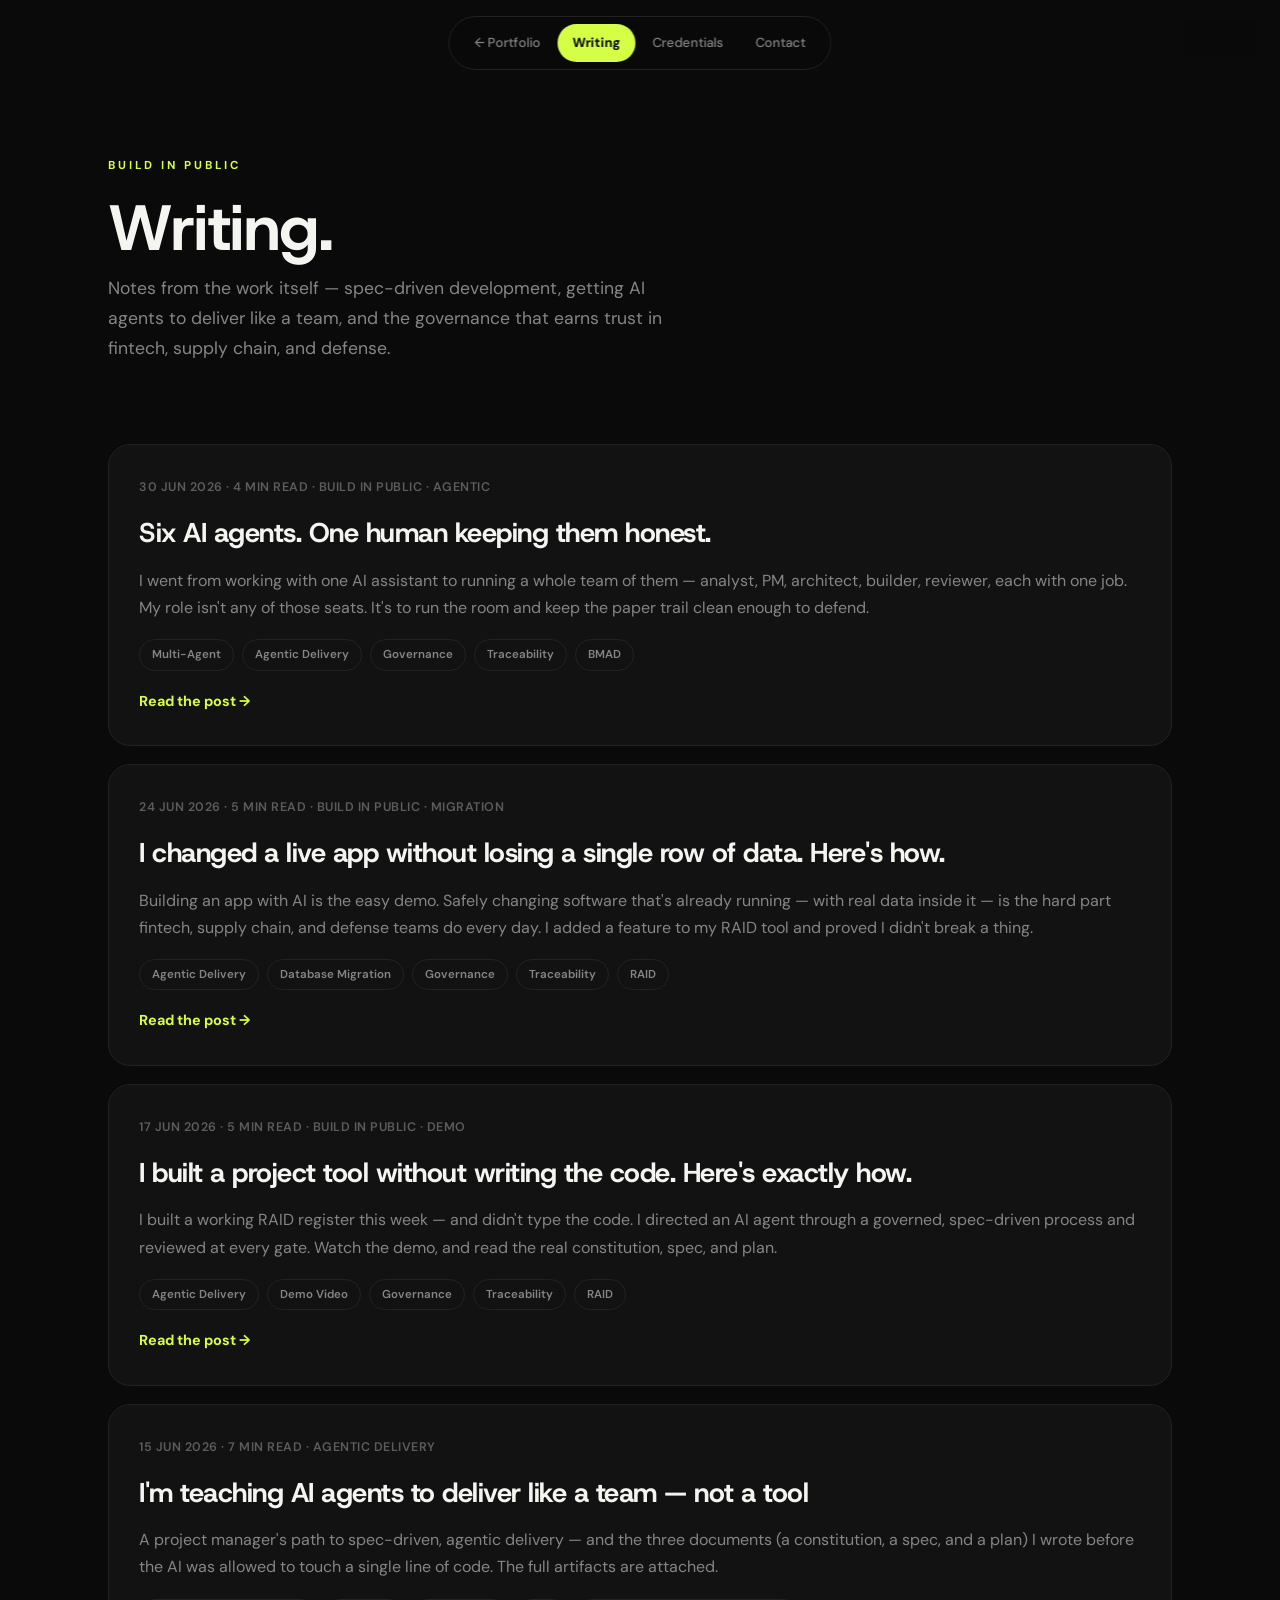
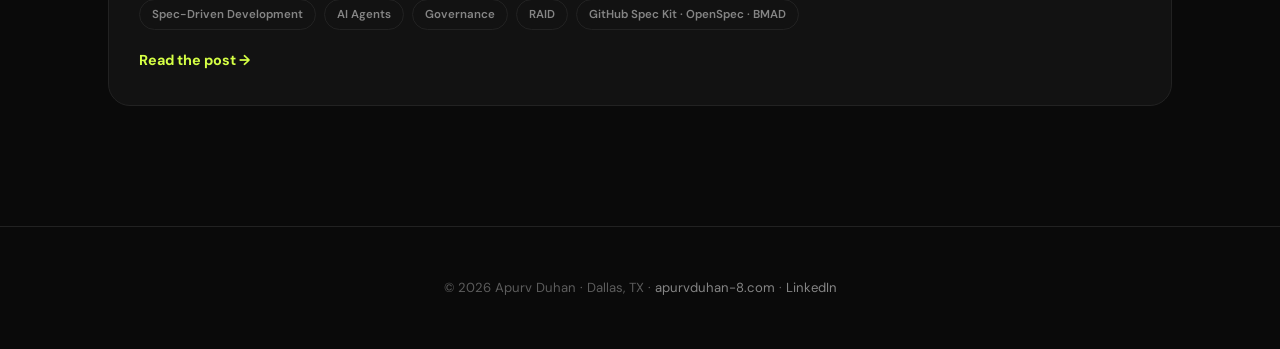
<file: blog/index.html>
<!DOCTYPE html>
<html lang="en" data-theme="dark"><head>
<meta charset="UTF-8"><meta name="viewport" content="width=device-width,initial-scale=1.0">
<title>Writing — Apurv Duhan | Spec-driven & agentic delivery</title>
<meta name="description" content="Notes from Apurv Duhan, PMP — building in public on spec-driven development, agentic AI delivery, and project governance you could hand to a regulator.">
<link rel="canonical" href="https://www.apurvduhan-8.com/blog/">
<meta property="og:title" content="Writing — Apurv Duhan"><meta property="og:description" content="Build-in-public notes on spec-driven, agentic delivery."><meta property="og:type" content="website"><meta property="og:url" content="https://www.apurvduhan-8.com/blog/">
<link rel="preconnect" href="https://fonts.googleapis.com"><link rel="preconnect" href="https://fonts.gstatic.com" crossorigin>
<link href="https://fonts.googleapis.com/css2?family=Host+Grotesk:wght@300..800&family=DM+Sans:opsz,wght@9..40,300..700&display=swap" rel="stylesheet">
<link rel="stylesheet" href="blog.css">
</head><body>

<nav>
  <a href="/">← Portfolio</a>
  <a href="/blog/" class="cta">Writing</a>
  <a href="/#credentials">Credentials</a>
  <a href="/#contact">Contact</a>
</nav>
<button class="theme-switch" id="themeSwitch" aria-label="Toggle theme"><span class="ts-ic ts-sun">☀</span><span class="ts-ic ts-moon">☾</span><span class="ts-knob"></span></button>

<header class="blog-hero"><div class="wrap-wide">
  <span class="eyebrow">Build in public</span>
  <h1>Writing.</h1>
  <p>Notes from the work itself — spec-driven development, getting AI agents to deliver like a team, and the governance that earns trust in fintech, supply chain, and defense.</p>
</div></header>

<main class="wrap-wide">
  <div class="posts">

    <a class="postcard" href="posts/six-ai-agents-one-human.html">
      <div class="meta">30 Jun 2026 · 4 min read · Build in Public · Agentic</div>
      <h2>Six AI agents. One human keeping them honest.</h2>
      <p>I went from working with one AI assistant to running a whole team of them — analyst, PM, architect, builder, reviewer, each with one job. My role isn't any of those seats. It's to run the room and keep the paper trail clean enough to defend.</p>
      <div class="tags">
        <span class="tag">Multi-Agent</span><span class="tag">Agentic Delivery</span>
        <span class="tag">Governance</span><span class="tag">Traceability</span><span class="tag">BMAD</span>
      </div>
      <div class="read">Read the post →</div>
    </a>

    <a class="postcard" href="posts/changed-a-live-app-without-losing-data.html">
      <div class="meta">24 Jun 2026 · 5 min read · Build in Public · Migration</div>
      <h2>I changed a live app without losing a single row of data. Here's how.</h2>
      <p>Building an app with AI is the easy demo. Safely changing software that's already running — with real data inside it — is the hard part fintech, supply chain, and defense teams do every day. I added a feature to my RAID tool and proved I didn't break a thing.</p>
      <div class="tags">
        <span class="tag">Agentic Delivery</span><span class="tag">Database Migration</span>
        <span class="tag">Governance</span><span class="tag">Traceability</span><span class="tag">RAID</span>
      </div>
      <div class="read">Read the post →</div>
    </a>

    <a class="postcard" href="posts/built-a-tool-without-writing-code.html">
      <div class="meta">17 Jun 2026 · 5 min read · Build in Public · Demo</div>
      <h2>I built a project tool without writing the code. Here's exactly how.</h2>
      <p>I built a working RAID register this week — and didn't type the code. I directed an AI agent through a governed, spec-driven process and reviewed at every gate. Watch the demo, and read the real constitution, spec, and plan.</p>
      <div class="tags">
        <span class="tag">Agentic Delivery</span><span class="tag">Demo Video</span>
        <span class="tag">Governance</span><span class="tag">Traceability</span><span class="tag">RAID</span>
      </div>
      <div class="read">Read the post →</div>
    </a>

    <a class="postcard" href="posts/raid-spec-driven-delivery.html">
      <div class="meta">15 Jun 2026 · 7 min read · Agentic Delivery</div>
      <h2>I'm teaching AI agents to deliver like a team — not a tool</h2>
      <p>A project manager's path to spec-driven, agentic delivery — and the three documents (a constitution, a spec, and a plan) I wrote before the AI was allowed to touch a single line of code. The full artifacts are attached.</p>
      <div class="tags">
        <span class="tag">Spec-Driven Development</span><span class="tag">AI Agents</span>
        <span class="tag">Governance</span><span class="tag">RAID</span><span class="tag">GitHub Spec Kit · OpenSpec · BMAD</span>
      </div>
      <div class="read">Read the post →</div>
    </a>

  </div>
</main>

<footer><div class="wrap-wide">
  © 2026 Apurv Duhan · Dallas, TX · <a href="/">apurvduhan-8.com</a> · <a href="https://linkedin.com/in/apurvduhan23" target="_blank" rel="noopener">LinkedIn</a>
</div></footer>

<script src="blog.js"></script>
</body></html>
</file>
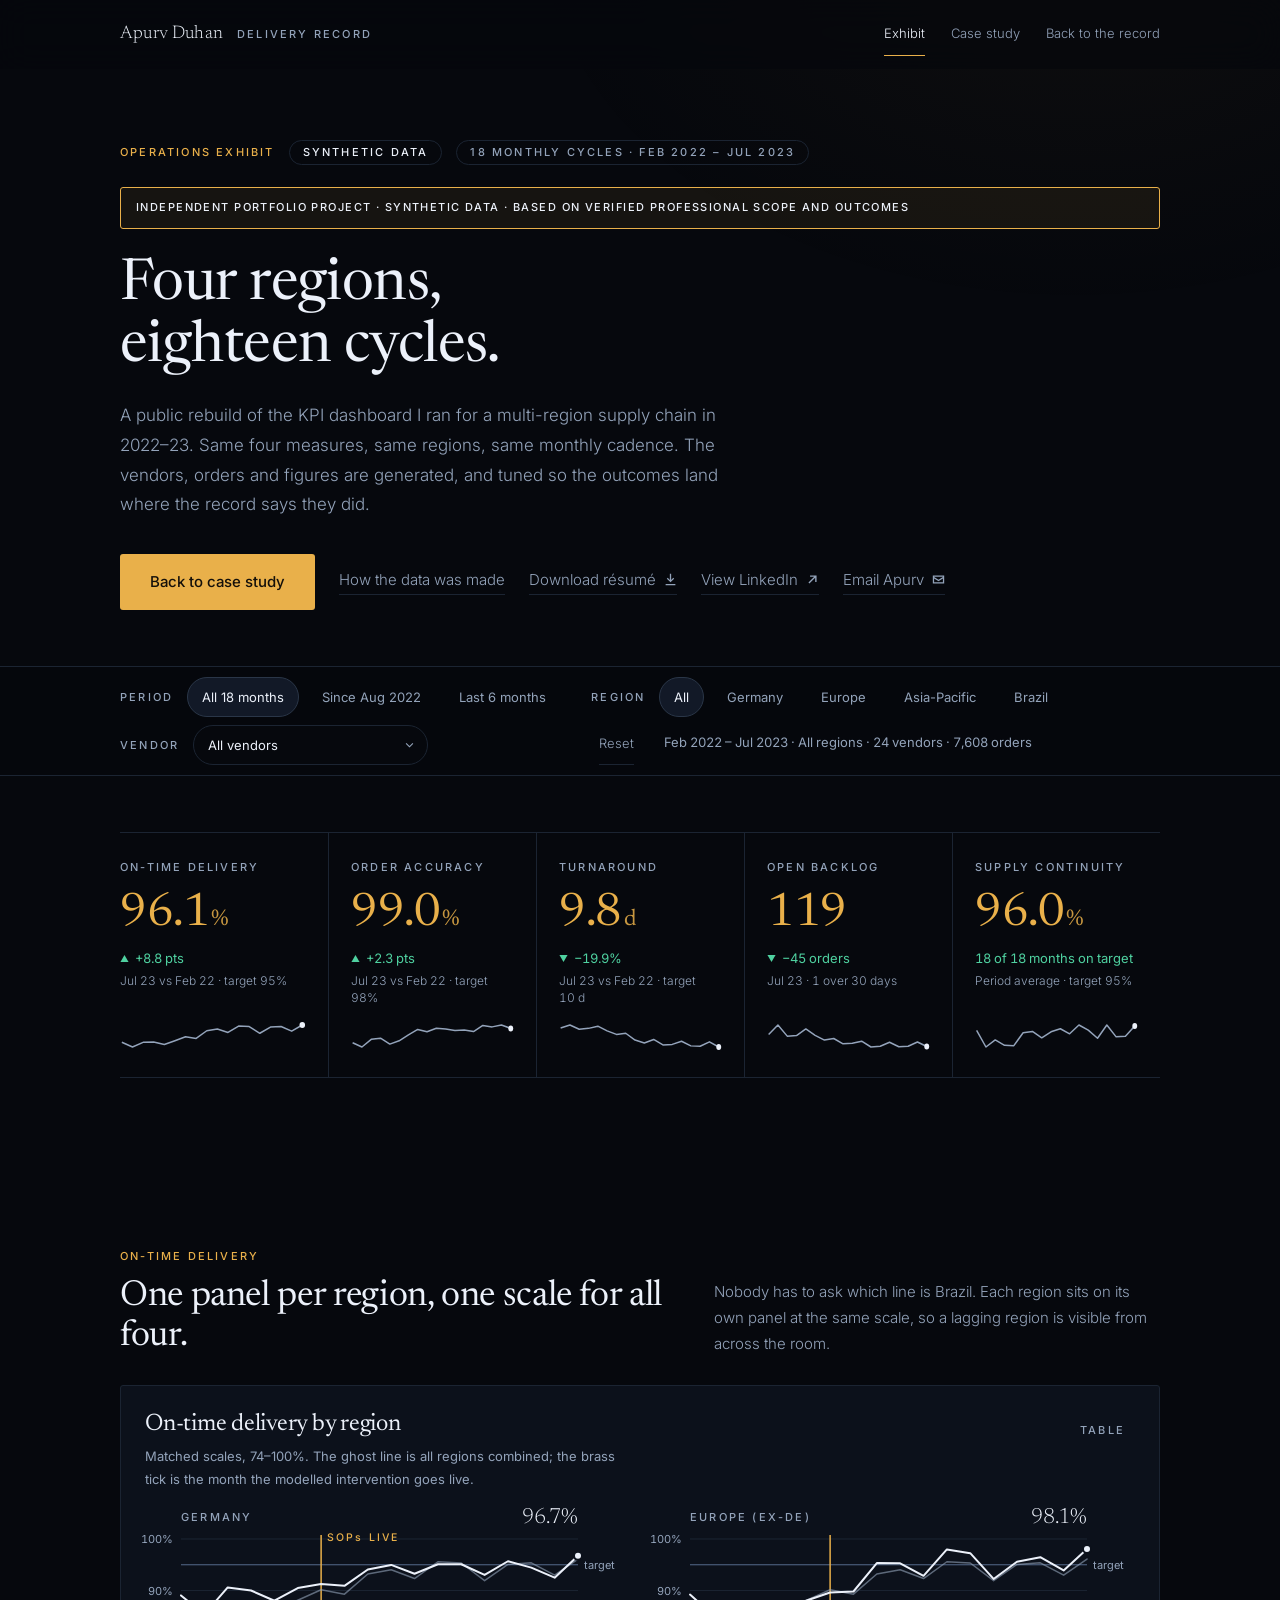
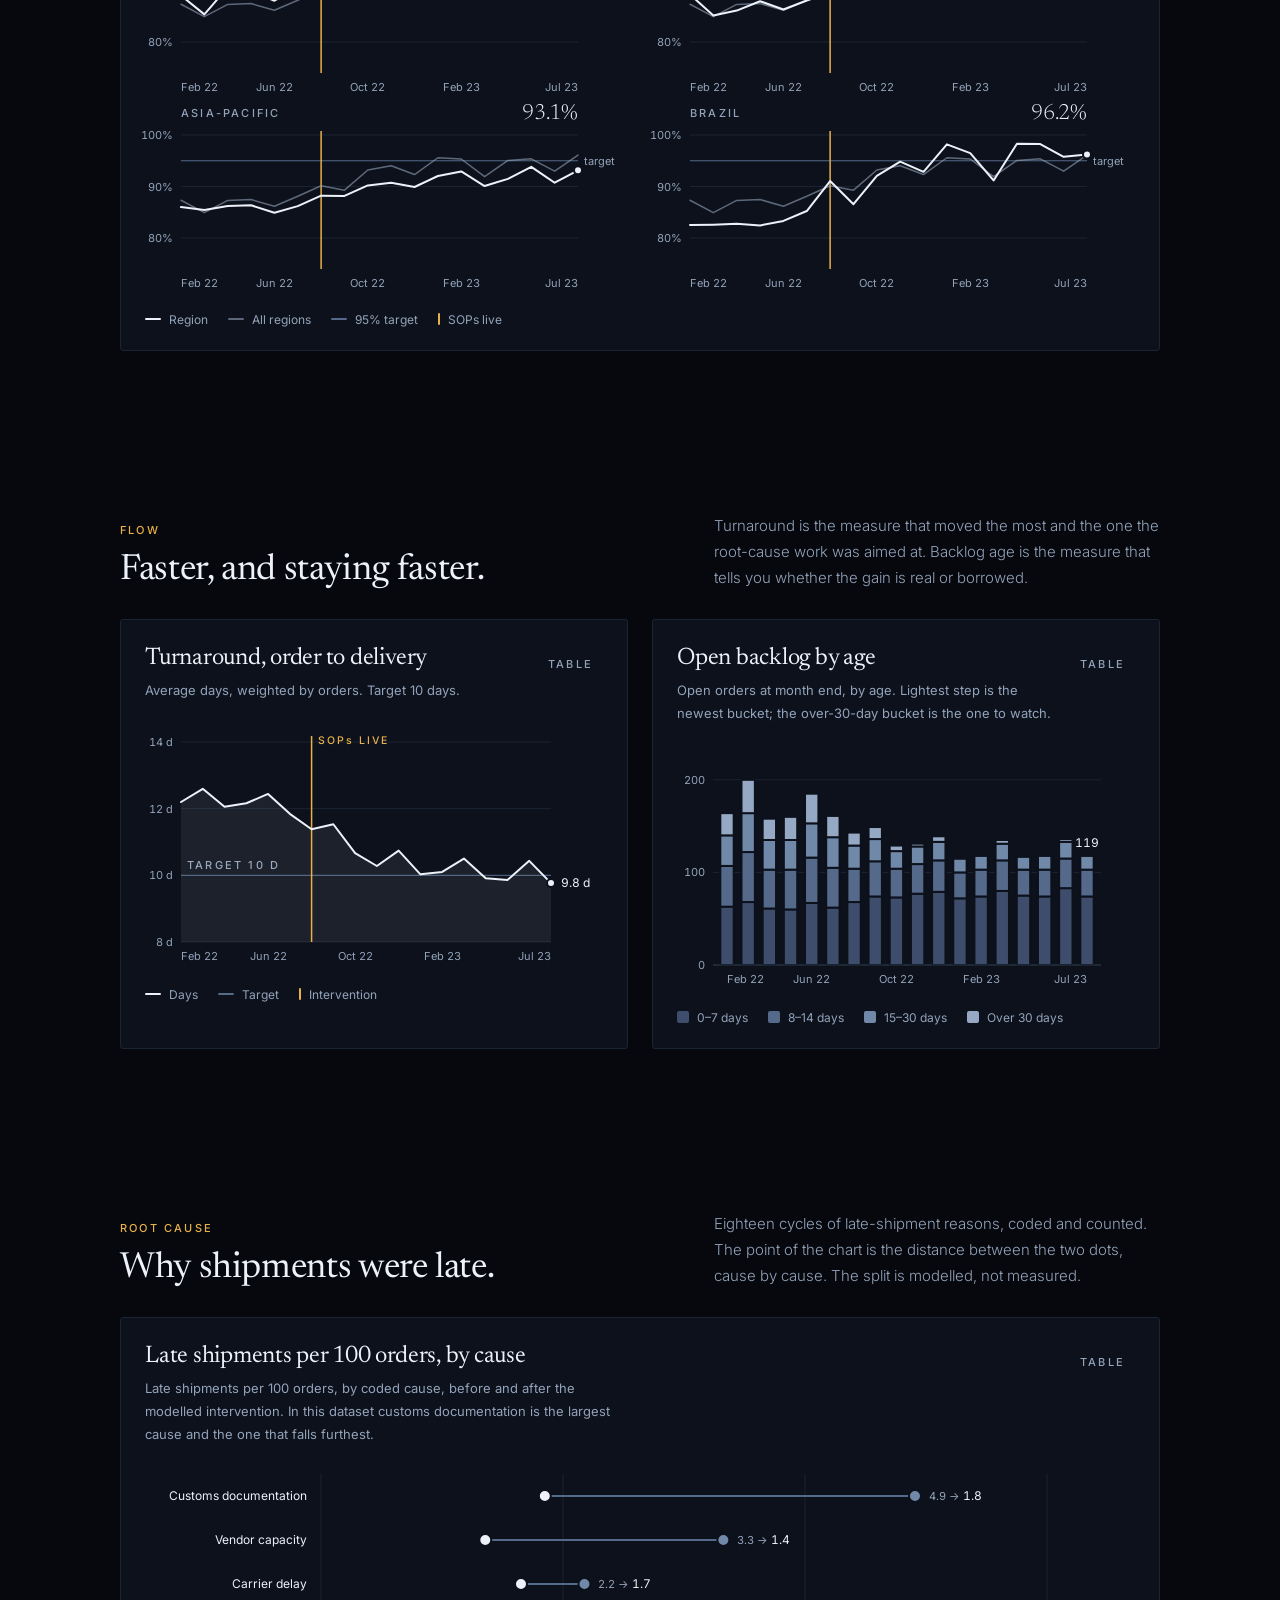
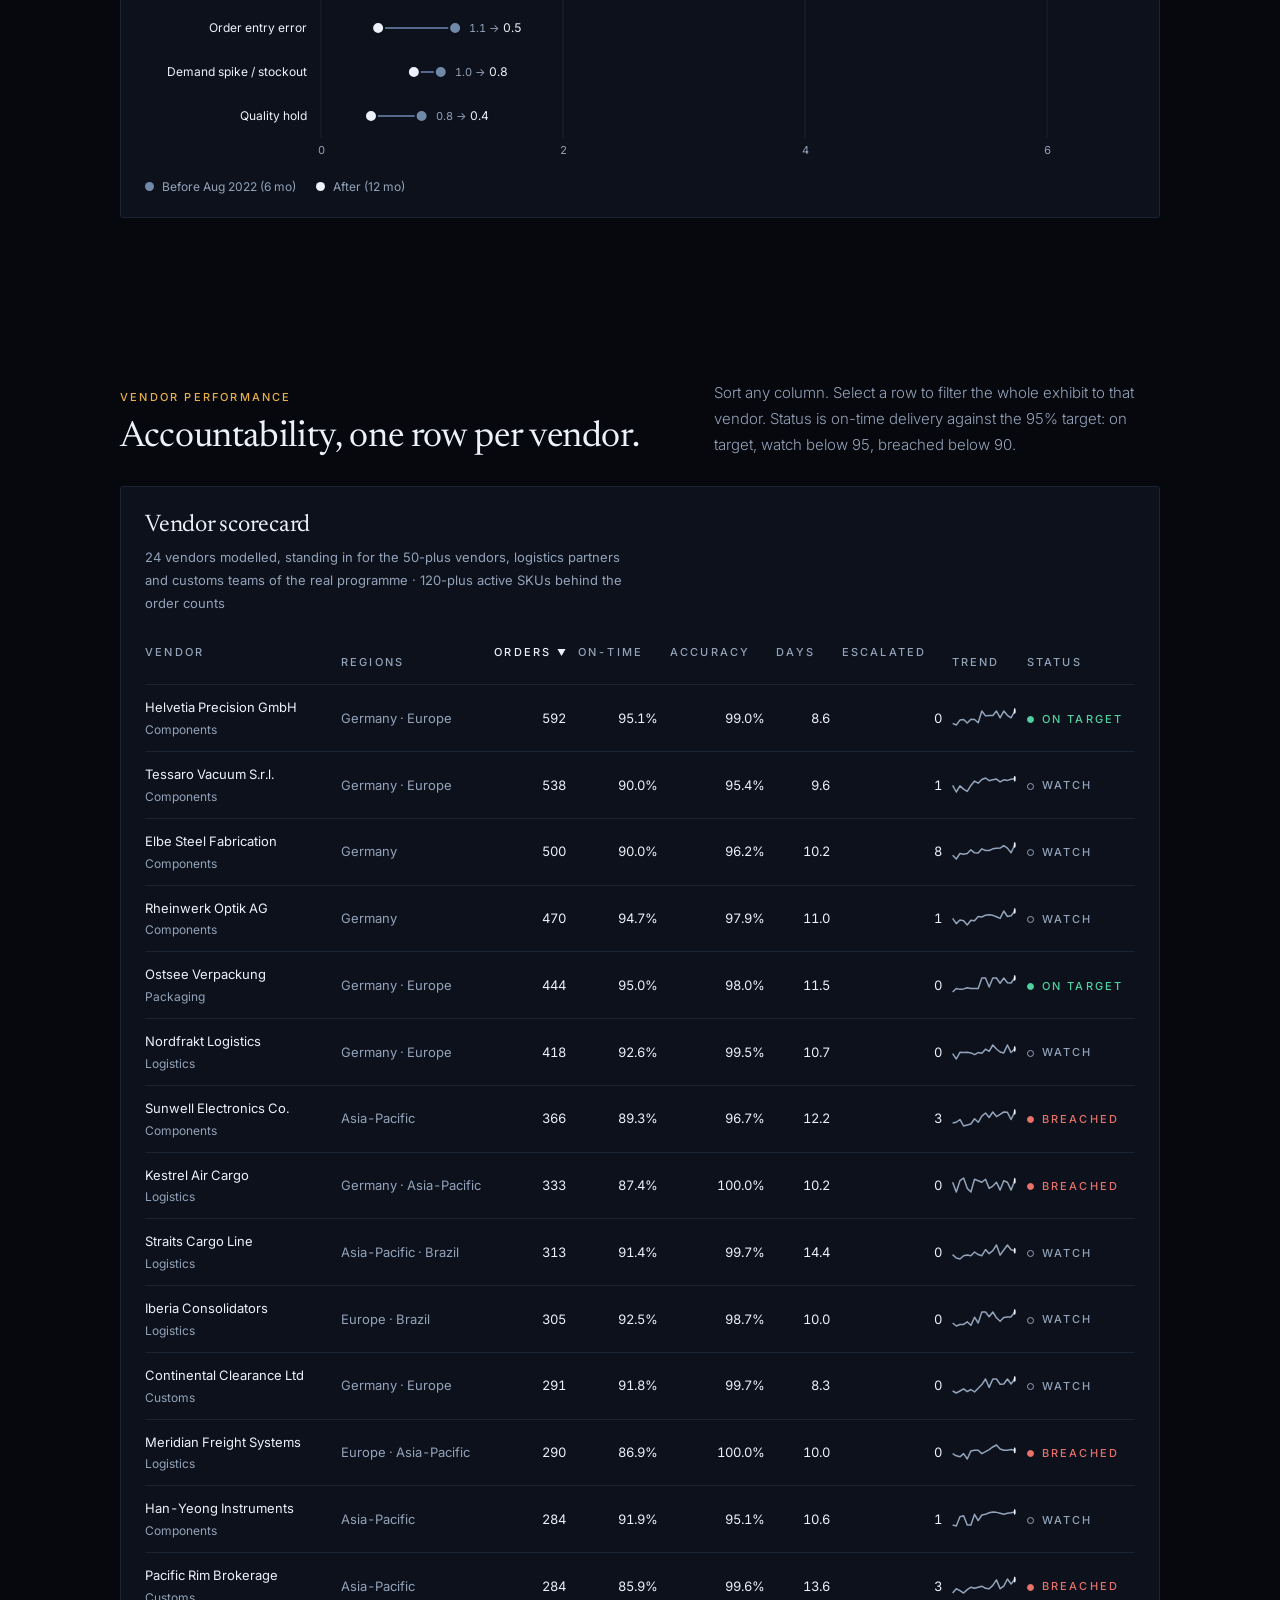
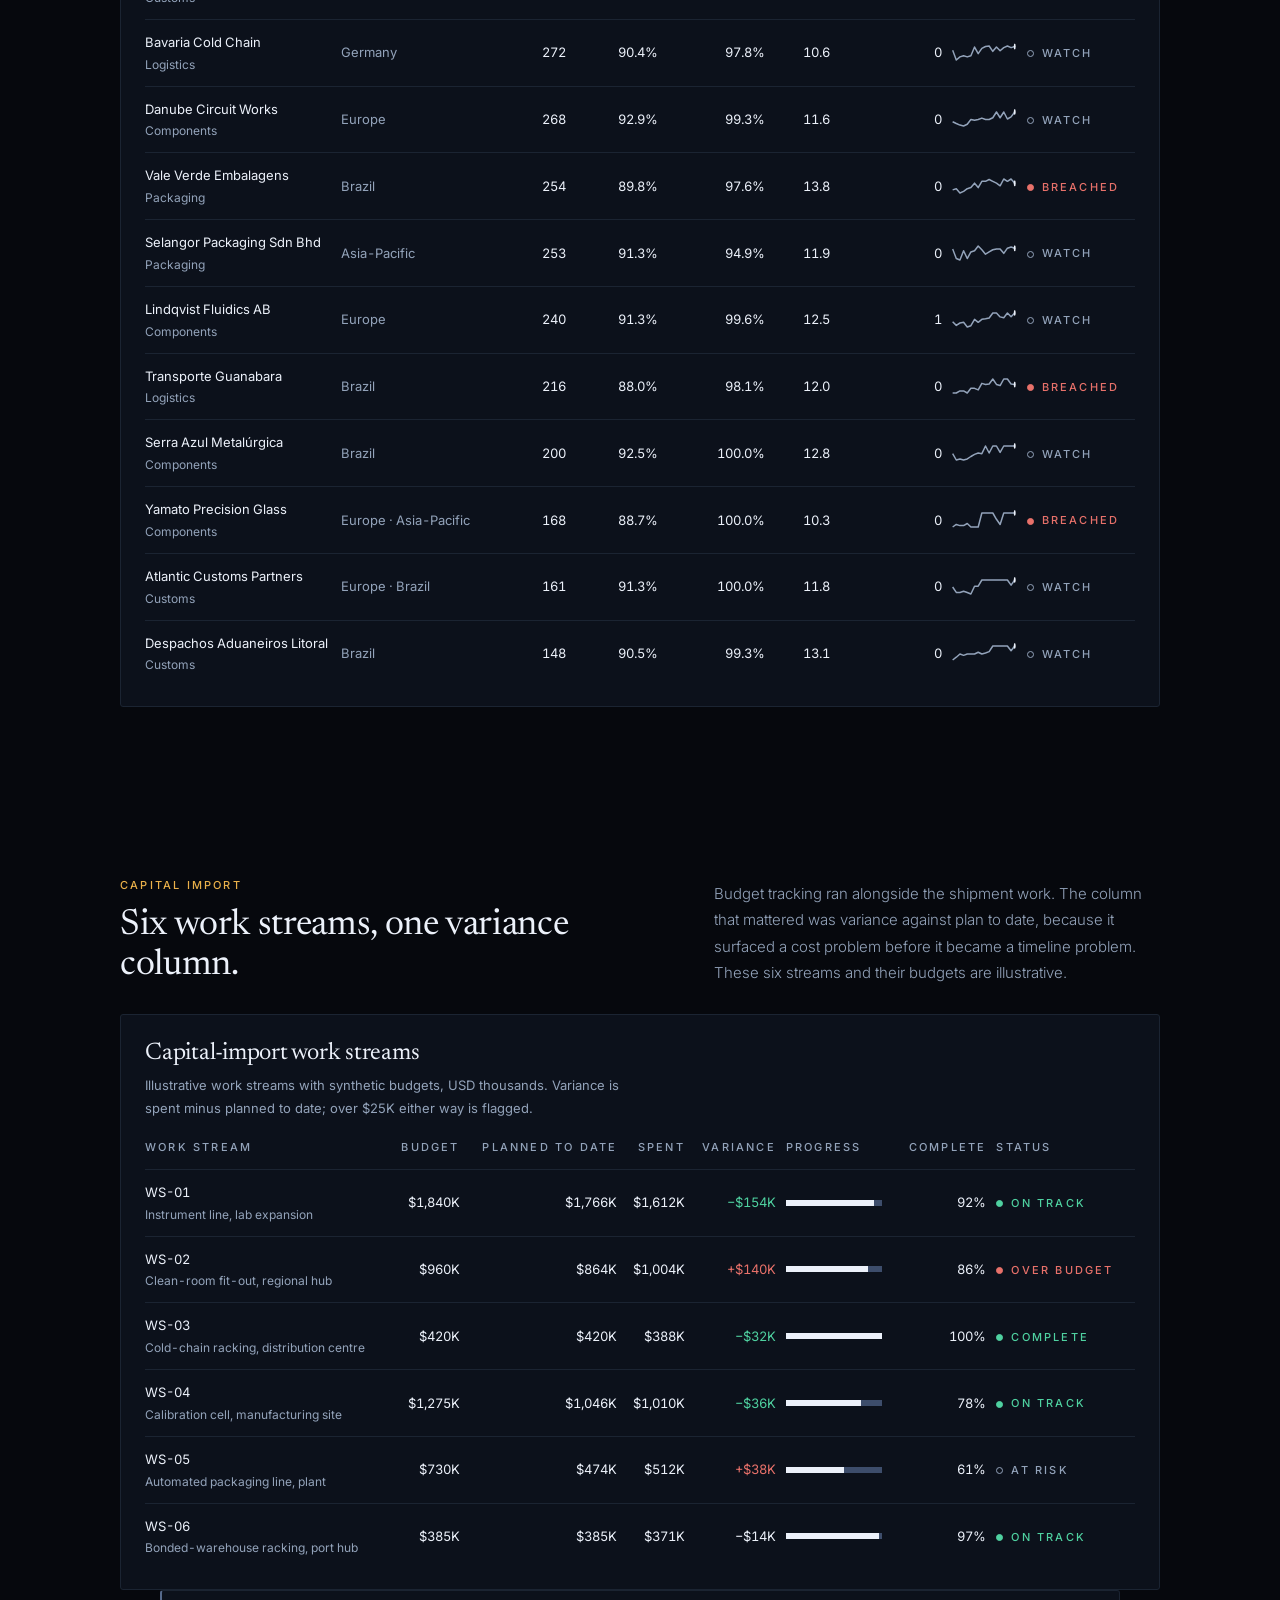
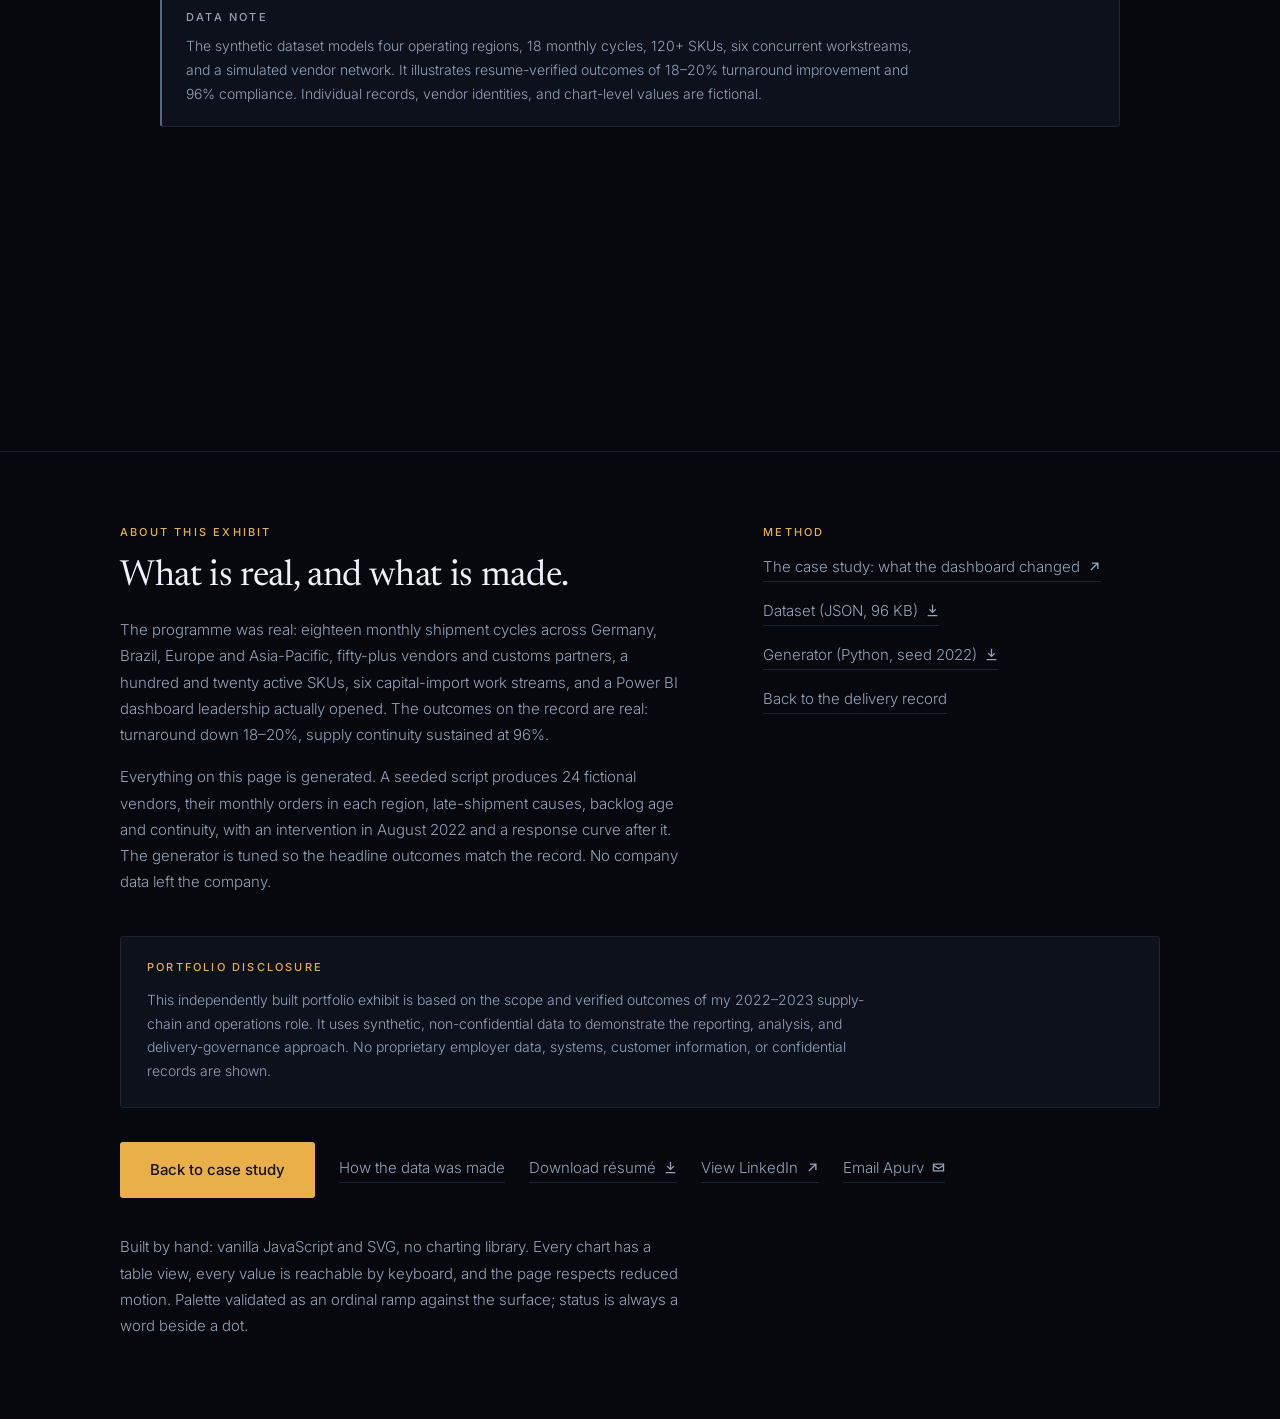
<file: supply-chain/index.html>
<!DOCTYPE html>
<html lang="en"><head>
<meta charset="UTF-8"><meta name="viewport" content="width=device-width,initial-scale=1.0">
<title>Supply-chain operations exhibit — Apurv Duhan</title>
<meta name="description" content="A public rebuild of the multi-region supply-chain KPI dashboard Apurv Duhan ran in 2022–23: on-time delivery, order accuracy, backlog ageing and vendor performance across four regions and eighteen monthly cycles. Synthetic data.">
<meta property="og:title" content="Supply-chain operations exhibit — Apurv Duhan">
<meta property="og:description" content="Four regions, eighteen cycles. On-time delivery, order accuracy, backlog and vendor performance, rebuilt in public with synthetic data.">
<meta property="og:type" content="article">
<link rel="canonical" href="https://www.apurvduhan-8.com/supply-chain/">
<meta property="og:url" content="https://www.apurvduhan-8.com/supply-chain/">
<link rel="icon" href="data:image/svg+xml,%3Csvg xmlns='http://www.w3.org/2000/svg' viewBox='0 0 32 32'%3E%3Crect width='32' height='32' fill='%2306080D'/%3E%3Ctext x='16' y='23' font-family='Georgia,serif' font-size='20' fill='%23E9B04A' text-anchor='middle'%3EA%3C/text%3E%3C/svg%3E">
<link rel="preconnect" href="https://fonts.googleapis.com">
<link rel="preconnect" href="https://fonts.gstatic.com" crossorigin>
<link href="https://fonts.googleapis.com/css2?family=Newsreader:ital,opsz,wght@0,6..72,400;1,6..72,400&family=Inter:wght@300;400;500&display=swap" rel="stylesheet">
<link rel="stylesheet" href="styles.css">
</head><body>
<a class="skip" href="#main">Skip to the exhibit</a>

<nav class="top" aria-label="Site"><div class="wrap">
  <a href="../index.html" class="brand">Apurv Duhan<small>Delivery record</small></a>
  <span class="navlinks">
    <a href="index.html" aria-current="page">Exhibit</a>
    <a href="case-study.html">Case study</a>
    <a href="../index.html#work" class="back">Back to the record</a>
  </span>
</div></nav>

<main id="main">
<header class="xhead"><div class="wrap">
  <div class="kick label rv">
    <span class="eyebrow">Operations exhibit</span>
    <span class="pill syn">Synthetic data</span>
    <span class="pill">18 monthly cycles · Feb 2022 – Jul 2023</span>
  </div>
  <p class="projlabel rv">Independent portfolio project · Synthetic data · Based on verified professional scope and outcomes</p>
  <h1 class="display rv">Four regions, eighteen cycles.</h1>
  <p class="lede rv">A public rebuild of the KPI dashboard I ran for a multi-region supply chain in 2022–23. Same four measures, same regions, same monthly cadence. The vendors, orders and figures are generated, and tuned so the outcomes land where the record says they did.</p>
  <div class="ctarow rv">
    <a class="btn" href="case-study.html">Back to case study</a>
  <a class="qlink" href="#about">How the data was made</a>
    <a class="qlink" href="../Apurv_Duhan_Resume.pdf" download>Download résumé <svg viewBox="0 0 16 16" aria-hidden="true"><path d="M8 11.5 3.5 7l1.1-1.1L7.2 8.5V1h1.6v7.5l2.6-2.6L12.5 7 8 11.5zM2 13.4h12V15H2v-1.6z"/></svg></a>
    <a class="qlink" href="https://linkedin.com/in/apurvduhan23" target="_blank" rel="noopener">View LinkedIn <svg viewBox="0 0 16 16" aria-hidden="true"><path d="M5 3h8v8h-1.7V5.9L4.2 13 3 11.8l7.1-7.1H5V3z"/></svg></a>
    <a class="qlink" href="mailto:apurvduhan23@gmail.com">Email Apurv <svg viewBox="0 0 16 16" aria-hidden="true"><path d="M1 3h14v10H1V3zm1.6 1.6v.3L8 8.4l5.4-3.5v-.3H2.6zm0 2.2v4.6h10.8V6.8L8 10.3 2.6 6.8z"/></svg></a>
  </div>
</div></header>

<div class="filters" role="region" aria-label="Filters"><div class="wrap">
  <div class="fgroup" role="group" aria-label="Period">
    <span class="label">Period</span>
    <button class="chip" data-period="all" aria-pressed="true">All 18 months</button>
    <button class="chip" data-period="post" aria-pressed="false">Since Aug 2022</button>
    <button class="chip" data-period="last6" aria-pressed="false">Last 6 months</button>
  </div>
  <div class="fgroup" role="group" aria-label="Region">
    <span class="label">Region</span>
    <button class="chip" data-region="ALL" aria-pressed="true">All</button>
    <button class="chip" data-region="DE" aria-pressed="false">Germany</button>
    <button class="chip" data-region="EU" aria-pressed="false">Europe</button>
    <button class="chip" data-region="AP" aria-pressed="false">Asia-Pacific</button>
    <button class="chip" data-region="BR" aria-pressed="false">Brazil</button>
  </div>
  <div class="fgroup">
    <label class="label" for="fvendor">Vendor</label>
    <span class="fsel"><select id="fvendor"><option value="ALL">All vendors</option></select>
      <svg viewBox="0 0 16 16" aria-hidden="true"><path d="M8 11 2.5 5.5 3.6 4.4 8 8.8l4.4-4.4 1.1 1.1L8 11z"/></svg></span>
  </div>
  <button class="qlink freset" id="freset" type="button">Reset</button>
  <p class="fsummary" id="fsummary" aria-live="polite"></p>
</div></div>

<section class="first"><div class="wrap">
  <div class="kpis rv" id="kpis" aria-label="Headline measures"></div>
</div></section>

<section><div class="wrap">
  <div class="shead rv">
    <div><span class="label eyebrow">On-time delivery</span>
      <h2 class="head">One panel per region, one scale for all four.</h2></div>
    <p>Nobody has to ask which line is Brazil. Each region sits on its own panel at the same scale, so a lagging region is visible from across the room.</p>
  </div>
  <div class="chart rv" id="sm-card">
    <div class="chead"><div><h3>On-time delivery by region</h3><p id="sm-note"></p></div>
      <div class="ctools"><button class="tbtn" aria-pressed="false" type="button">Table</button></div></div>
    <div class="cbody" aria-label="On-time delivery by region, line charts. Use arrow keys to read values by month."><div class="sm" id="sm"></div><div class="ctable"></div></div>
    <div class="legend"><span><i class="line" style="background:var(--on-surface)"></i>Region</span><span><i class="line" style="background:var(--on-surface-muted);opacity:.6"></i>All regions</span><span><i class="line" style="background:var(--steel-200)"></i>95% target</span><span><i class="ann"></i>SOPs live</span></div>
  </div>
</div></section>

<section><div class="wrap">
  <div class="shead rv">
    <div><span class="label eyebrow">Flow</span>
      <h2 class="head">Faster, and staying faster.</h2></div>
    <p>Turnaround is the measure that moved the most and the one the root-cause work was aimed at. Backlog age is the measure that tells you whether the gain is real or borrowed.</p>
  </div>
  <div class="grid2">
    <div class="chart rv" id="tat-card">
      <div class="chead"><div><h3>Turnaround, order to delivery</h3><p>Average days, weighted by orders. Target 10 days.</p></div>
        <div class="ctools"><button class="tbtn" aria-pressed="false" type="button">Table</button></div></div>
      <div class="cbody" aria-label="Turnaround in days by month, line chart. Use arrow keys to read values by month."><div id="tat"></div><div class="ctable"></div></div>
      <div class="legend"><span><i class="line" style="background:var(--on-surface)"></i>Days</span><span><i class="line" style="background:var(--steel-200)"></i>Target</span><span><i class="ann"></i>Intervention</span></div>
    </div>
    <div class="chart rv" id="bl-card">
      <div class="chead"><div><h3>Open backlog by age</h3><p id="bl-note"></p></div>
        <div class="ctools"><button class="tbtn" aria-pressed="false" type="button">Table</button></div></div>
      <div class="cbody" aria-label="Open backlog by age bucket, stacked columns by month. Use arrow keys to read values by month."><div id="bl"></div><div class="ctable"></div></div>
      <div class="legend"></div>
    </div>
  </div>
</div></section>

<section><div class="wrap">
  <div class="shead rv">
    <div><span class="label eyebrow">Root cause</span>
      <h2 class="head">Why shipments were late.</h2></div>
    <p>Eighteen cycles of late-shipment reasons, coded and counted. The point of the chart is the distance between the two dots, cause by cause. The split is modelled, not measured.</p>
  </div>
  <div class="chart rv" id="cz-card">
    <div class="chead"><div><h3>Late shipments per 100 orders, by cause</h3><p id="cz-note"></p></div>
      <div class="ctools"><button class="tbtn" aria-pressed="false" type="button">Table</button></div></div>
    <div class="cbody" aria-label="Late shipments per 100 orders by cause, before and after. Use arrow keys to read values by cause."><div id="cz"></div><div class="ctable"></div></div>
    <div class="legend"></div>
  </div>
</div></section>

<section><div class="wrap">
  <div class="shead rv">
    <div><span class="label eyebrow">Vendor performance</span>
      <h2 class="head">Accountability, one row per vendor.</h2></div>
    <p>Sort any column. Select a row to filter the whole exhibit to that vendor. Status is on-time delivery against the 95% target: on target, watch below 95, breached below 90.</p>
  </div>
  <div class="chart rv">
    <div class="chead"><div><h3>Vendor scorecard</h3><p id="vt-count"></p></div></div>
    <div class="tscroll">
    <table class="dt" id="vt">
      <thead><tr>
        <th scope="col" data-key="name"><button type="button">Vendor <svg viewBox="0 0 10 10" aria-hidden="true"><path d="M5 9 .5 1h9z"/></svg></button></th>
        <th scope="col" class="hide-sm hide-md">Regions</th>
        <th scope="col" class="r" data-key="n"><button type="button">Orders <svg viewBox="0 0 10 10" aria-hidden="true"><path d="M5 9 .5 1h9z"/></svg></button></th>
        <th scope="col" class="r" data-key="otd"><button type="button">On-time <svg viewBox="0 0 10 10" aria-hidden="true"><path d="M5 9 .5 1h9z"/></svg></button></th>
        <th scope="col" class="r hide-sm hide-md" data-key="accp"><button type="button">Accuracy <svg viewBox="0 0 10 10" aria-hidden="true"><path d="M5 9 .5 1h9z"/></svg></button></th>
        <th scope="col" class="r" data-key="tat"><button type="button">Days <svg viewBox="0 0 10 10" aria-hidden="true"><path d="M5 9 .5 1h9z"/></svg></button></th>
        <th scope="col" class="r hide-sm" data-key="esc"><button type="button">Escalated <svg viewBox="0 0 10 10" aria-hidden="true"><path d="M5 9 .5 1h9z"/></svg></button></th>
        <th scope="col" class="hide-sm">Trend</th>
        <th scope="col">Status</th>
      </tr></thead>
      <tbody></tbody>
    </table>
    </div>
  </div>
</div></section>

<section><div class="wrap">
  <div class="shead rv">
    <div><span class="label eyebrow">Capital import</span>
      <h2 class="head">Six work streams, one variance column.</h2></div>
    <p>Budget tracking ran alongside the shipment work. The column that mattered was variance against plan to date, because it surfaced a cost problem before it became a timeline problem. These six streams and their budgets are illustrative.</p>
  </div>
  <div class="chart rv">
    <div class="chead"><div><h3>Capital-import work streams</h3><p>Illustrative work streams with synthetic budgets, USD thousands. Variance is spent minus planned to date; over $25K either way is flagged.</p></div></div>
    <div class="tscroll">
    <table class="dt" id="ws">
      <thead><tr>
        <th scope="col">Work stream</th><th scope="col" class="r">Budget</th><th scope="col" class="r hide-sm hide-md">Planned to date</th>
        <th scope="col" class="r">Spent</th><th scope="col" class="r">Variance</th><th scope="col" class="hide-sm">Progress</th><th scope="col" class="r">Complete</th><th scope="col">Status</th>
      </tr></thead>
      <tbody></tbody>
    </table>
    </div>
  </div>
<section><div class="wrap">
  <div class="datanote rv">
    <span class="label">Data note</span>
    <p>The synthetic dataset models four operating regions, 18 monthly cycles, 120+ SKUs, six concurrent workstreams, and a simulated vendor network. It illustrates resume-verified outcomes of 18–20% turnaround improvement and 96% compliance. Individual records, vendor identities, and chart-level values are fictional.</p>
  </div>
</div></section>
</div></section>
</main>

<footer class="about" id="about"><div class="wrap">
  <div class="cols">
    <div>
      <span class="label eyebrow">About this exhibit</span>
      <h2 class="head">What is real, and what is made.</h2>
      <p>The programme was real: eighteen monthly shipment cycles across Germany, Brazil, Europe and Asia-Pacific, fifty-plus vendors and customs partners, a hundred and twenty active SKUs, six capital-import work streams, and a Power BI dashboard leadership actually opened. The outcomes on the record are real: turnaround down 18–20%, supply continuity sustained at 96%.</p>
      <p>Everything on this page is generated. A seeded script produces 24 fictional vendors, their monthly orders in each region, late-shipment causes, backlog age and continuity, with an intervention in August 2022 and a response curve after it. The generator is tuned so the headline outcomes match the record. No company data left the company.</p>
    </div>
    <div>
      <span class="label eyebrow">Method</span>
      <ul>
        <li><a class="qlink" href="case-study.html">The case study: what the dashboard changed
          <svg viewBox="0 0 16 16" aria-hidden="true"><path d="M5 3h8v8h-1.7V5.9L4.2 13 3 11.8l7.1-7.1H5V3z"/></svg></a></li>
        <li><a class="qlink" href="data.json" download>Dataset (JSON, 96 KB)
          <svg viewBox="0 0 16 16" aria-hidden="true"><path d="M8 11.5 3.5 7l1.1-1.1L7.2 8.5V1h1.6v7.5l2.6-2.6L12.5 7 8 11.5zM2 13.4h12V15H2v-1.6z"/></svg></a></li>
        <li><a class="qlink" href="generate_data.py" download>Generator (Python, seed 2022)
          <svg viewBox="0 0 16 16" aria-hidden="true"><path d="M8 11.5 3.5 7l1.1-1.1L7.2 8.5V1h1.6v7.5l2.6-2.6L12.5 7 8 11.5zM2 13.4h12V15H2v-1.6z"/></svg></a></li>
        <li><a class="qlink" href="../index.html#work">Back to the delivery record</a></li>
      </ul>
    </div>
  </div>
  <div class="disclose">
    <span class="label eyebrow">Portfolio disclosure</span>
    <p>This independently built portfolio exhibit is based on the scope and verified outcomes of my 2022–2023 supply-chain and operations role. It uses synthetic, non-confidential data to demonstrate the reporting, analysis, and delivery-governance approach. No proprietary employer data, systems, customer information, or confidential records are shown.</p>
  </div>
  <div class="ctarow rv">
    <a class="btn" href="case-study.html">Back to case study</a>
  <a class="qlink" href="#about">How the data was made</a>
    <a class="qlink" href="../Apurv_Duhan_Resume.pdf" download>Download résumé <svg viewBox="0 0 16 16" aria-hidden="true"><path d="M8 11.5 3.5 7l1.1-1.1L7.2 8.5V1h1.6v7.5l2.6-2.6L12.5 7 8 11.5zM2 13.4h12V15H2v-1.6z"/></svg></a>
    <a class="qlink" href="https://linkedin.com/in/apurvduhan23" target="_blank" rel="noopener">View LinkedIn <svg viewBox="0 0 16 16" aria-hidden="true"><path d="M5 3h8v8h-1.7V5.9L4.2 13 3 11.8l7.1-7.1H5V3z"/></svg></a>
    <a class="qlink" href="mailto:apurvduhan23@gmail.com">Email Apurv <svg viewBox="0 0 16 16" aria-hidden="true"><path d="M1 3h14v10H1V3zm1.6 1.6v.3L8 8.4l5.4-3.5v-.3H2.6zm0 2.2v4.6h10.8V6.8L8 10.3 2.6 6.8z"/></svg></a>
  </div>

  <p class="fine">Built by hand: vanilla JavaScript and SVG, no charting library. Every chart has a table view, every value is reachable by keyboard, and the page respects reduced motion. Palette validated as an ordinal ramp against the surface; status is always a word beside a dot.</p>
</div></footer>

<script src="data.js"></script>
<script src="app.js" defer></script>
</body></html>
</file>
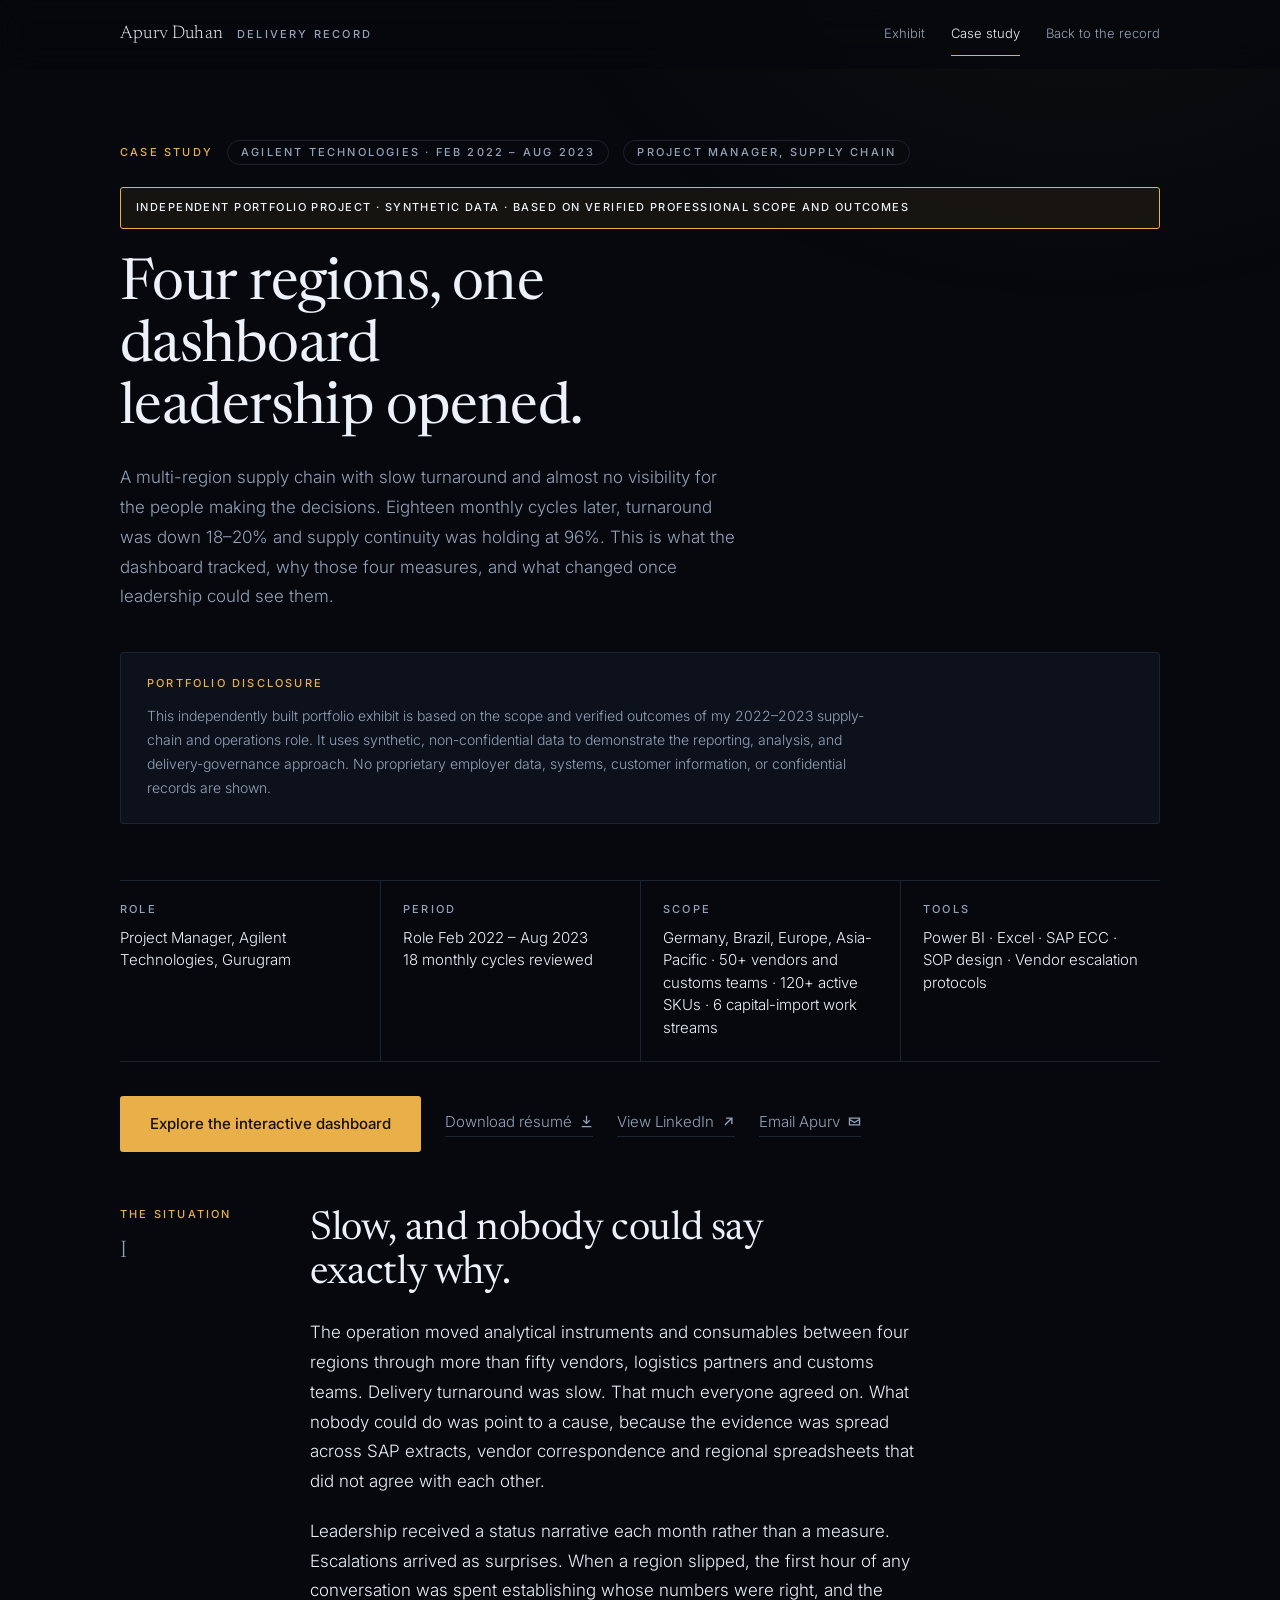
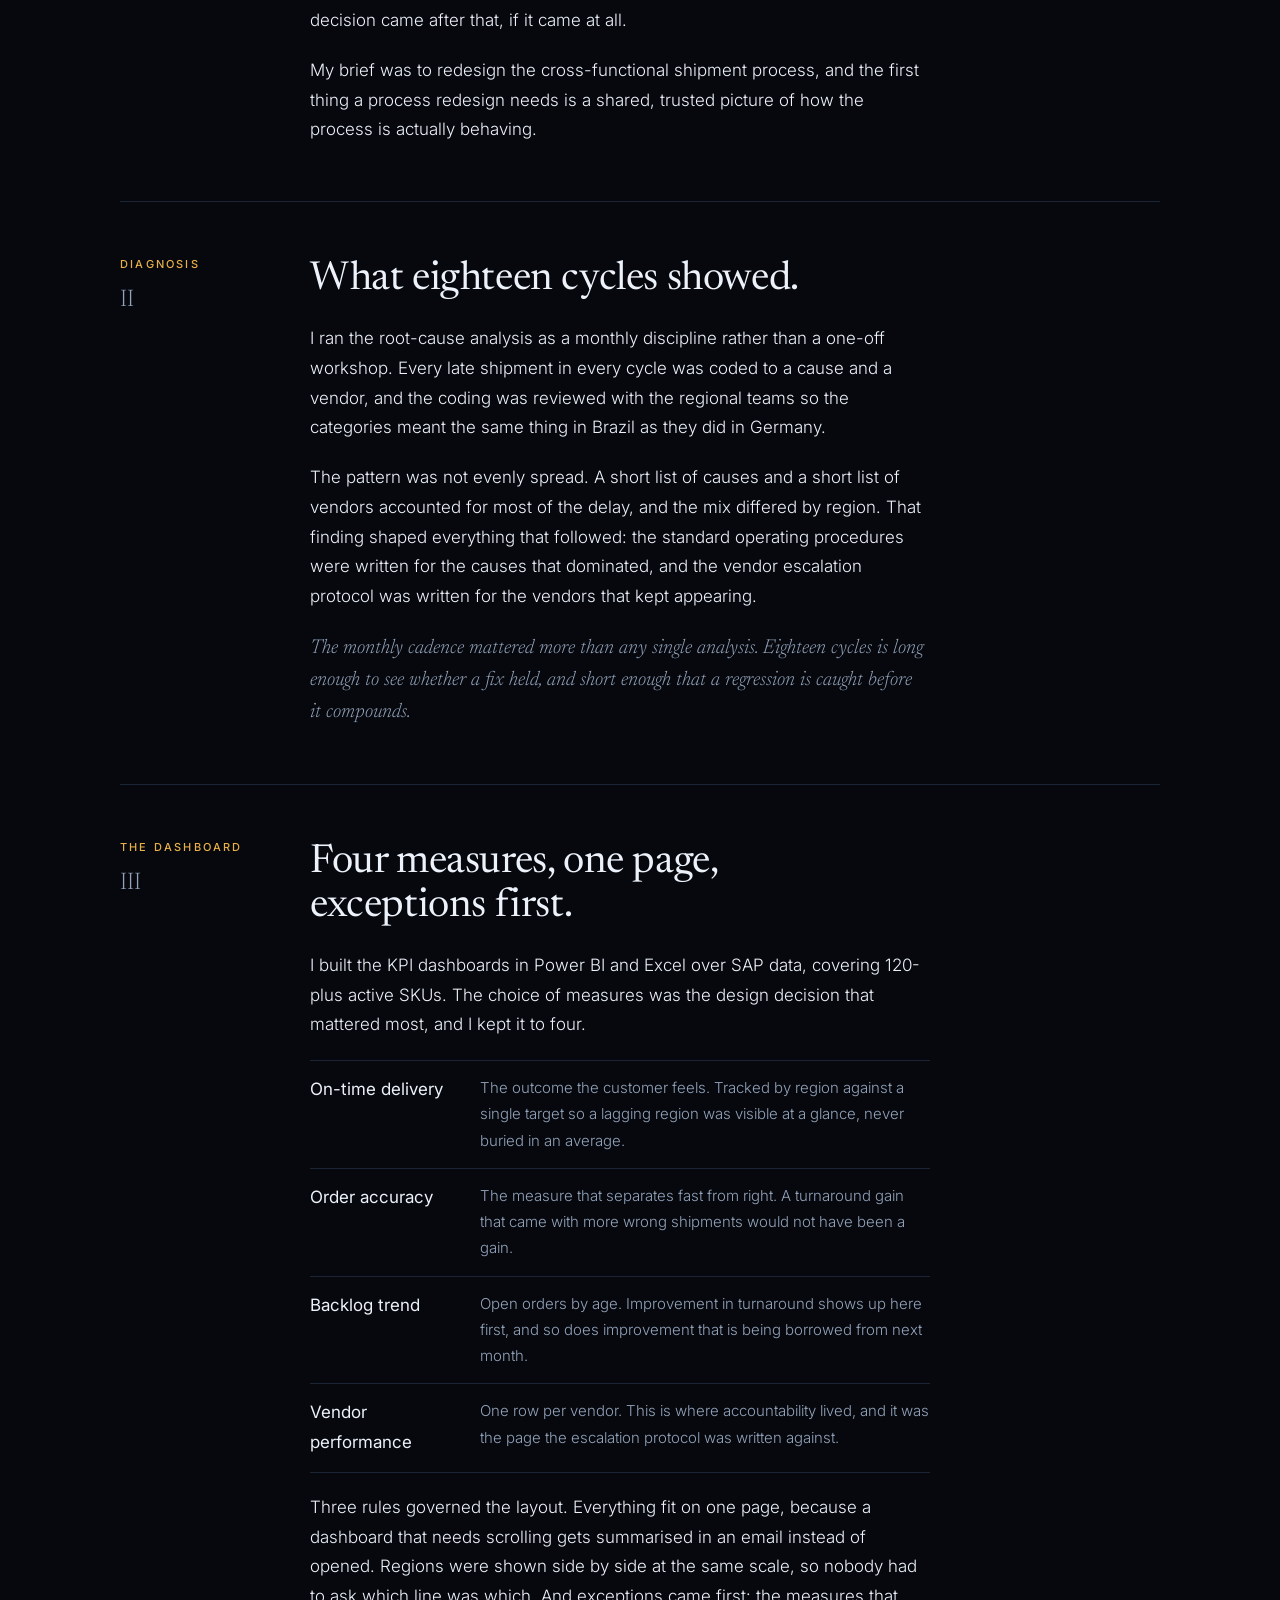
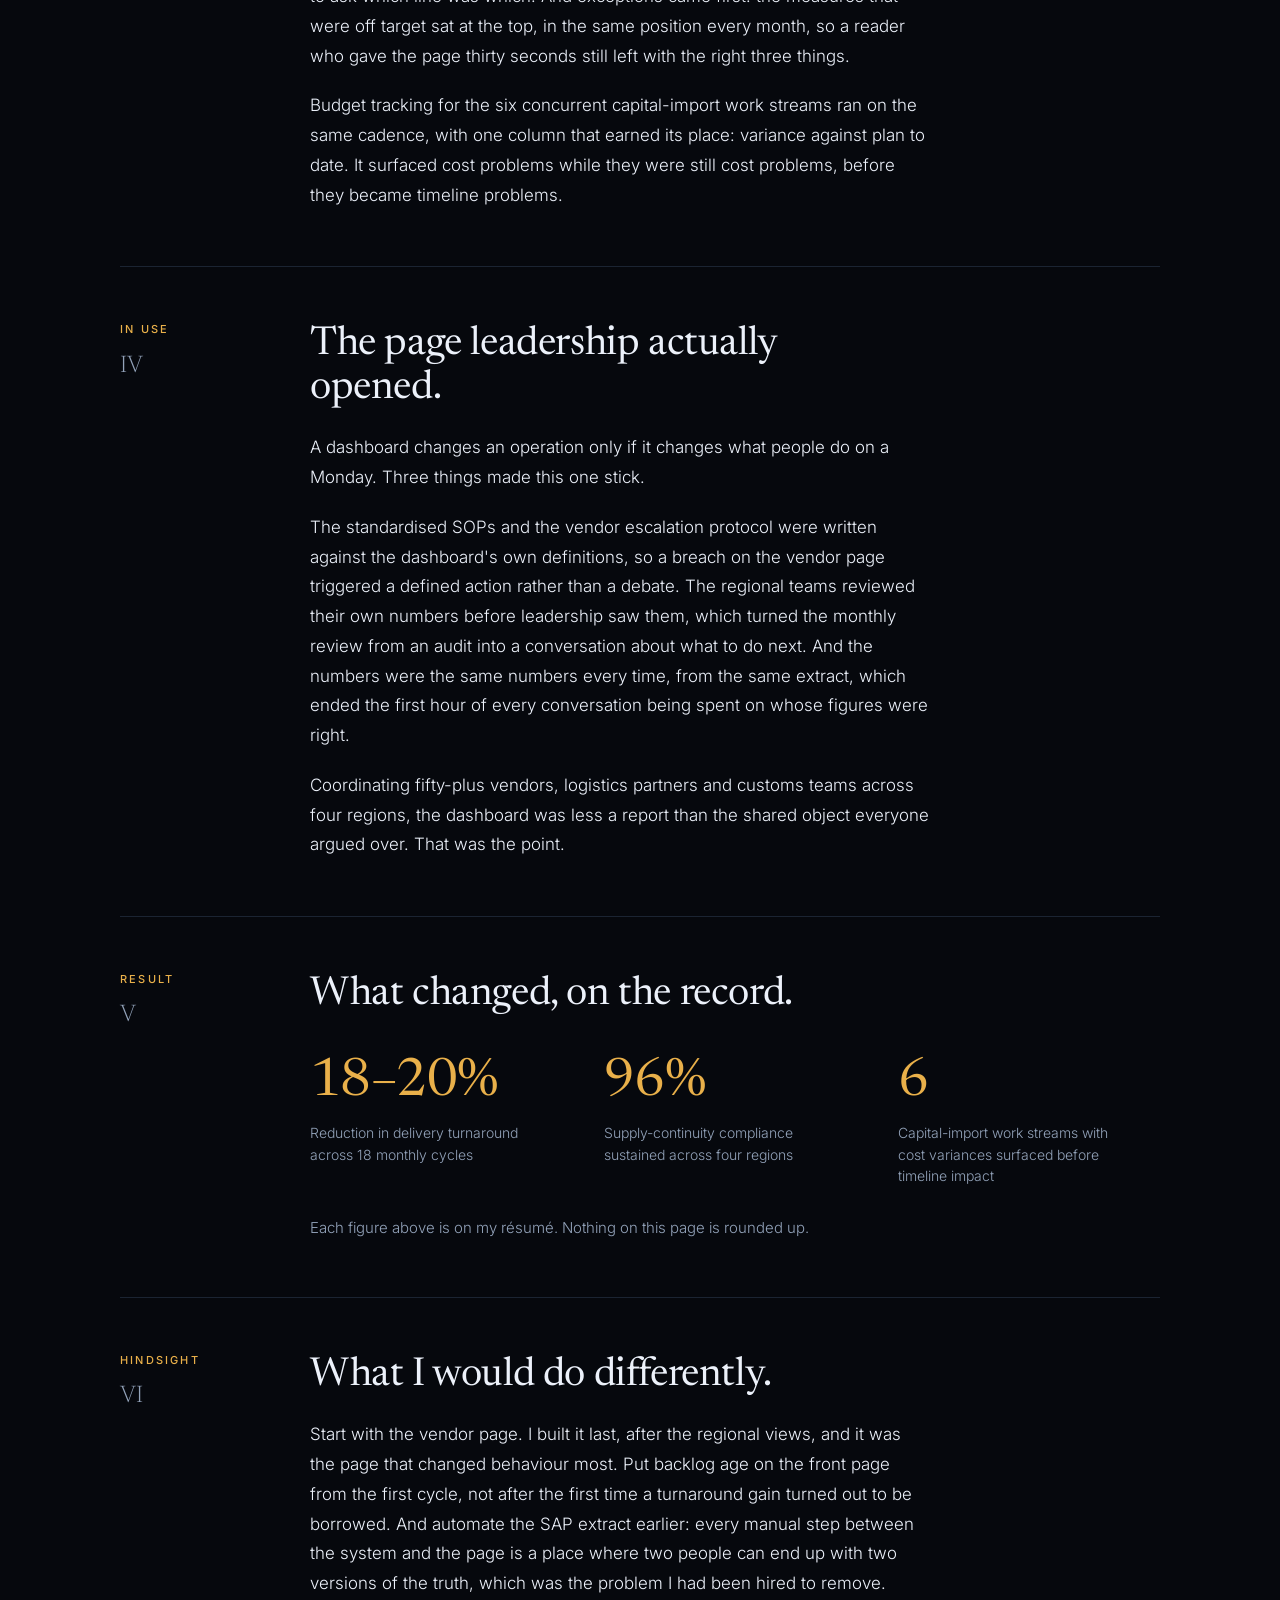
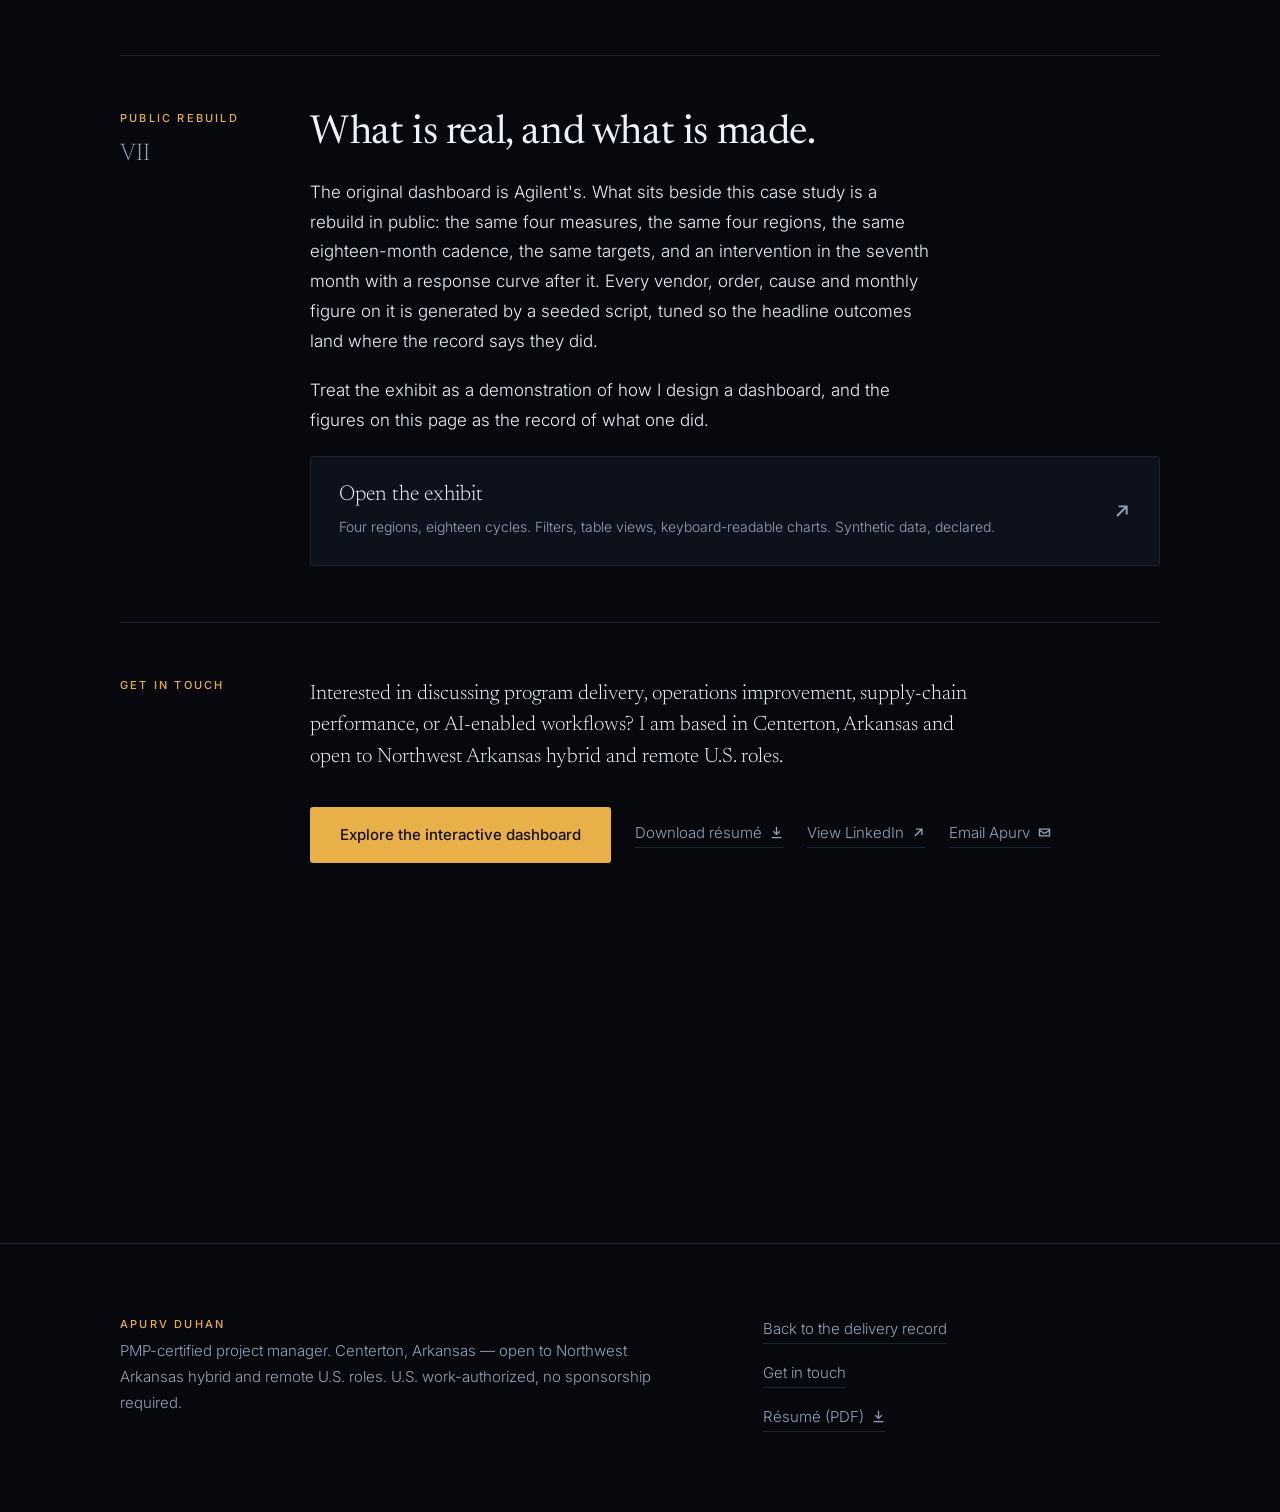
<file: supply-chain/case-study.html>
<!DOCTYPE html>
<html lang="en"><head>
<meta charset="UTF-8"><meta name="viewport" content="width=device-width,initial-scale=1.0">
<title>Four regions, one dashboard leadership opened — Apurv Duhan</title>
<meta name="description" content="Case study: how a KPI dashboard for a four-region supply chain at Agilent Technologies cut delivery turnaround 18–20% across 18 monthly cycles and held supply continuity at 96%.">
<meta property="og:title" content="Four regions, one dashboard leadership opened — Apurv Duhan">
<meta property="og:description" content="Supply-chain case study: root-cause analysis across 18 monthly cycles, a Power BI dashboard leadership actually opened, turnaround down 18–20%.">
<meta property="og:type" content="article">
<link rel="canonical" href="https://www.apurvduhan-8.com/supply-chain/case-study.html">
<meta property="og:url" content="https://www.apurvduhan-8.com/supply-chain/case-study.html">
<link rel="icon" href="data:image/svg+xml,%3Csvg xmlns='http://www.w3.org/2000/svg' viewBox='0 0 32 32'%3E%3Crect width='32' height='32' fill='%2306080D'/%3E%3Ctext x='16' y='23' font-family='Georgia,serif' font-size='20' fill='%23E9B04A' text-anchor='middle'%3EA%3C/text%3E%3C/svg%3E">
<link rel="preconnect" href="https://fonts.googleapis.com">
<link rel="preconnect" href="https://fonts.gstatic.com" crossorigin>
<link href="https://fonts.googleapis.com/css2?family=Newsreader:ital,opsz,wght@0,6..72,400;1,6..72,400&family=Inter:wght@300;400;500&display=swap" rel="stylesheet">
<link rel="stylesheet" href="styles.css">
</head><body class="cs">
<a class="skip" href="#main">Skip to the case study</a>

<nav class="top" aria-label="Site"><div class="wrap">
  <a href="../index.html" class="brand">Apurv Duhan<small>Delivery record</small></a>
  <span class="navlinks">
    <a href="index.html">Exhibit</a>
    <a href="case-study.html" aria-current="page">Case study</a>
    <a href="../index.html#work" class="back">Back to the record</a>
  </span>
</div></nav>

<main id="main">
<header class="xhead"><div class="wrap">
  <div class="kick label rv">
    <span class="eyebrow">Case study</span>
    <span class="pill">Agilent Technologies · Feb 2022 – Aug 2023</span>
    <span class="pill">Project Manager, supply chain</span>
  </div>
  <p class="projlabel rv">Independent portfolio project · Synthetic data · Based on verified professional scope and outcomes</p>
  <h1 class="display rv">Four regions, one dashboard leadership opened.</h1>
  <p class="lede rv">A multi-region supply chain with slow turnaround and almost no visibility for the people making the decisions. Eighteen monthly cycles later, turnaround was down 18–20% and supply continuity was holding at 96%. This is what the dashboard tracked, why those four measures, and what changed once leadership could see them.</p>

  <div class="disclose rv">
    <span class="label eyebrow">Portfolio disclosure</span>
    <p>This independently built portfolio exhibit is based on the scope and verified outcomes of my 2022–2023 supply-chain and operations role. It uses synthetic, non-confidential data to demonstrate the reporting, analysis, and delivery-governance approach. No proprietary employer data, systems, customer information, or confidential records are shown.</p>
  </div>

  <div class="facts rv">
    <div><span class="label">Role</span><div class="v">Project Manager, Agilent Technologies, Gurugram</div></div>
    <div><span class="label">Period</span><div class="v">Role Feb 2022 – Aug 2023<br>18 monthly cycles reviewed</div></div>
    <div><span class="label">Scope</span><div class="v">Germany, Brazil, Europe, Asia-Pacific · 50+ vendors and customs teams · 120+ active SKUs · 6 capital-import work streams</div></div>
    <div><span class="label">Tools</span><div class="v">Power BI · Excel · SAP ECC · SOP design · Vendor escalation protocols</div></div>
  </div>

  <div class="ctarow rv">
    <a class="btn" href="index.html">Explore the interactive dashboard</a>
    <a class="qlink" href="../Apurv_Duhan_Resume.pdf" download>Download résumé <svg viewBox="0 0 16 16" aria-hidden="true"><path d="M8 11.5 3.5 7l1.1-1.1L7.2 8.5V1h1.6v7.5l2.6-2.6L12.5 7 8 11.5zM2 13.4h12V15H2v-1.6z"/></svg></a>
    <a class="qlink" href="https://linkedin.com/in/apurvduhan23" target="_blank" rel="noopener">View LinkedIn <svg viewBox="0 0 16 16" aria-hidden="true"><path d="M5 3h8v8h-1.7V5.9L4.2 13 3 11.8l7.1-7.1H5V3z"/></svg></a>
    <a class="qlink" href="mailto:apurvduhan23@gmail.com">Email Apurv <svg viewBox="0 0 16 16" aria-hidden="true"><path d="M1 3h14v10H1V3zm1.6 1.6v.3L8 8.4l5.4-3.5v-.3H2.6zm0 2.2v4.6h10.8V6.8L8 10.3 2.6 6.8z"/></svg></a>
  </div>
</div></header>

<section><div class="wrap">

<article class="prose rv">
  <div class="rail"><span class="label">The situation</span><div class="n">I</div></div>
  <div>
    <h2>Slow, and nobody could say exactly why.</h2>
    <p>The operation moved analytical instruments and consumables between four regions through more than fifty vendors, logistics partners and customs teams. Delivery turnaround was slow. That much everyone agreed on. What nobody could do was point to a cause, because the evidence was spread across SAP extracts, vendor correspondence and regional spreadsheets that did not agree with each other.</p>
    <p>Leadership received a status narrative each month rather than a measure. Escalations arrived as surprises. When a region slipped, the first hour of any conversation was spent establishing whose numbers were right, and the decision came after that, if it came at all.</p>
    <p>My brief was to redesign the cross-functional shipment process, and the first thing a process redesign needs is a shared, trusted picture of how the process is actually behaving.</p>
  </div>
</article>

<article class="prose rv">
  <div class="rail"><span class="label">Diagnosis</span><div class="n">II</div></div>
  <div>
    <h2>What eighteen cycles showed.</h2>
    <p>I ran the root-cause analysis as a monthly discipline rather than a one-off workshop. Every late shipment in every cycle was coded to a cause and a vendor, and the coding was reviewed with the regional teams so the categories meant the same thing in Brazil as they did in Germany.</p>
    <p>The pattern was not evenly spread. A short list of causes and a short list of vendors accounted for most of the delay, and the mix differed by region. That finding shaped everything that followed: the standard operating procedures were written for the causes that dominated, and the vendor escalation protocol was written for the vendors that kept appearing.</p>
    <div class="aside-note">The monthly cadence mattered more than any single analysis. Eighteen cycles is long enough to see whether a fix held, and short enough that a regression is caught before it compounds.</div>
  </div>
</article>

<article class="prose rv">
  <div class="rail"><span class="label">The dashboard</span><div class="n">III</div></div>
  <div>
    <h2>Four measures, one page, exceptions first.</h2>
    <p>I built the KPI dashboards in Power BI and Excel over SAP data, covering 120-plus active SKUs. The choice of measures was the design decision that mattered most, and I kept it to four.</p>
    <ul>
      <li><b>On-time delivery</b><span>The outcome the customer feels. Tracked by region against a single target so a lagging region was visible at a glance, never buried in an average.</span></li>
      <li><b>Order accuracy</b><span>The measure that separates fast from right. A turnaround gain that came with more wrong shipments would not have been a gain.</span></li>
      <li><b>Backlog trend</b><span>Open orders by age. Improvement in turnaround shows up here first, and so does improvement that is being borrowed from next month.</span></li>
      <li><b>Vendor performance</b><span>One row per vendor. This is where accountability lived, and it was the page the escalation protocol was written against.</span></li>
    </ul>
    <p>Three rules governed the layout. Everything fit on one page, because a dashboard that needs scrolling gets summarised in an email instead of opened. Regions were shown side by side at the same scale, so nobody had to ask which line was which. And exceptions came first: the measures that were off target sat at the top, in the same position every month, so a reader who gave the page thirty seconds still left with the right three things.</p>
    <p>Budget tracking for the six concurrent capital-import work streams ran on the same cadence, with one column that earned its place: variance against plan to date. It surfaced cost problems while they were still cost problems, before they became timeline problems.</p>
  </div>
</article>

<article class="prose rv">
  <div class="rail"><span class="label">In use</span><div class="n">IV</div></div>
  <div>
    <h2>The page leadership actually opened.</h2>
    <p>A dashboard changes an operation only if it changes what people do on a Monday. Three things made this one stick.</p>
    <p>The standardised SOPs and the vendor escalation protocol were written against the dashboard's own definitions, so a breach on the vendor page triggered a defined action rather than a debate. The regional teams reviewed their own numbers before leadership saw them, which turned the monthly review from an audit into a conversation about what to do next. And the numbers were the same numbers every time, from the same extract, which ended the first hour of every conversation being spent on whose figures were right.</p>
    <p>Coordinating fifty-plus vendors, logistics partners and customs teams across four regions, the dashboard was less a report than the shared object everyone argued over. That was the point.</p>
  </div>
</article>

<article class="prose rv">
  <div class="rail"><span class="label">Result</span><div class="n">V</div></div>
  <div>
    <h2>What changed, on the record.</h2>
    <div class="pull">
      <div><div class="fig">18–20%</div><div class="cap">Reduction in delivery turnaround across 18 monthly cycles</div></div>
      <div><div class="fig">96%</div><div class="cap">Supply-continuity compliance sustained across four regions</div></div>
      <div><div class="fig">6</div><div class="cap">Capital-import work streams with cost variances surfaced before timeline impact</div></div>
    </div>
    <p class="muted note-fig">Each figure above is on my résumé. Nothing on this page is rounded up.</p>
  </div>
</article>

<article class="prose rv">
  <div class="rail"><span class="label">Hindsight</span><div class="n">VI</div></div>
  <div>
    <h2>What I would do differently.</h2>
    <p>Start with the vendor page. I built it last, after the regional views, and it was the page that changed behaviour most. Put backlog age on the front page from the first cycle, not after the first time a turnaround gain turned out to be borrowed. And automate the SAP extract earlier: every manual step between the system and the page is a place where two people can end up with two versions of the truth, which was the problem I had been hired to remove.</p>
  </div>
</article>

<article class="prose rv">
  <div class="rail"><span class="label">Public rebuild</span><div class="n">VII</div></div>
  <div>
    <h2>What is real, and what is made.</h2>
    <p>The original dashboard is Agilent's. What sits beside this case study is a rebuild in public: the same four measures, the same four regions, the same eighteen-month cadence, the same targets, and an intervention in the seventh month with a response curve after it. Every vendor, order, cause and monthly figure on it is generated by a seeded script, tuned so the headline outcomes land where the record says they did.</p>
    <p>Treat the exhibit as a demonstration of how I design a dashboard, and the figures on this page as the record of what one did.</p>
    <a class="exhibit-link" href="index.html">
      <span><span class="t">Open the exhibit</span><span class="s">Four regions, eighteen cycles. Filters, table views, keyboard-readable charts. Synthetic data, declared.</span></span>
      <svg viewBox="0 0 16 16" aria-hidden="true"><path d="M5 3h8v8h-1.7V5.9L4.2 13 3 11.8l7.1-7.1H5V3z"/></svg>
    </a>
  </div>
</article>

<article class="prose rv">
  <div class="rail"><span class="label">Get in touch</span></div>
  <div>
    <p class="closing-line">Interested in discussing program delivery, operations improvement, supply-chain performance, or AI-enabled workflows? I am based in Centerton, Arkansas and open to Northwest Arkansas hybrid and remote U.S. roles.</p>
    <div class="ctarow">
    <a class="btn" href="index.html">Explore the interactive dashboard</a>
    <a class="qlink" href="../Apurv_Duhan_Resume.pdf" download>Download résumé <svg viewBox="0 0 16 16" aria-hidden="true"><path d="M8 11.5 3.5 7l1.1-1.1L7.2 8.5V1h1.6v7.5l2.6-2.6L12.5 7 8 11.5zM2 13.4h12V15H2v-1.6z"/></svg></a>
    <a class="qlink" href="https://linkedin.com/in/apurvduhan23" target="_blank" rel="noopener">View LinkedIn <svg viewBox="0 0 16 16" aria-hidden="true"><path d="M5 3h8v8h-1.7V5.9L4.2 13 3 11.8l7.1-7.1H5V3z"/></svg></a>
    <a class="qlink" href="mailto:apurvduhan23@gmail.com">Email Apurv <svg viewBox="0 0 16 16" aria-hidden="true"><path d="M1 3h14v10H1V3zm1.6 1.6v.3L8 8.4l5.4-3.5v-.3H2.6zm0 2.2v4.6h10.8V6.8L8 10.3 2.6 6.8z"/></svg></a>
    </div>
  </div>
</article>

</div></section>
</main>

<footer class="about"><div class="wrap">
  <div class="cols">
    <div>
      <span class="label eyebrow">Apurv Duhan</span>
      <p>PMP-certified project manager. Centerton, Arkansas — open to Northwest Arkansas hybrid and remote U.S. roles. U.S. work-authorized, no sponsorship required.</p>
    </div>
    <div>
      <ul>
        <li><a class="qlink" href="../index.html#work">Back to the delivery record</a></li>
        <li><a class="qlink" href="../index.html#contact">Get in touch</a></li>
        <li><a class="qlink" href="../Apurv_Duhan_Resume.pdf" download>Résumé (PDF)
          <svg viewBox="0 0 16 16" aria-hidden="true"><path d="M8 11.5 3.5 7l1.1-1.1L7.2 8.5V1h1.6v7.5l2.6-2.6L12.5 7 8 11.5zM2 13.4h12V15H2v-1.6z"/></svg></a></li>
      </ul>
    </div>
  </div>
</div></footer>

<script>
(function(){
  var REDUCED = matchMedia('(prefers-reduced-motion: reduce)').matches;
  var nav = document.querySelector('nav.top'); var onScroll = function(){ nav.classList.toggle('scrolled', scrollY > 24); }; onScroll(); addEventListener('scroll', onScroll, {passive:true});
  var els = document.querySelectorAll('.rv');
  if (!REDUCED && 'IntersectionObserver' in window) {
    var io = new IntersectionObserver(function(es){ es.forEach(function(e){ if (e.isIntersecting) { e.target.classList.add('in'); io.unobserve(e.target); } }); }, {rootMargin:'0px 0px -10% 0px'});
    els.forEach(function(x){ io.observe(x); });
  } else els.forEach(function(x){ x.classList.add('in'); });
})();
</script>
</body></html>
</file>
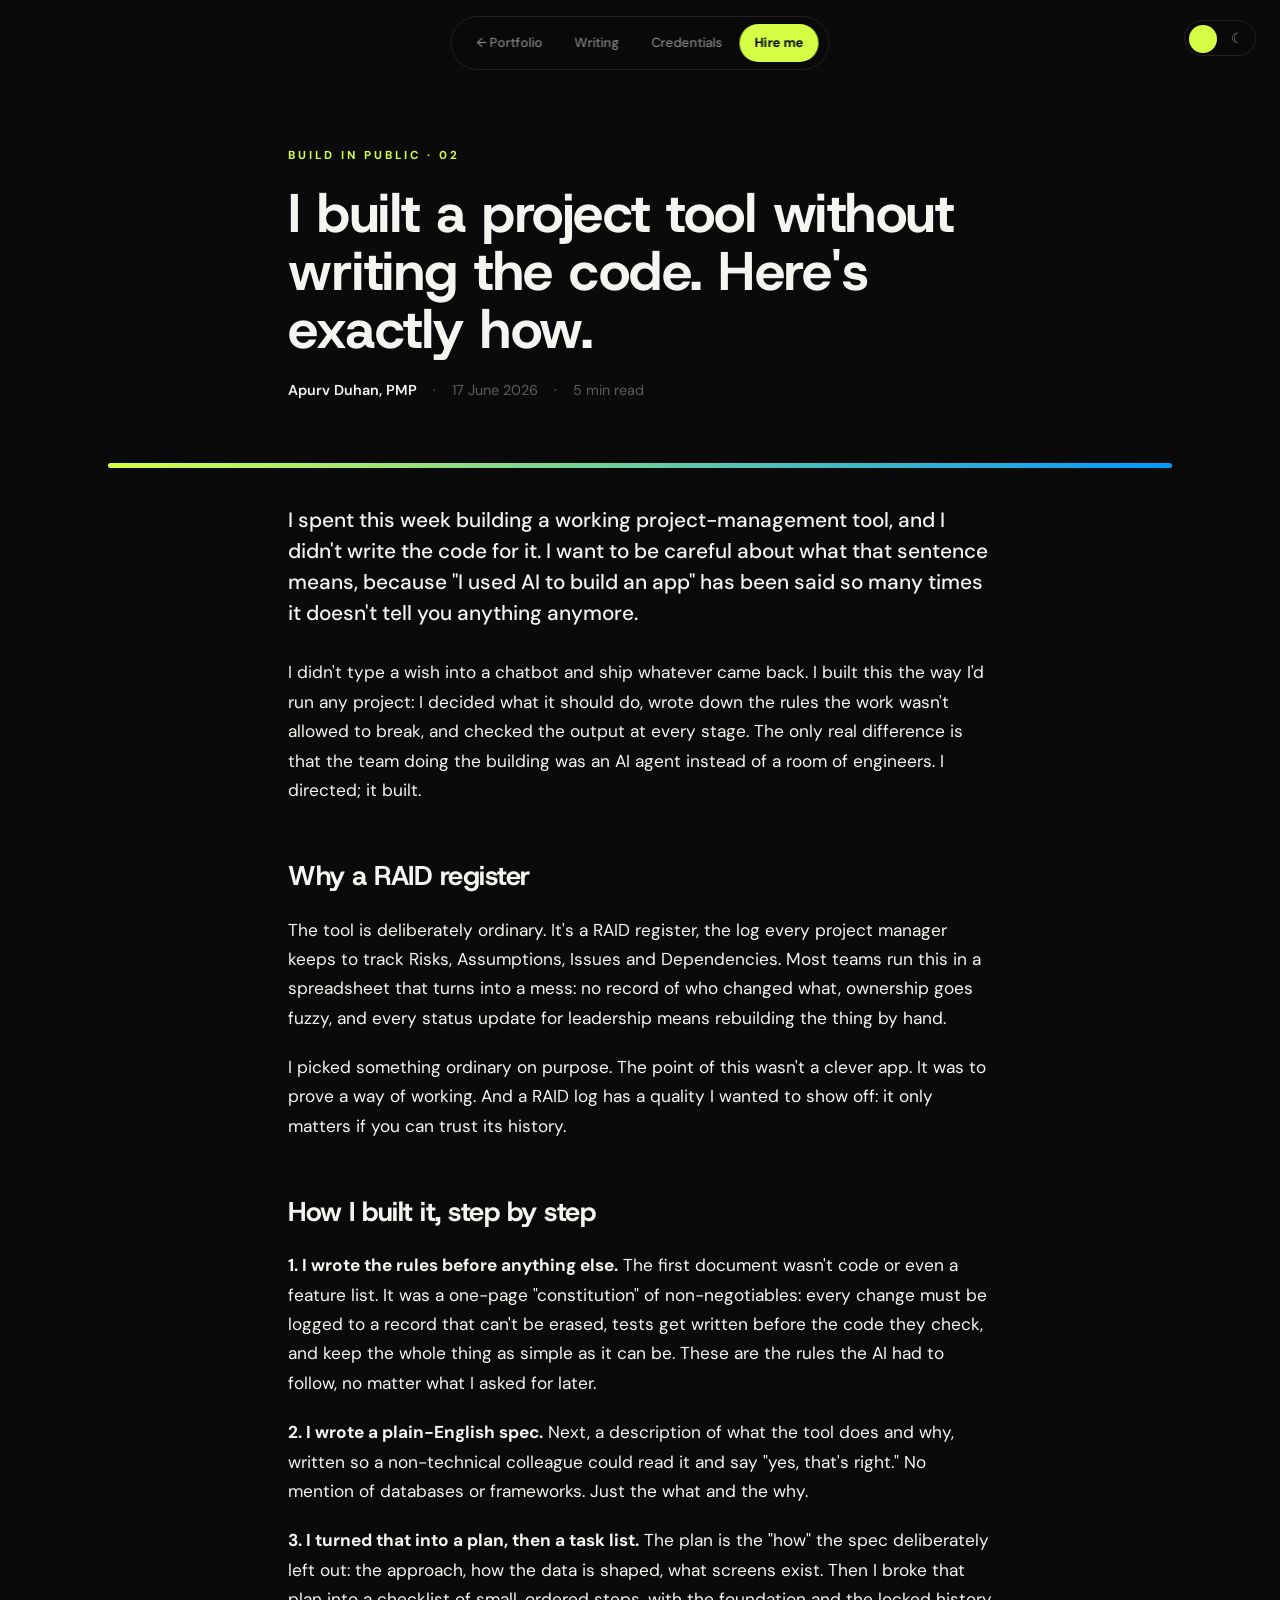
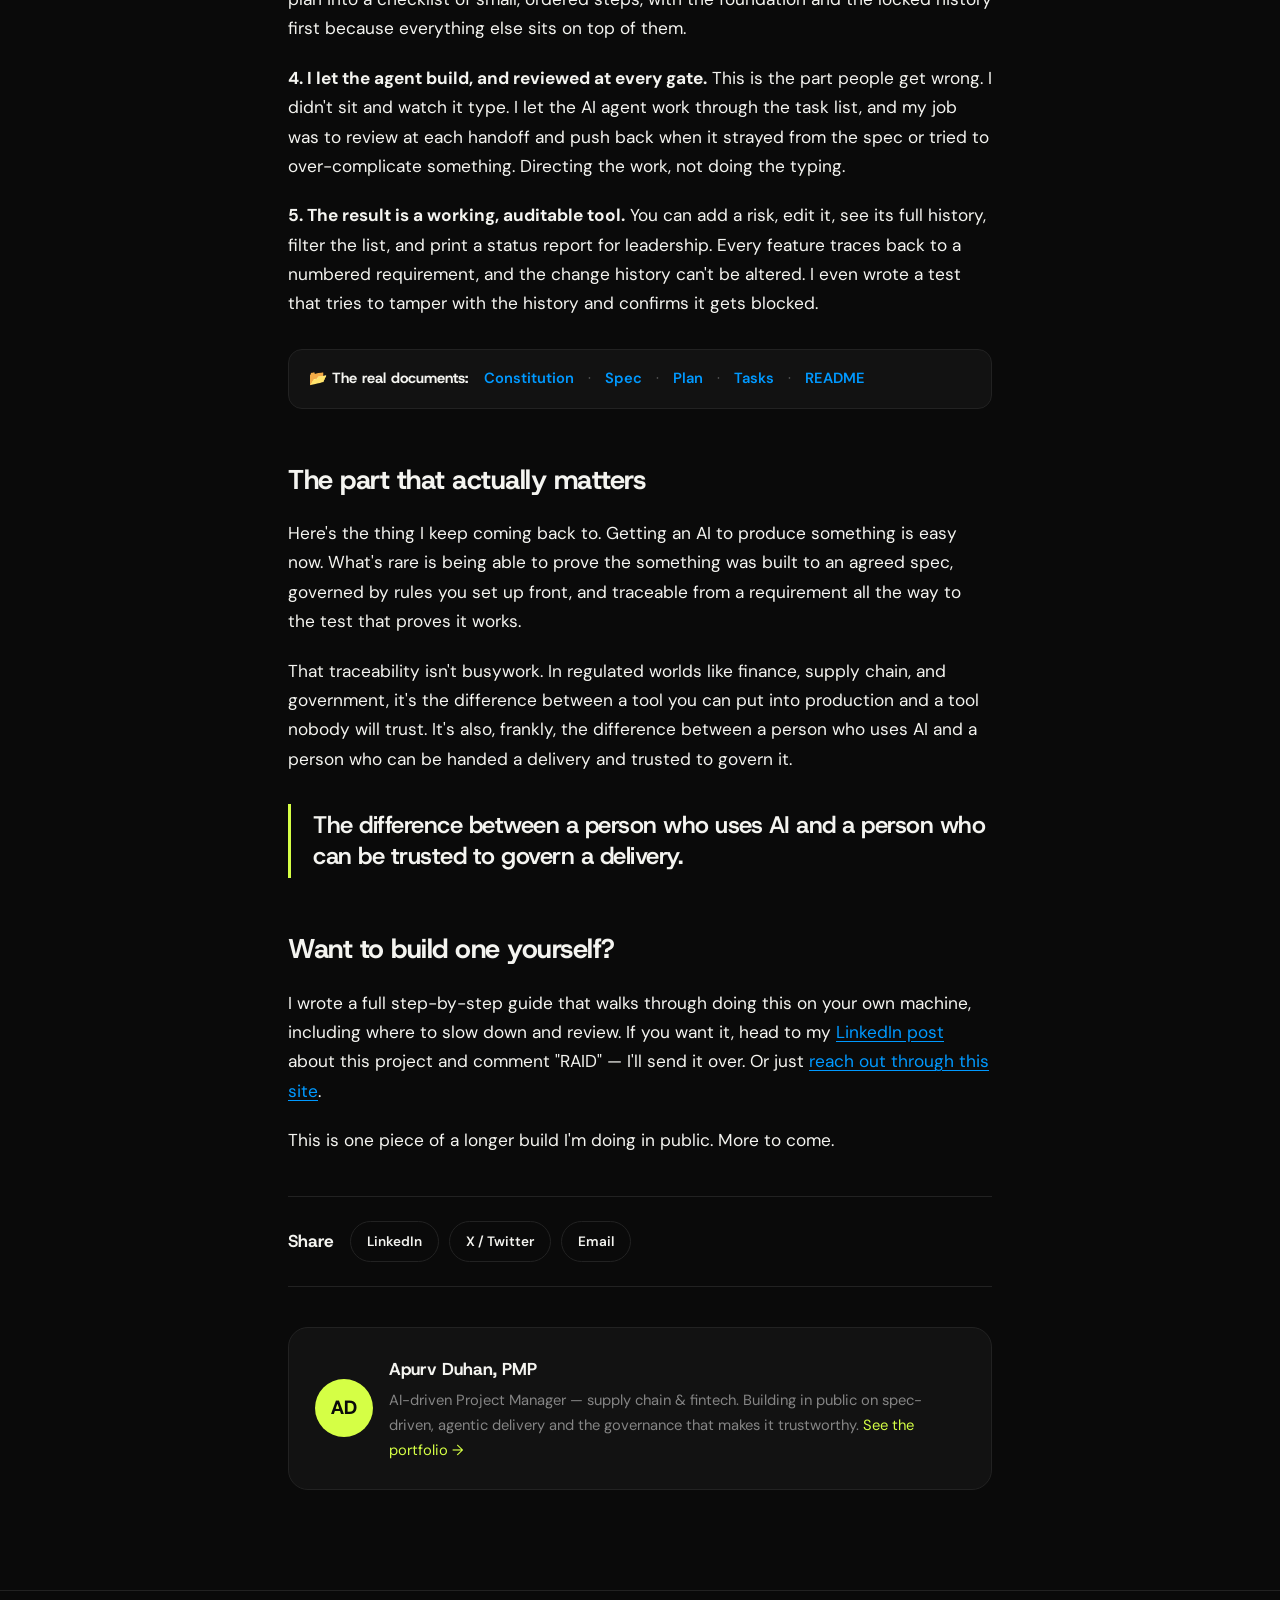
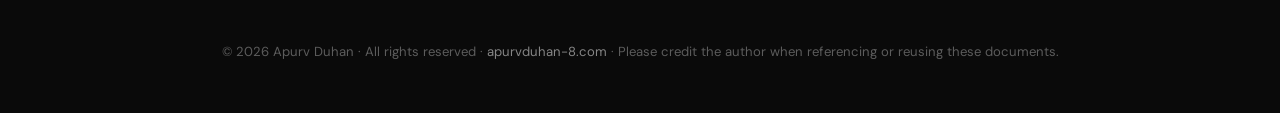
<file: blog/posts/built-a-tool-without-writing-code.html>
<!DOCTYPE html>
<html lang="en" data-theme="dark"><head>
<meta charset="UTF-8"><meta name="viewport" content="width=device-width,initial-scale=1.0">
<title>I built a project tool without writing the code. Here's exactly how. | Apurv Duhan</title>
<meta name="description" content="I built a working RAID register this week without typing the code — by directing an AI agent through a spec-driven, governed delivery process. Demo + the real documents inside.">
<link rel="canonical" href="https://www.apurvduhan-8.com/blog/posts/built-a-tool-without-writing-code.html">
<meta name="author" content="Apurv Duhan">
<meta property="og:type" content="article">
<meta property="og:title" content="I built a project tool without writing the code. Here's exactly how.">
<meta property="og:description" content="Directing an AI agent through a spec-driven, governed delivery process — with a live demo and the real documents.">
<meta property="og:url" content="https://www.apurvduhan-8.com/blog/posts/built-a-tool-without-writing-code.html">
<meta property="og:video" content="https://www.apurvduhan-8.com/blog/media/raid-demo.mp4">
<meta name="twitter:card" content="summary_large_image">
<link rel="preconnect" href="https://fonts.googleapis.com"><link rel="preconnect" href="https://fonts.gstatic.com" crossorigin>
<link href="https://fonts.googleapis.com/css2?family=Host+Grotesk:wght@300..800&family=DM+Sans:opsz,wght@9..40,300..700&display=swap" rel="stylesheet">
<link rel="stylesheet" href="../blog.css">
<script type="application/ld+json">
{"@context":"https://schema.org","@type":"BlogPosting","headline":"I built a project tool without writing the code. Here's exactly how.","datePublished":"2026-06-17","author":{"@type":"Person","name":"Apurv Duhan","url":"https://www.apurvduhan-8.com"},"publisher":{"@type":"Person","name":"Apurv Duhan"},"mainEntityOfPage":"https://www.apurvduhan-8.com/blog/posts/built-a-tool-without-writing-code.html","keywords":"spec-driven development, agentic AI, project management, RAID, governance, traceability"}
</script>
</head><body>

<nav>
  <a href="/">← Portfolio</a>
  <a href="/blog/">Writing</a>
  <a href="/#credentials">Credentials</a>
  <a href="/#contact" class="cta">Hire me</a>
</nav>
<button class="theme-switch" id="themeSwitch" aria-label="Toggle theme"><span class="ts-ic ts-sun">☀</span><span class="ts-ic ts-moon">☾</span><span class="ts-knob"></span></button>

<header class="article-head"><div class="wrap">
  <span class="eyebrow">Build in public · 02</span>
  <h1>I built a project tool without writing the code. Here's exactly how.</h1>
  <div class="byline"><b>Apurv Duhan, PMP</b> <span>·</span> <span>17 June 2026</span> <span>·</span> <span>5 min read</span></div>
</div></header>
<div class="article-cover"><div class="band"></div></div>

<article><div class="wrap">

  <p class="lede">I spent this week building a working project-management tool, and I didn't write the code for it. I want to be careful about what that sentence means, because "I used AI to build an app" has been said so many times it doesn't tell you anything anymore.</p>

  <p>I didn't type a wish into a chatbot and ship whatever came back. I built this the way I'd run any project: I decided what it should do, wrote down the rules the work wasn't allowed to break, and checked the output at every stage. The only real difference is that the team doing the building was an AI agent instead of a room of engineers. I directed; it built.</p>

  <h2>Why a RAID register</h2>

  <p>The tool is deliberately ordinary. It's a RAID register, the log every project manager keeps to track Risks, Assumptions, Issues and Dependencies. Most teams run this in a spreadsheet that turns into a mess: no record of who changed what, ownership goes fuzzy, and every status update for leadership means rebuilding the thing by hand.</p>

  <p>I picked something ordinary on purpose. The point of this wasn't a clever app. It was to prove a way of working. And a RAID log has a quality I wanted to show off: it only matters if you can trust its history.</p>

  <h2>How I built it, step by step</h2>

  <p><strong>1. I wrote the rules before anything else.</strong> The first document wasn't code or even a feature list. It was a one-page "constitution" of non-negotiables: every change must be logged to a record that can't be erased, tests get written before the code they check, and keep the whole thing as simple as it can be. These are the rules the AI had to follow, no matter what I asked for later.</p>

  <p><strong>2. I wrote a plain-English spec.</strong> Next, a description of what the tool does and why, written so a non-technical colleague could read it and say "yes, that's right." No mention of databases or frameworks. Just the what and the why.</p>

  <p><strong>3. I turned that into a plan, then a task list.</strong> The plan is the "how" the spec deliberately left out: the approach, how the data is shaped, what screens exist. Then I broke that plan into a checklist of small, ordered steps, with the foundation and the locked history first because everything else sits on top of them.</p>

  <p><strong>4. I let the agent build, and reviewed at every gate.</strong> This is the part people get wrong. I didn't sit and watch it type. I let the AI agent work through the task list, and my job was to review at each handoff and push back when it strayed from the spec or tried to over-complicate something. Directing the work, not doing the typing.</p>

  <p><strong>5. The result is a working, auditable tool.</strong> You can add a risk, edit it, see its full history, filter the list, and print a status report for leadership. Every feature traces back to a numbered requirement, and the change history can't be altered. I even wrote a test that tries to tamper with the history and confirms it gets blocked.</p>

  <div class="artifacts">
    <span class="alabel">📂 The real documents:</span>
    <a href="../docs/raid-register/constitution.md" target="_blank" rel="noopener">Constitution</a><span class="sep">·</span>
    <a href="../docs/raid-register/spec.md" target="_blank" rel="noopener">Spec</a><span class="sep">·</span>
    <a href="../docs/raid-register/plan.md" target="_blank" rel="noopener">Plan</a><span class="sep">·</span>
    <a href="../docs/raid-register/tasks.md" target="_blank" rel="noopener">Tasks</a><span class="sep">·</span>
    <a href="../docs/raid-register/README.md" target="_blank" rel="noopener">README</a>
  </div>

  <h2>The part that actually matters</h2>

  <p>Here's the thing I keep coming back to. Getting an AI to produce something is easy now. What's rare is being able to prove the something was built to an agreed spec, governed by rules you set up front, and traceable from a requirement all the way to the test that proves it works.</p>

  <p>That traceability isn't busywork. In regulated worlds like finance, supply chain, and government, it's the difference between a tool you can put into production and a tool nobody will trust. It's also, frankly, the difference between a person who uses AI and a person who can be handed a delivery and trusted to govern it.</p>

  <div class="pull">The difference between a person who uses AI and a person who can be trusted to govern a delivery.</div>

  <h2>Want to build one yourself?</h2>

  <p>I wrote a full step-by-step guide that walks through doing this on your own machine, including where to slow down and review. If you want it, head to my <a href="https://www.linkedin.com/in/apurvduhan23" target="_blank" rel="noopener">LinkedIn post</a> about this project and comment "RAID" — I'll send it over. Or just <a href="/#contact">reach out through this site</a>.</p>

  <p>This is one piece of a longer build I'm doing in public. More to come.</p>

  <div class="share">
    <span>Share</span>
    <a href="https://www.linkedin.com/sharing/share-offsite/?url=https://www.apurvduhan-8.com/blog/posts/built-a-tool-without-writing-code.html" target="_blank" rel="noopener">LinkedIn</a>
    <a href="https://twitter.com/intent/tweet?text=I%20built%20a%20project%20tool%20without%20writing%20the%20code.%20Here%27s%20how.&url=https://www.apurvduhan-8.com/blog/posts/built-a-tool-without-writing-code.html" target="_blank" rel="noopener">X / Twitter</a>
    <a href="mailto:?subject=I built a project tool without writing the code&body=Thought you'd find this interesting: https://www.apurvduhan-8.com/blog/posts/built-a-tool-without-writing-code.html" target="_blank" rel="noopener">Email</a>
  </div>

  <div class="author">
    <div class="av">AD</div>
    <div>
      <b>Apurv Duhan, PMP</b>
      <p>AI-driven Project Manager — supply chain &amp; fintech. Building in public on spec-driven, agentic delivery and the governance that makes it trustworthy. <a href="/" style="color:var(--lime);text-decoration:none">See the portfolio →</a></p>
    </div>
  </div>

</div></article>

<footer><div class="wrap-wide">
  © 2026 Apurv Duhan · All rights reserved · <a href="/">apurvduhan-8.com</a> · Please credit the author when referencing or reusing these documents.
</div></footer>

<script src="../blog.js"></script>
</body></html>
</file>
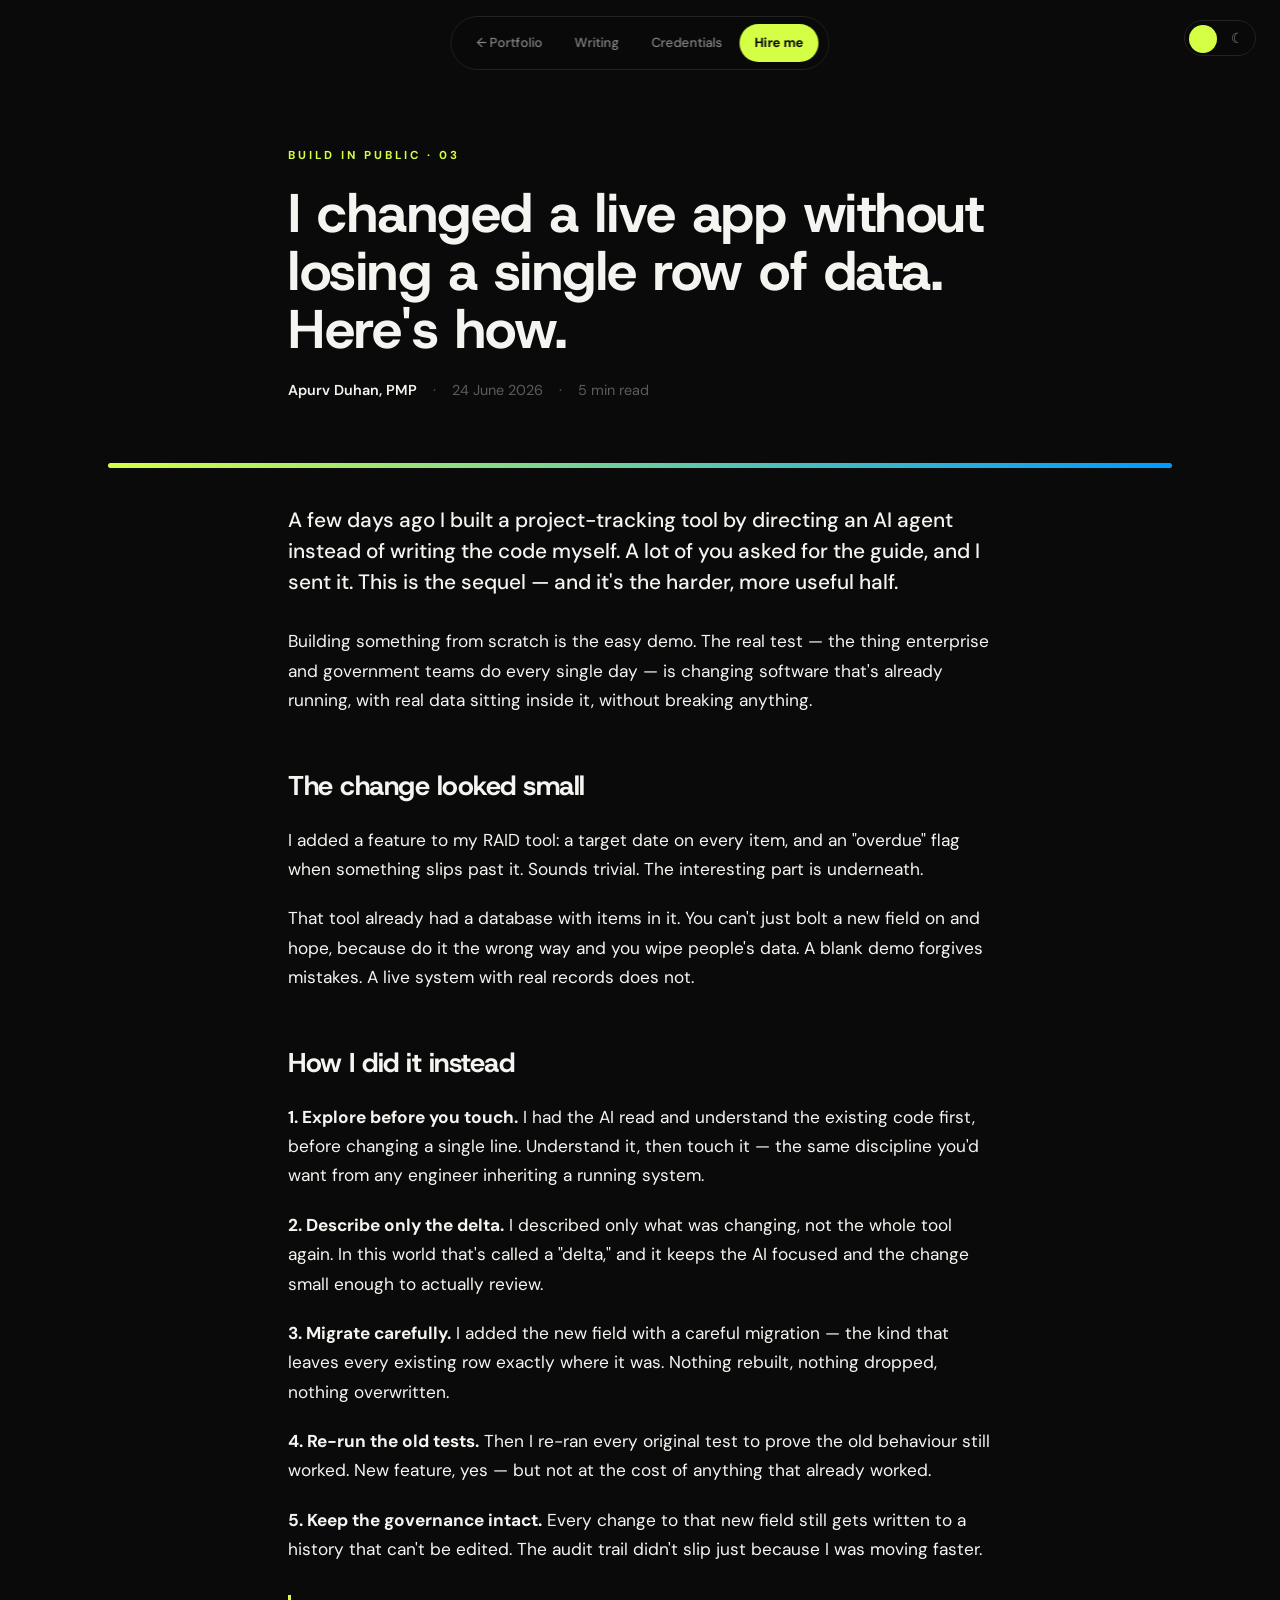
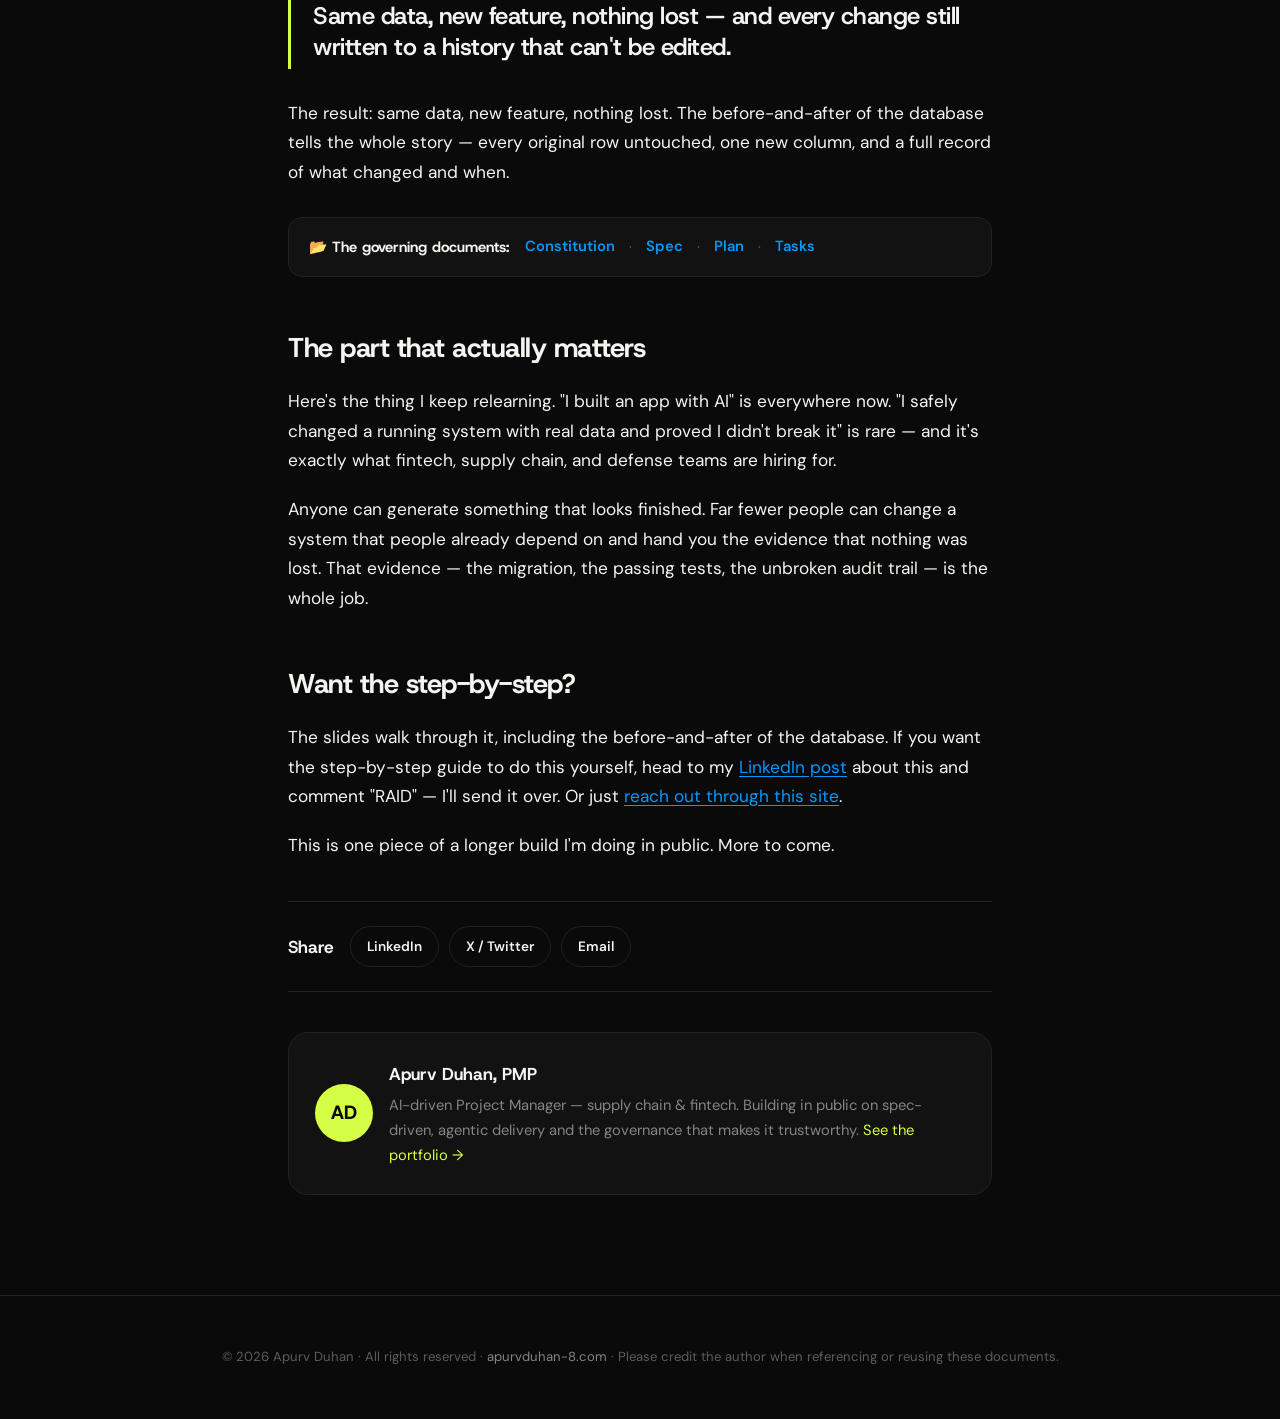
<file: blog/posts/changed-a-live-app-without-losing-data.html>
<!DOCTYPE html>
<html lang="en" data-theme="dark"><head>
<meta charset="UTF-8"><meta name="viewport" content="width=device-width,initial-scale=1.0">
<title>I changed a live app without losing a single row of data. Here's how. | Apurv Duhan</title>
<meta name="description" content="Building an app with AI is the easy demo. Safely changing software that's already running — with real data inside it — is the hard part enterprise and government teams do every day. Here's exactly how I did it.">
<link rel="canonical" href="https://www.apurvduhan-8.com/blog/posts/changed-a-live-app-without-losing-data.html">
<meta name="author" content="Apurv Duhan">
<meta property="og:type" content="article">
<meta property="og:title" content="I changed a live app without losing a single row of data. Here's how.">
<meta property="og:description" content="The sequel to building a tool with AI: safely changing a running system with real data, and proving nothing broke.">
<meta property="og:url" content="https://www.apurvduhan-8.com/blog/posts/changed-a-live-app-without-losing-data.html">
<meta name="twitter:card" content="summary_large_image">
<link rel="preconnect" href="https://fonts.googleapis.com"><link rel="preconnect" href="https://fonts.gstatic.com" crossorigin>
<link href="https://fonts.googleapis.com/css2?family=Host+Grotesk:wght@300..800&family=DM+Sans:opsz,wght@9..40,300..700&display=swap" rel="stylesheet">
<link rel="stylesheet" href="../blog.css">
<script type="application/ld+json">
{"@context":"https://schema.org","@type":"BlogPosting","headline":"I changed a live app without losing a single row of data. Here's how.","datePublished":"2026-06-24","author":{"@type":"Person","name":"Apurv Duhan","url":"https://www.apurvduhan-8.com"},"publisher":{"@type":"Person","name":"Apurv Duhan"},"mainEntityOfPage":"https://www.apurvduhan-8.com/blog/posts/changed-a-live-app-without-losing-data.html","keywords":"spec-driven development, agentic AI, project management, RAID, database migration, governance, traceability"}
</script>
</head><body>

<nav>
  <a href="/">← Portfolio</a>
  <a href="/blog/">Writing</a>
  <a href="/#credentials">Credentials</a>
  <a href="/#contact" class="cta">Hire me</a>
</nav>
<button class="theme-switch" id="themeSwitch" aria-label="Toggle theme"><span class="ts-ic ts-sun">☀</span><span class="ts-ic ts-moon">☾</span><span class="ts-knob"></span></button>

<header class="article-head"><div class="wrap">
  <span class="eyebrow">Build in public · 03</span>
  <h1>I changed a live app without losing a single row of data. Here's how.</h1>
  <div class="byline"><b>Apurv Duhan, PMP</b> <span>·</span> <span>24 June 2026</span> <span>·</span> <span>5 min read</span></div>
</div></header>
<div class="article-cover"><div class="band"></div></div>

<article><div class="wrap">

  <p class="lede">A few days ago I built a project-tracking tool by directing an AI agent instead of writing the code myself. A lot of you asked for the guide, and I sent it. This is the sequel — and it's the harder, more useful half.</p>

  <p>Building something from scratch is the easy demo. The real test — the thing enterprise and government teams do every single day — is changing software that's already running, with real data sitting inside it, without breaking anything.</p>

  <h2>The change looked small</h2>

  <p>I added a feature to my RAID tool: a target date on every item, and an "overdue" flag when something slips past it. Sounds trivial. The interesting part is underneath.</p>

  <p>That tool already had a database with items in it. You can't just bolt a new field on and hope, because do it the wrong way and you wipe people's data. A blank demo forgives mistakes. A live system with real records does not.</p>

  <h2>How I did it instead</h2>

  <p><strong>1. Explore before you touch.</strong> I had the AI read and understand the existing code first, before changing a single line. Understand it, then touch it — the same discipline you'd want from any engineer inheriting a running system.</p>

  <p><strong>2. Describe only the delta.</strong> I described only what was changing, not the whole tool again. In this world that's called a "delta," and it keeps the AI focused and the change small enough to actually review.</p>

  <p><strong>3. Migrate carefully.</strong> I added the new field with a careful migration — the kind that leaves every existing row exactly where it was. Nothing rebuilt, nothing dropped, nothing overwritten.</p>

  <p><strong>4. Re-run the old tests.</strong> Then I re-ran every original test to prove the old behaviour still worked. New feature, yes — but not at the cost of anything that already worked.</p>

  <p><strong>5. Keep the governance intact.</strong> Every change to that new field still gets written to a history that can't be edited. The audit trail didn't slip just because I was moving faster.</p>

  <div class="pull">Same data, new feature, nothing lost — and every change still written to a history that can't be edited.</div>

  <p>The result: same data, new feature, nothing lost. The before-and-after of the database tells the whole story — every original row untouched, one new column, and a full record of what changed and when.</p>

  <div class="artifacts">
    <span class="alabel">📂 The governing documents:</span>
    <a href="../docs/raid-register/constitution.md" target="_blank" rel="noopener">Constitution</a><span class="sep">·</span>
    <a href="../docs/raid-register/spec.md" target="_blank" rel="noopener">Spec</a><span class="sep">·</span>
    <a href="../docs/raid-register/plan.md" target="_blank" rel="noopener">Plan</a><span class="sep">·</span>
    <a href="../docs/raid-register/tasks.md" target="_blank" rel="noopener">Tasks</a>
  </div>

  <h2>The part that actually matters</h2>

  <p>Here's the thing I keep relearning. "I built an app with AI" is everywhere now. "I safely changed a running system with real data and proved I didn't break it" is rare — and it's exactly what fintech, supply chain, and defense teams are hiring for.</p>

  <p>Anyone can generate something that looks finished. Far fewer people can change a system that people already depend on and hand you the evidence that nothing was lost. That evidence — the migration, the passing tests, the unbroken audit trail — is the whole job.</p>

  <h2>Want the step-by-step?</h2>

  <p>The slides walk through it, including the before-and-after of the database. If you want the step-by-step guide to do this yourself, head to my <a href="https://www.linkedin.com/in/apurvduhan23" target="_blank" rel="noopener">LinkedIn post</a> about this and comment "RAID" — I'll send it over. Or just <a href="/#contact">reach out through this site</a>.</p>

  <p>This is one piece of a longer build I'm doing in public. More to come.</p>

  <div class="share">
    <span>Share</span>
    <a href="https://www.linkedin.com/sharing/share-offsite/?url=https://www.apurvduhan-8.com/blog/posts/changed-a-live-app-without-losing-data.html" target="_blank" rel="noopener">LinkedIn</a>
    <a href="https://twitter.com/intent/tweet?text=I%20changed%20a%20live%20app%20without%20losing%20a%20single%20row%20of%20data.%20Here%27s%20how.&url=https://www.apurvduhan-8.com/blog/posts/changed-a-live-app-without-losing-data.html" target="_blank" rel="noopener">X / Twitter</a>
    <a href="mailto:?subject=I changed a live app without losing a single row of data&body=Thought you'd find this interesting: https://www.apurvduhan-8.com/blog/posts/changed-a-live-app-without-losing-data.html" target="_blank" rel="noopener">Email</a>
  </div>

  <div class="author">
    <div class="av">AD</div>
    <div>
      <b>Apurv Duhan, PMP</b>
      <p>AI-driven Project Manager — supply chain &amp; fintech. Building in public on spec-driven, agentic delivery and the governance that makes it trustworthy. <a href="/" style="color:var(--lime);text-decoration:none">See the portfolio →</a></p>
    </div>
  </div>

</div></article>

<footer><div class="wrap-wide">
  © 2026 Apurv Duhan · All rights reserved · <a href="/">apurvduhan-8.com</a> · Please credit the author when referencing or reusing these documents.
</div></footer>

<script src="../blog.js"></script>
</body></html>
</file>
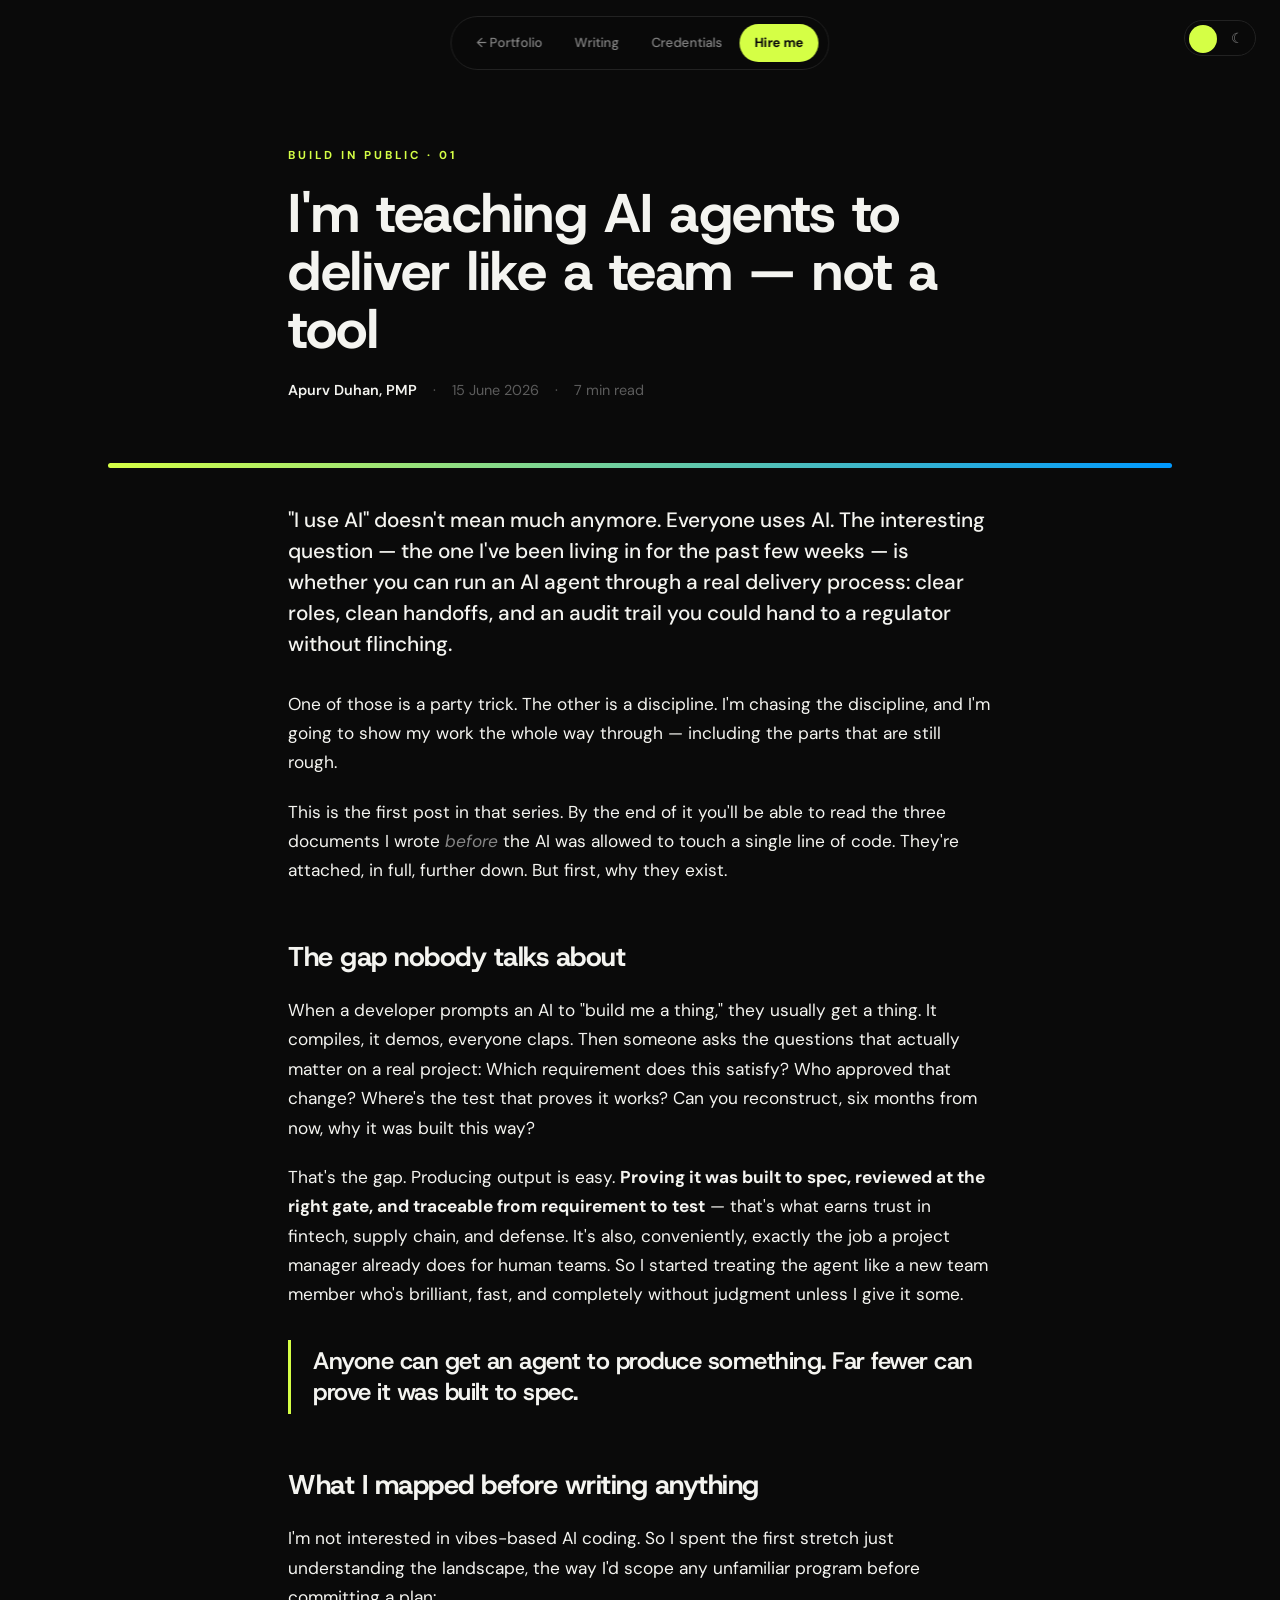
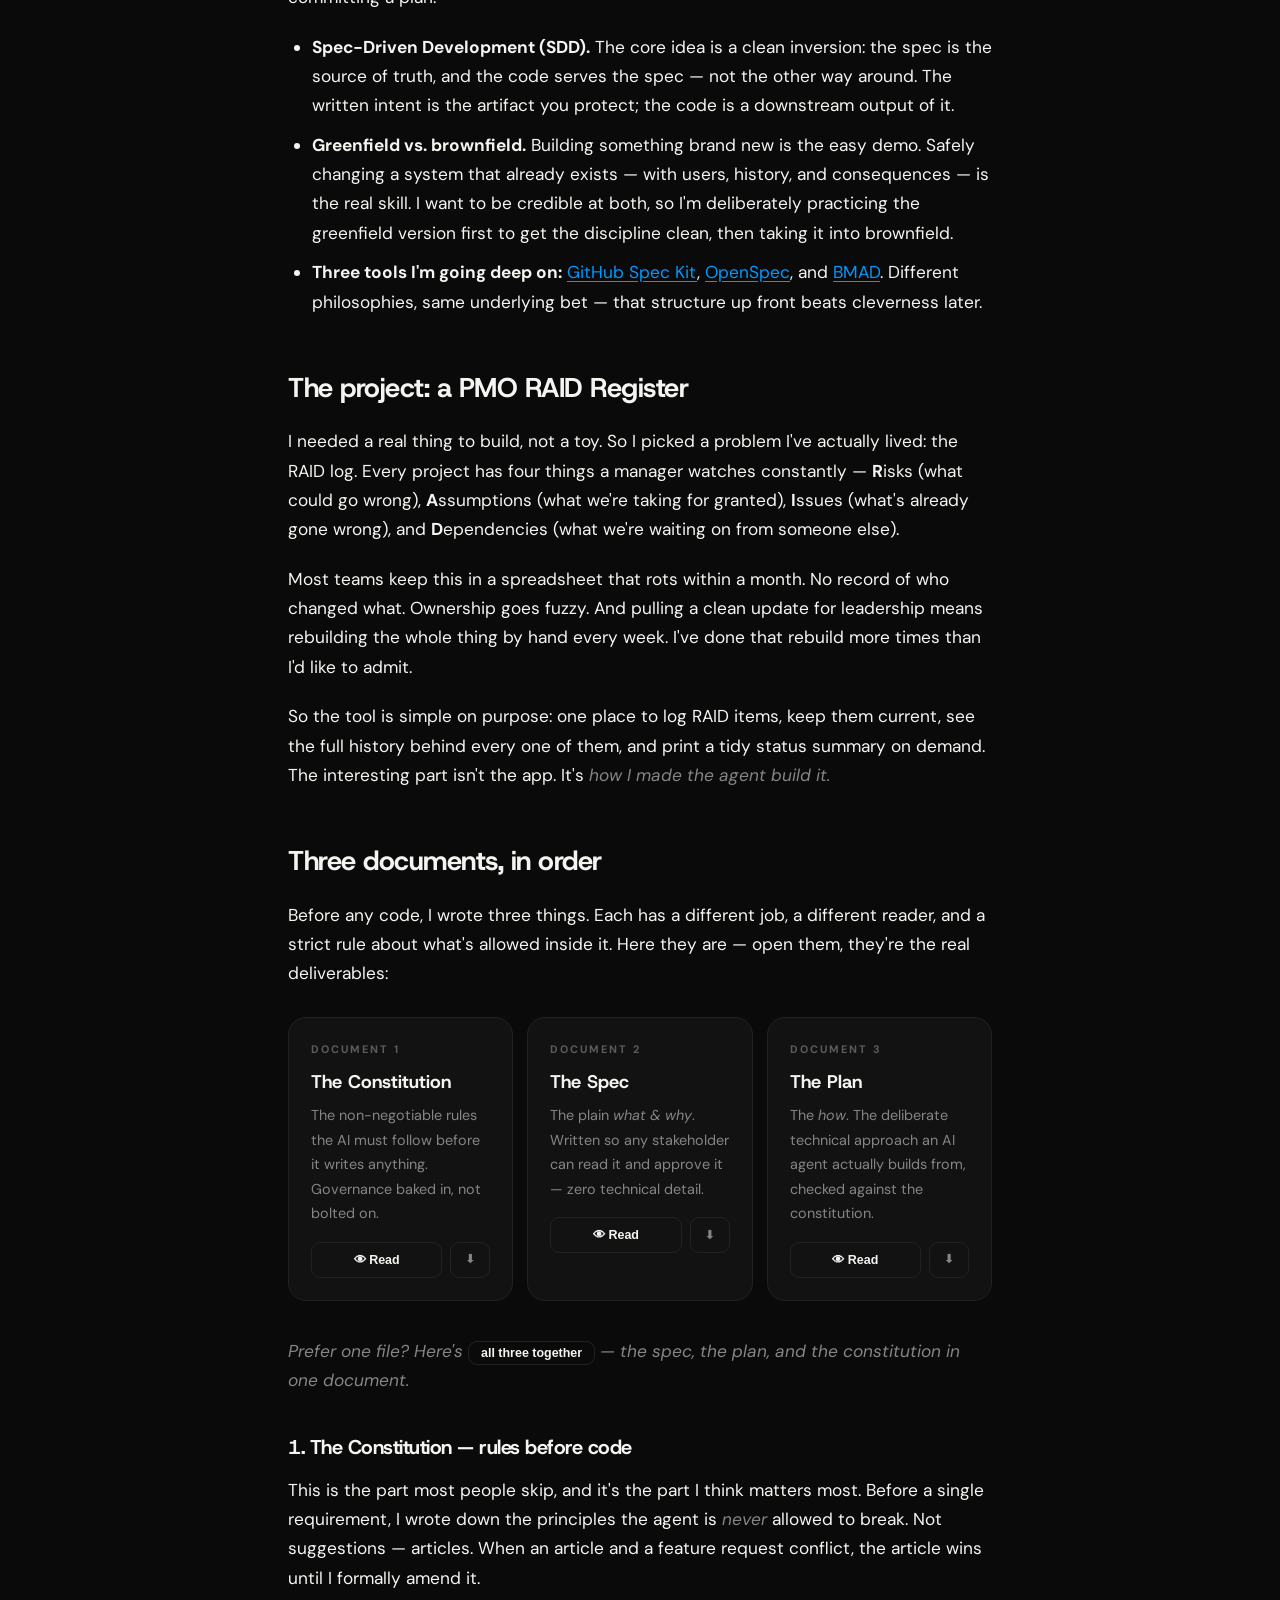
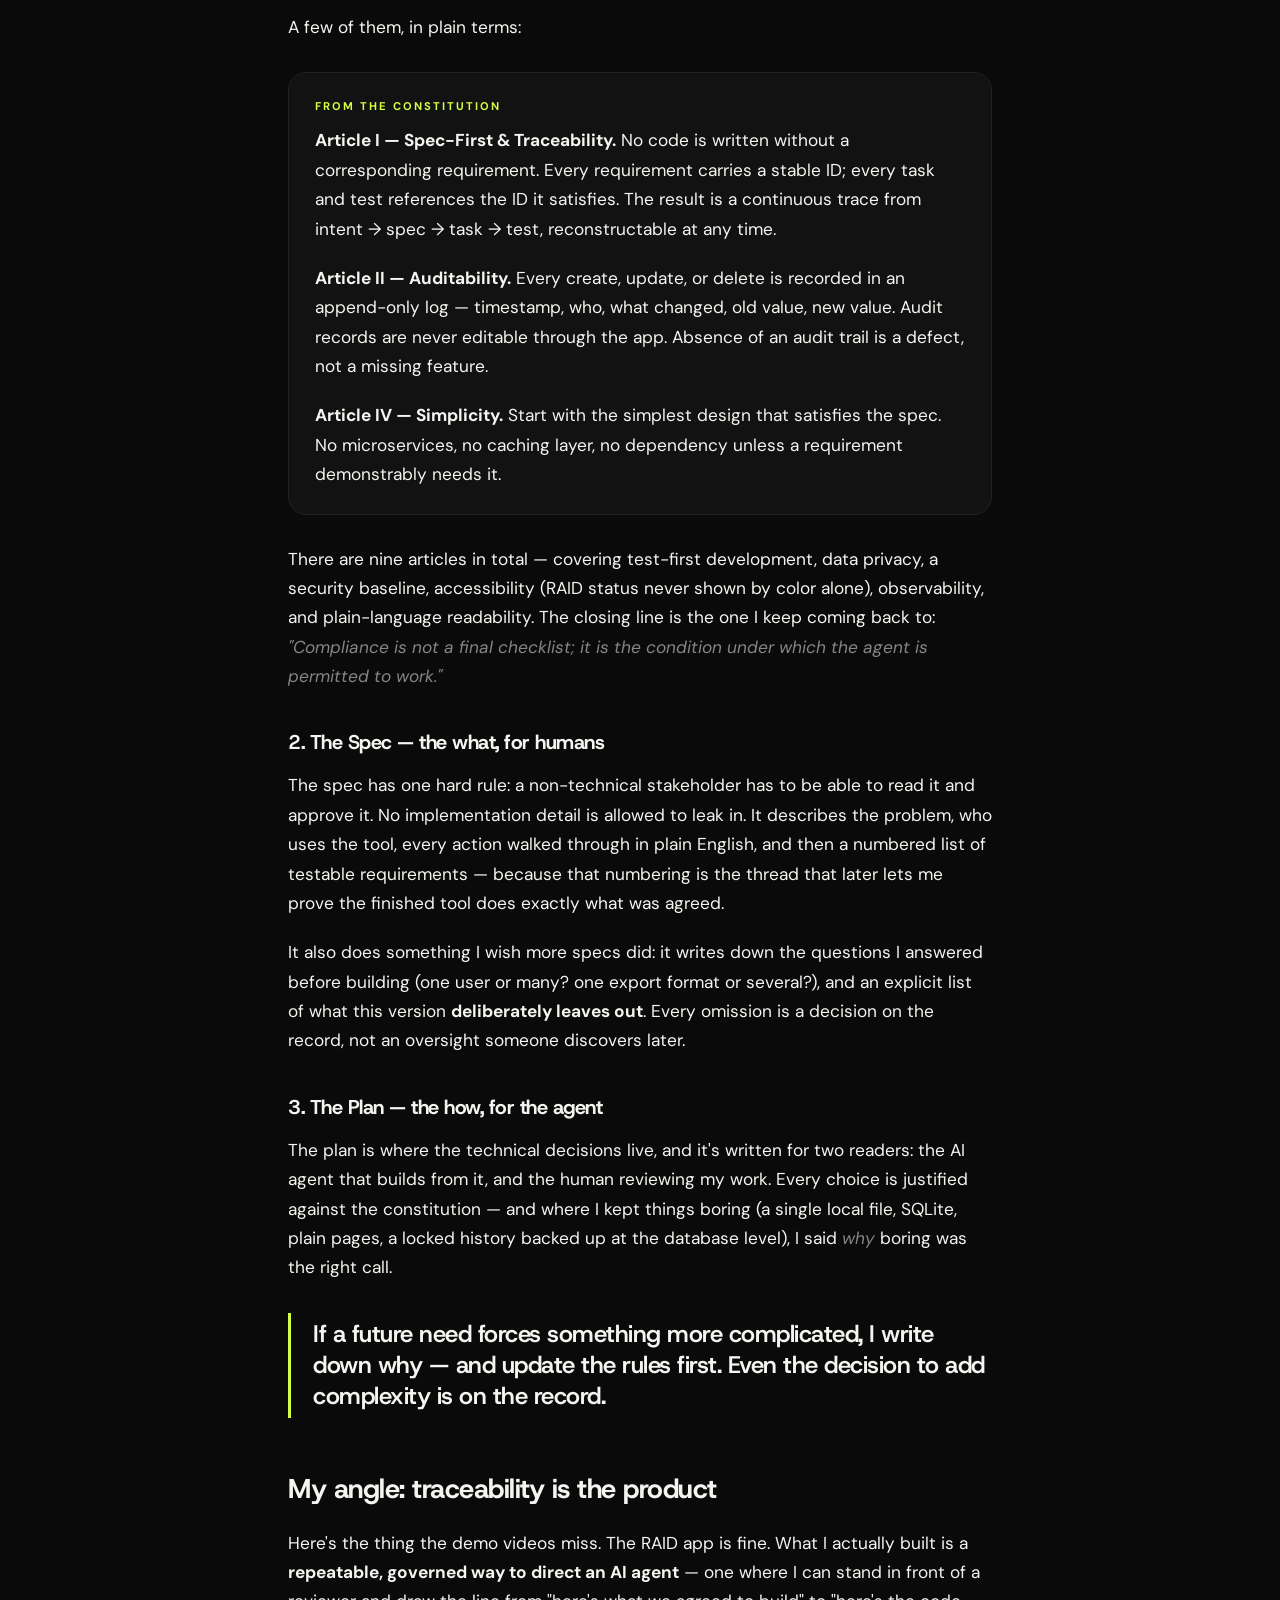
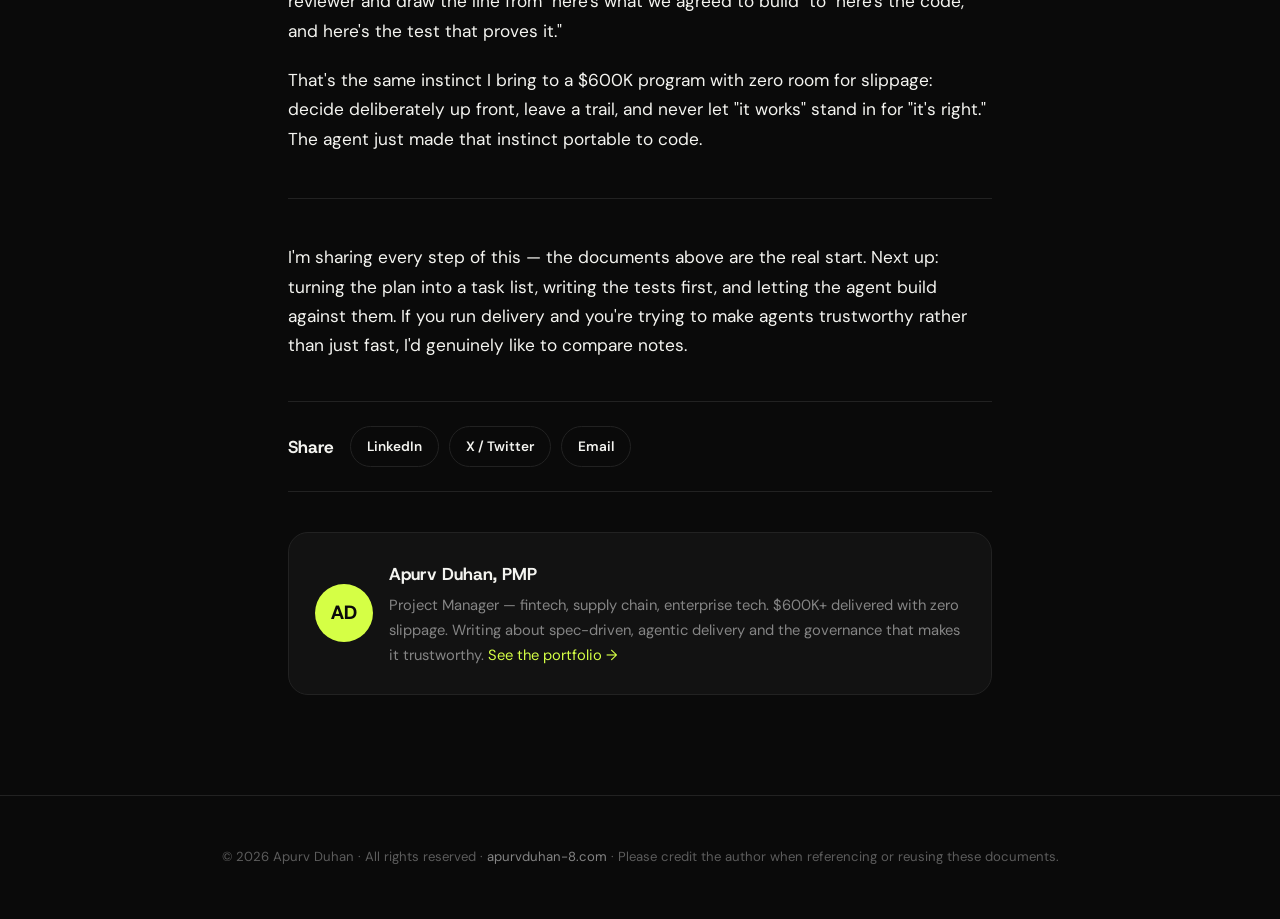
<file: blog/posts/raid-spec-driven-delivery.html>
<!DOCTYPE html>
<html lang="en" data-theme="dark"><head>
<meta charset="UTF-8"><meta name="viewport" content="width=device-width,initial-scale=1.0">
<title>I'm teaching AI agents to deliver like a team — not a tool | Apurv Duhan</title>
<meta name="description" content="A project manager's path to spec-driven, agentic delivery. The constitution, spec, and plan I wrote before the AI touched a line of code — with the real documents attached.">
<link rel="canonical" href="https://www.apurvduhan-8.com/blog/posts/raid-spec-driven-delivery.html">
<meta name="author" content="Apurv Duhan">
<meta property="og:type" content="article">
<meta property="og:title" content="I'm teaching AI agents to deliver like a team — not a tool">
<meta property="og:description" content="A PM's path to spec-driven, agentic delivery — with the real constitution, spec, and plan attached.">
<meta property="og:url" content="https://www.apurvduhan-8.com/blog/posts/raid-spec-driven-delivery.html">
<meta name="twitter:card" content="summary_large_image">
<link rel="preconnect" href="https://fonts.googleapis.com"><link rel="preconnect" href="https://fonts.gstatic.com" crossorigin>
<link href="https://fonts.googleapis.com/css2?family=Host+Grotesk:wght@300..800&family=DM+Sans:opsz,wght@9..40,300..700&display=swap" rel="stylesheet">
<link rel="stylesheet" href="../blog.css">
<script type="application/ld+json">
{"@context":"https://schema.org","@type":"BlogPosting","headline":"I'm teaching AI agents to deliver like a team — not a tool","datePublished":"2026-06-15","author":{"@type":"Person","name":"Apurv Duhan","url":"https://www.apurvduhan-8.com"},"publisher":{"@type":"Person","name":"Apurv Duhan"},"mainEntityOfPage":"https://www.apurvduhan-8.com/blog/posts/raid-spec-driven-delivery.html","keywords":"spec-driven development, agentic AI, project management, RAID, governance, GitHub Spec Kit, OpenSpec, BMAD"}
</script>
</head><body>

<nav>
  <a href="/">← Portfolio</a>
  <a href="/blog/">Writing</a>
  <a href="/#credentials">Credentials</a>
  <a href="/#contact" class="cta">Hire me</a>
</nav>
<button class="theme-switch" id="themeSwitch" aria-label="Toggle theme"><span class="ts-ic ts-sun">☀</span><span class="ts-ic ts-moon">☾</span><span class="ts-knob"></span></button>

<header class="article-head"><div class="wrap">
  <span class="eyebrow">Build in public · 01</span>
  <h1>I'm teaching AI agents to deliver like a team — not a tool</h1>
  <div class="byline"><b>Apurv Duhan, PMP</b> <span>·</span> <span>15 June 2026</span> <span>·</span> <span>7 min read</span></div>
</div></header>
<div class="article-cover"><div class="band"></div></div>

<article><div class="wrap">

  <p class="lede">"I use AI" doesn't mean much anymore. Everyone uses AI. The interesting question — the one I've been living in for the past few weeks — is whether you can run an AI agent through a real delivery process: clear roles, clean handoffs, and an audit trail you could hand to a regulator without flinching.</p>

  <p>One of those is a party trick. The other is a discipline. I'm chasing the discipline, and I'm going to show my work the whole way through — including the parts that are still rough.</p>

  <p>This is the first post in that series. By the end of it you'll be able to read the three documents I wrote <em>before</em> the AI was allowed to touch a single line of code. They're attached, in full, further down. But first, why they exist.</p>

  <h2>The gap nobody talks about</h2>

  <p>When a developer prompts an AI to "build me a thing," they usually get a thing. It compiles, it demos, everyone claps. Then someone asks the questions that actually matter on a real project: Which requirement does this satisfy? Who approved that change? Where's the test that proves it works? Can you reconstruct, six months from now, why it was built this way?</p>

  <p>That's the gap. Producing output is easy. <strong>Proving it was built to spec, reviewed at the right gate, and traceable from requirement to test</strong> — that's what earns trust in fintech, supply chain, and defense. It's also, conveniently, exactly the job a project manager already does for human teams. So I started treating the agent like a new team member who's brilliant, fast, and completely without judgment unless I give it some.</p>

  <div class="pull">Anyone can get an agent to produce something. Far fewer can prove it was built to spec.</div>

  <h2>What I mapped before writing anything</h2>

  <p>I'm not interested in vibes-based AI coding. So I spent the first stretch just understanding the landscape, the way I'd scope any unfamiliar program before committing a plan:</p>

  <ul>
    <li><strong>Spec-Driven Development (SDD).</strong> The core idea is a clean inversion: the spec is the source of truth, and the code serves the spec — not the other way around. The written intent is the artifact you protect; the code is a downstream output of it.</li>
    <li><strong>Greenfield vs. brownfield.</strong> Building something brand new is the easy demo. Safely changing a system that already exists — with users, history, and consequences — is the real skill. I want to be credible at both, so I'm deliberately practicing the greenfield version first to get the discipline clean, then taking it into brownfield.</li>
    <li><strong>Three tools I'm going deep on:</strong> <a href="https://github.com/github/spec-kit" target="_blank" rel="noopener">GitHub Spec Kit</a>, <a href="https://github.com/Fission-AI/OpenSpec" target="_blank" rel="noopener">OpenSpec</a>, and <a href="https://github.com/bmad-code-org/BMAD-METHOD" target="_blank" rel="noopener">BMAD</a>. Different philosophies, same underlying bet — that structure up front beats cleverness later.</li>
  </ul>

  <h2>The project: a PMO RAID Register</h2>

  <p>I needed a real thing to build, not a toy. So I picked a problem I've actually lived: the RAID log. Every project has four things a manager watches constantly — <strong>R</strong>isks (what could go wrong), <strong>A</strong>ssumptions (what we're taking for granted), <strong>I</strong>ssues (what's already gone wrong), and <strong>D</strong>ependencies (what we're waiting on from someone else).</p>

  <p>Most teams keep this in a spreadsheet that rots within a month. No record of who changed what. Ownership goes fuzzy. And pulling a clean update for leadership means rebuilding the whole thing by hand every week. I've done that rebuild more times than I'd like to admit.</p>

  <p>So the tool is simple on purpose: one place to log RAID items, keep them current, see the full history behind every one of them, and print a tidy status summary on demand. The interesting part isn't the app. It's <em>how I made the agent build it.</em></p>

  <h2>Three documents, in order</h2>

  <p>Before any code, I wrote three things. Each has a different job, a different reader, and a strict rule about what's allowed inside it. Here they are — open them, they're the real deliverables:</p>

  <div class="docgrid">
    <div class="doc">
      <div class="dt">Document 1</div>
      <h4>The Constitution</h4>
      <p>The non-negotiable rules the AI must follow before it writes anything. Governance baked in, not bolted on.</p>
      <div class="dacts">
        <button class="dbtn v" data-pdf="../docs/constitution.pdf" data-title="Project Constitution — PMO RAID Register">👁 Read</button>
        <a class="dbtn d" href="../docs/constitution.pdf" download aria-label="Download">⬇</a>
      </div>
    </div>
    <div class="doc">
      <div class="dt">Document 2</div>
      <h4>The Spec</h4>
      <p>The plain <em>what &amp; why</em>. Written so any stakeholder can read it and approve it — zero technical detail.</p>
      <div class="dacts">
        <button class="dbtn v" data-pdf="../docs/spec.pdf" data-title="The Spec — PMO RAID Register">👁 Read</button>
        <a class="dbtn d" href="../docs/spec.pdf" download aria-label="Download">⬇</a>
      </div>
    </div>
    <div class="doc">
      <div class="dt">Document 3</div>
      <h4>The Plan</h4>
      <p>The <em>how</em>. The deliberate technical approach an AI agent actually builds from, checked against the constitution.</p>
      <div class="dacts">
        <button class="dbtn v" data-pdf="../docs/plan.pdf" data-title="The Plan — PMO RAID Register">👁 Read</button>
        <a class="dbtn d" href="../docs/plan.pdf" download aria-label="Download">⬇</a>
      </div>
    </div>
  </div>

  <p><em>Prefer one file? Here's <button class="dbtn v" style="display:inline-flex;width:auto;padding:4px 12px;vertical-align:middle" data-pdf="../docs/raid-spec-plan-constitution.pdf" data-title="The Spec, Plan & Constitution — Apurv Duhan">all three together</button> — the spec, the plan, and the constitution in one document.</em></p>

  <h3>1. The Constitution — rules before code</h3>

  <p>This is the part most people skip, and it's the part I think matters most. Before a single requirement, I wrote down the principles the agent is <em>never</em> allowed to break. Not suggestions — articles. When an article and a feature request conflict, the article wins until I formally amend it.</p>

  <p>A few of them, in plain terms:</p>

  <div class="callout">
    <div class="clabel">From the Constitution</div>
    <p><strong>Article I — Spec-First &amp; Traceability.</strong> No code is written without a corresponding requirement. Every requirement carries a stable ID; every task and test references the ID it satisfies. The result is a continuous trace from intent → spec → task → test, reconstructable at any time.</p>
    <p><strong>Article II — Auditability.</strong> Every create, update, or delete is recorded in an append-only log — timestamp, who, what changed, old value, new value. Audit records are never editable through the app. Absence of an audit trail is a defect, not a missing feature.</p>
    <p><strong>Article IV — Simplicity.</strong> Start with the simplest design that satisfies the spec. No microservices, no caching layer, no dependency unless a requirement demonstrably needs it.</p>
  </div>

  <p>There are nine articles in total — covering test-first development, data privacy, a security baseline, accessibility (RAID status never shown by color alone), observability, and plain-language readability. The closing line is the one I keep coming back to: <em>"Compliance is not a final checklist; it is the condition under which the agent is permitted to work."</em></p>

  <h3>2. The Spec — the what, for humans</h3>

  <p>The spec has one hard rule: a non-technical stakeholder has to be able to read it and approve it. No implementation detail is allowed to leak in. It describes the problem, who uses the tool, every action walked through in plain English, and then a numbered list of testable requirements — because that numbering is the thread that later lets me prove the finished tool does exactly what was agreed.</p>

  <p>It also does something I wish more specs did: it writes down the questions I answered before building (one user or many? one export format or several?), and an explicit list of what this version <strong>deliberately leaves out</strong>. Every omission is a decision on the record, not an oversight someone discovers later.</p>

  <h3>3. The Plan — the how, for the agent</h3>

  <p>The plan is where the technical decisions live, and it's written for two readers: the AI agent that builds from it, and the human reviewing my work. Every choice is justified against the constitution — and where I kept things boring (a single local file, SQLite, plain pages, a locked history backed up at the database level), I said <em>why</em> boring was the right call.</p>

  <div class="pull">If a future need forces something more complicated, I write down why — and update the rules first. Even the decision to add complexity is on the record.</div>

  <h2>My angle: traceability is the product</h2>

  <p>Here's the thing the demo videos miss. The RAID app is fine. What I actually built is a <strong>repeatable, governed way to direct an AI agent</strong> — one where I can stand in front of a reviewer and draw the line from "here's what we agreed to build" to "here's the code, and here's the test that proves it."</p>

  <p>That's the same instinct I bring to a $600K program with zero room for slippage: decide deliberately up front, leave a trail, and never let "it works" stand in for "it's right." The agent just made that instinct portable to code.</p>

  <hr>

  <p>I'm sharing every step of this — the documents above are the real start. Next up: turning the plan into a task list, writing the tests first, and letting the agent build against them. If you run delivery and you're trying to make agents trustworthy rather than just fast, I'd genuinely like to compare notes.</p>

  <div class="share">
    <span>Share</span>
    <a href="https://www.linkedin.com/sharing/share-offsite/?url=https://www.apurvduhan-8.com/blog/posts/raid-spec-driven-delivery.html" target="_blank" rel="noopener">LinkedIn</a>
    <a href="https://twitter.com/intent/tweet?text=I%27m%20teaching%20AI%20agents%20to%20deliver%20like%20a%20team%20%E2%80%94%20not%20a%20tool&url=https://www.apurvduhan-8.com/blog/posts/raid-spec-driven-delivery.html" target="_blank" rel="noopener">X / Twitter</a>
    <a href="mailto:?subject=Spec-driven, agentic delivery&body=Thought you'd find this interesting: https://www.apurvduhan-8.com/blog/posts/raid-spec-driven-delivery.html" target="_blank" rel="noopener">Email</a>
  </div>

  <div class="author">
    <div class="av">AD</div>
    <div>
      <b>Apurv Duhan, PMP</b>
      <p>Project Manager — fintech, supply chain, enterprise tech. $600K+ delivered with zero slippage. Writing about spec-driven, agentic delivery and the governance that makes it trustworthy. <a href="/" style="color:var(--lime);text-decoration:none">See the portfolio →</a></p>
    </div>
  </div>

</div></article>

<footer><div class="wrap-wide">
  © 2026 Apurv Duhan · All rights reserved · <a href="/">apurvduhan-8.com</a> · Please credit the author when referencing or reusing these documents.
</div></footer>

<!-- PDF LIGHTBOX -->
<div class="lb" id="lb" aria-hidden="true">
  <div class="lb-back" id="lbBack"></div>
  <div class="lb-top">
    <span class="lb-title" id="lbTitle">Document</span>
    <div class="lb-acts">
      <a class="lb-ic" id="lbDl" href="#" download aria-label="Download"><svg viewBox="0 0 24 24" width="16" height="16" fill="none" stroke="currentColor" stroke-width="2.2" stroke-linecap="round" stroke-linejoin="round"><path d="M12 3v12m0 0l-4-4m4 4l4-4M4 21h16"/></svg></a>
      <button class="lb-ic" id="lbClose" aria-label="Close">✕</button>
    </div>
  </div>
  <div class="lb-scroll" id="lbScroll"><div class="lb-stage" id="lbStage"></div></div>
  <div class="lb-hint">Click to zoom · drag to pan · esc to close</div>
</div>

<script src="../blog.js"></script>
</body></html>
</file>
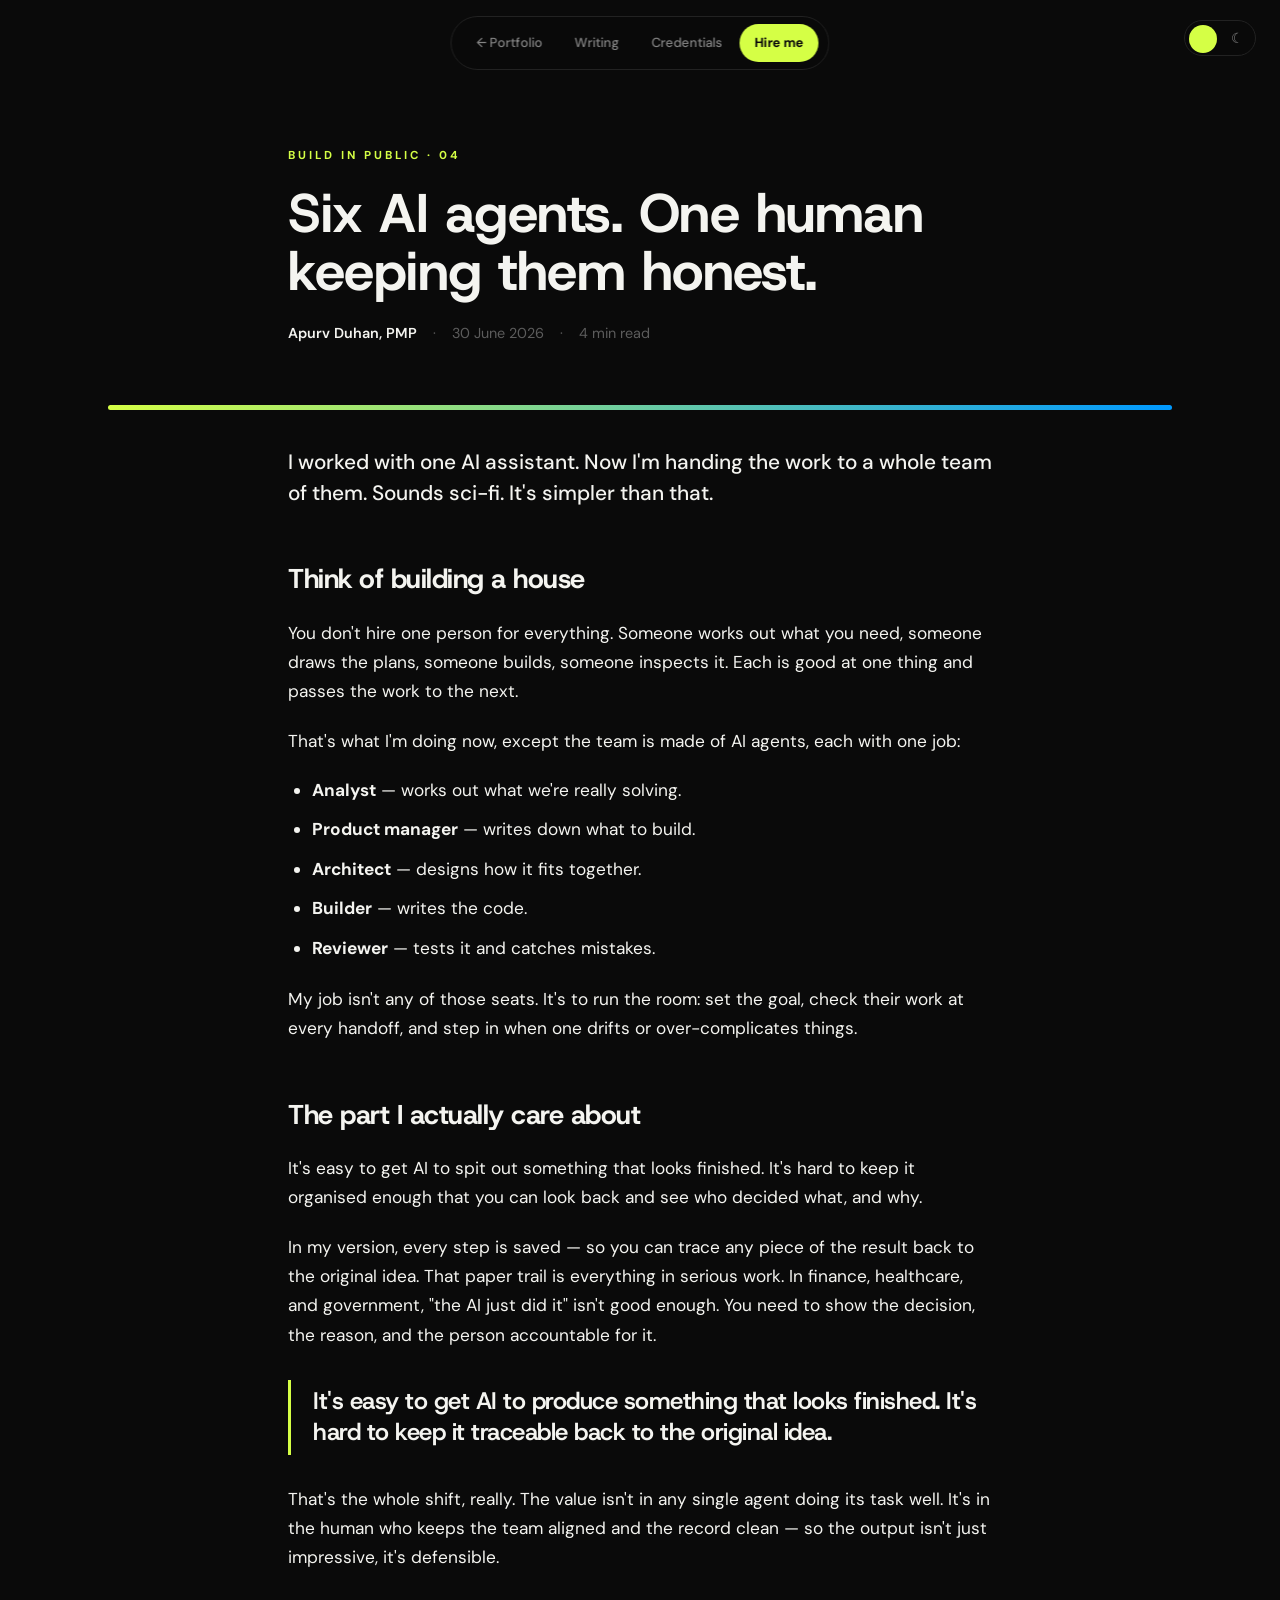
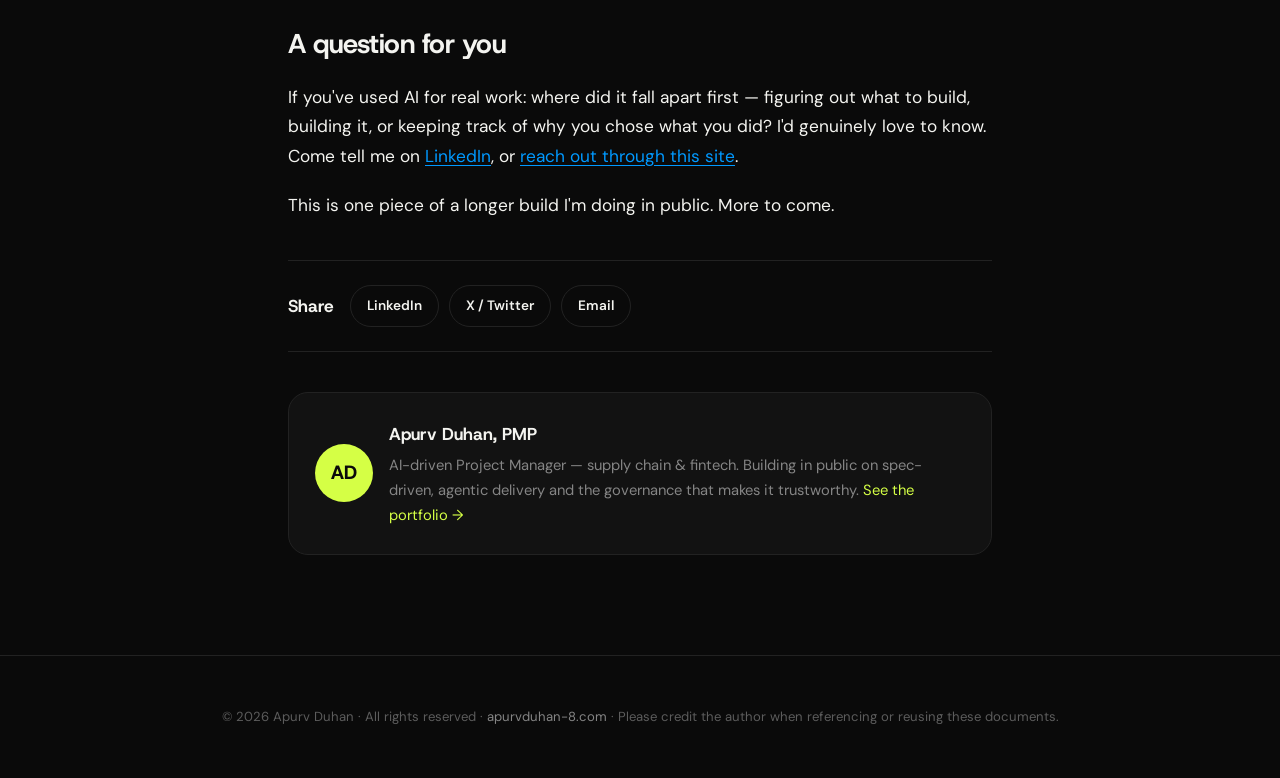
<file: blog/posts/six-ai-agents-one-human.html>
<!DOCTYPE html>
<html lang="en" data-theme="dark"><head>
<meta charset="UTF-8"><meta name="viewport" content="width=device-width,initial-scale=1.0">
<title>Six AI agents. One human keeping them honest. | Apurv Duhan</title>
<meta name="description" content="I went from working with one AI assistant to running a whole team of them — analyst, PM, architect, builder, reviewer — each with one job. My role is to run the room and keep the paper trail intact.">
<link rel="canonical" href="https://www.apurvduhan-8.com/blog/posts/six-ai-agents-one-human.html">
<meta name="author" content="Apurv Duhan">
<meta property="og:type" content="article">
<meta property="og:title" content="Six AI agents. One human keeping them honest.">
<meta property="og:description" content="Handing the work to a team of specialised AI agents — and why the paper trail matters more than the output.">
<meta property="og:url" content="https://www.apurvduhan-8.com/blog/posts/six-ai-agents-one-human.html">
<meta name="twitter:card" content="summary_large_image">
<link rel="preconnect" href="https://fonts.googleapis.com"><link rel="preconnect" href="https://fonts.gstatic.com" crossorigin>
<link href="https://fonts.googleapis.com/css2?family=Host+Grotesk:wght@300..800&family=DM+Sans:opsz,wght@9..40,300..700&display=swap" rel="stylesheet">
<link rel="stylesheet" href="../blog.css">
<script type="application/ld+json">
{"@context":"https://schema.org","@type":"BlogPosting","headline":"Six AI agents. One human keeping them honest.","datePublished":"2026-06-30","author":{"@type":"Person","name":"Apurv Duhan","url":"https://www.apurvduhan-8.com"},"publisher":{"@type":"Person","name":"Apurv Duhan"},"mainEntityOfPage":"https://www.apurvduhan-8.com/blog/posts/six-ai-agents-one-human.html","keywords":"agentic AI, multi-agent, BMAD, project management, governance, traceability, spec-driven development"}
</script>
</head><body>

<nav>
  <a href="/">← Portfolio</a>
  <a href="/blog/">Writing</a>
  <a href="/#credentials">Credentials</a>
  <a href="/#contact" class="cta">Hire me</a>
</nav>
<button class="theme-switch" id="themeSwitch" aria-label="Toggle theme"><span class="ts-ic ts-sun">☀</span><span class="ts-ic ts-moon">☾</span><span class="ts-knob"></span></button>

<header class="article-head"><div class="wrap">
  <span class="eyebrow">Build in public · 04</span>
  <h1>Six AI agents. One human keeping them honest.</h1>
  <div class="byline"><b>Apurv Duhan, PMP</b> <span>·</span> <span>30 June 2026</span> <span>·</span> <span>4 min read</span></div>
</div></header>
<div class="article-cover"><div class="band"></div></div>

<article><div class="wrap">

  <p class="lede">I worked with one AI assistant. Now I'm handing the work to a whole team of them. Sounds sci-fi. It's simpler than that.</p>

  <h2>Think of building a house</h2>

  <p>You don't hire one person for everything. Someone works out what you need, someone draws the plans, someone builds, someone inspects it. Each is good at one thing and passes the work to the next.</p>

  <p>That's what I'm doing now, except the team is made of AI agents, each with one job:</p>

  <ul>
    <li><strong>Analyst</strong> — works out what we're really solving.</li>
    <li><strong>Product manager</strong> — writes down what to build.</li>
    <li><strong>Architect</strong> — designs how it fits together.</li>
    <li><strong>Builder</strong> — writes the code.</li>
    <li><strong>Reviewer</strong> — tests it and catches mistakes.</li>
  </ul>

  <p>My job isn't any of those seats. It's to run the room: set the goal, check their work at every handoff, and step in when one drifts or over-complicates things.</p>

  <h2>The part I actually care about</h2>

  <p>It's easy to get AI to spit out something that looks finished. It's hard to keep it organised enough that you can look back and see who decided what, and why.</p>

  <p>In my version, every step is saved — so you can trace any piece of the result back to the original idea. That paper trail is everything in serious work. In finance, healthcare, and government, "the AI just did it" isn't good enough. You need to show the decision, the reason, and the person accountable for it.</p>

  <div class="pull">It's easy to get AI to produce something that looks finished. It's hard to keep it traceable back to the original idea.</div>

  <p>That's the whole shift, really. The value isn't in any single agent doing its task well. It's in the human who keeps the team aligned and the record clean — so the output isn't just impressive, it's defensible.</p>

  <h2>A question for you</h2>

  <p>If you've used AI for real work: where did it fall apart first — figuring out what to build, building it, or keeping track of why you chose what you did? I'd genuinely love to know. Come tell me on <a href="https://www.linkedin.com/in/apurvduhan23" target="_blank" rel="noopener">LinkedIn</a>, or <a href="/#contact">reach out through this site</a>.</p>

  <p>This is one piece of a longer build I'm doing in public. More to come.</p>

  <div class="share">
    <span>Share</span>
    <a href="https://www.linkedin.com/sharing/share-offsite/?url=https://www.apurvduhan-8.com/blog/posts/six-ai-agents-one-human.html" target="_blank" rel="noopener">LinkedIn</a>
    <a href="https://twitter.com/intent/tweet?text=Six%20AI%20agents.%20One%20human%20keeping%20them%20honest.&url=https://www.apurvduhan-8.com/blog/posts/six-ai-agents-one-human.html" target="_blank" rel="noopener">X / Twitter</a>
    <a href="mailto:?subject=Six AI agents. One human keeping them honest.&body=Thought you'd find this interesting: https://www.apurvduhan-8.com/blog/posts/six-ai-agents-one-human.html" target="_blank" rel="noopener">Email</a>
  </div>

  <div class="author">
    <div class="av">AD</div>
    <div>
      <b>Apurv Duhan, PMP</b>
      <p>AI-driven Project Manager — supply chain &amp; fintech. Building in public on spec-driven, agentic delivery and the governance that makes it trustworthy. <a href="/" style="color:var(--lime);text-decoration:none">See the portfolio →</a></p>
    </div>
  </div>

</div></article>

<footer><div class="wrap-wide">
  © 2026 Apurv Duhan · All rights reserved · <a href="/">apurvduhan-8.com</a> · Please credit the author when referencing or reusing these documents.
</div></footer>

<script src="../blog.js"></script>
</body></html>
</file>
<file: blog/blog.css>
/* ===== Apurv Duhan — Blog (theme parity with apurvduhan-8.com) ===== */
:root,[data-theme="dark"]{
  --bg:#0a0a0a;--bg2:#0f0f0f;--surface:#121212;--surface2:#161616;--line:#222222;
  --ink:#f4f4f0;--muted:#858585;--dim:#5c5c5c;
  --lime:#d5ff45;--lime-soft:rgba(213,255,69,.12);--blue:#0099ff;
  --navbg:rgba(10,10,10,.72);--shadow:0 30px 80px rgba(0,0,0,.6);--tile:#fff;
}
[data-theme="light"]{
  --bg:#f5f5f0;--bg2:#efefe9;--surface:#fff;--surface2:#f7f7f2;--line:#e2e2da;
  --ink:#0d0d0b;--muted:#6b6b64;--dim:#9a9a92;
  --lime:#a8d100;--lime-soft:rgba(140,170,0,.12);--blue:#0077cc;
  --navbg:rgba(245,245,240,.8);--shadow:0 30px 80px rgba(40,40,30,.12);--tile:#fff;
}
*{margin:0;padding:0;box-sizing:border-box}
html{scroll-behavior:smooth}
::selection{background:var(--lime);color:#0a0a0a}
body{font-family:'DM Sans',system-ui,sans-serif;color:var(--ink);background:var(--bg);line-height:1.7;
  transition:background .4s,color .4s;-webkit-font-smoothing:antialiased}
h1,h2,h3,.display{font-family:'Host Grotesk','DM Sans',sans-serif;letter-spacing:-.5px}
a{color:inherit}
.wrap{max-width:760px;margin:0 auto;padding:0 28px}
.wrap-wide{max-width:1120px;margin:0 auto;padding:0 28px}

/* nav */
nav{position:fixed;top:16px;left:50%;transform:translateX(-50%);z-index:140;background:var(--navbg);
  backdrop-filter:blur(16px);-webkit-backdrop-filter:blur(16px);border:1px solid var(--line);border-radius:32px;
  padding:7px 10px;display:flex;align-items:center;gap:2px}
nav a{font-size:.82rem;font-weight:500;color:var(--muted);padding:8px 15px;border-radius:22px;transition:.2s;text-decoration:none}
nav a:hover{color:var(--ink);background:var(--surface2)}
nav a.cta{background:var(--lime);color:#0a0a0a;font-weight:700}
.theme-switch{position:fixed;top:20px;right:24px;z-index:150;width:72px;height:36px;border-radius:30px;cursor:pointer;
  background:var(--navbg);backdrop-filter:blur(16px);-webkit-backdrop-filter:blur(16px);border:1px solid var(--line);padding:0;overflow:hidden}
.theme-switch .ts-ic{position:absolute;top:50%;transform:translateY(-50%);font-size:.85rem;color:var(--muted)}
.theme-switch .ts-sun{left:11px}.theme-switch .ts-moon{right:11px}
.theme-switch .ts-knob{position:absolute;top:4px;left:4px;width:28px;height:28px;border-radius:50%;background:var(--lime);transition:transform .32s cubic-bezier(.16,.8,.3,1)}
[data-theme="light"] .theme-switch .ts-knob{transform:translateX(36px)}
@media(max-width:560px){.theme-switch{top:14px;right:14px}}

/* blog index hero */
.blog-hero{padding:150px 0 50px}
.blog-hero .eyebrow{font-size:.72rem;letter-spacing:3px;text-transform:uppercase;color:var(--lime);font-weight:700}
.blog-hero h1{font-size:clamp(2.4rem,6vw,4rem);font-weight:700;line-height:1.02;margin:18px 0 14px}
.blog-hero p{color:var(--muted);font-size:1.1rem;max-width:560px}

/* post list */
.posts{padding:30px 0 120px;display:flex;flex-direction:column;gap:18px}
.postcard{display:block;text-decoration:none;background:var(--surface);border:1px solid var(--line);border-radius:22px;
  padding:32px 30px;transition:transform .3s,border-color .3s}
.postcard:hover{transform:translateY(-5px);border-color:var(--lime)}
.postcard .meta{font-size:.78rem;color:var(--dim);letter-spacing:.5px;text-transform:uppercase;font-weight:600}
.postcard h2{font-size:1.7rem;font-weight:700;margin:12px 0 10px;color:var(--ink)}
.postcard p{color:var(--muted);font-size:1rem}
.postcard .tags{margin-top:18px;display:flex;flex-wrap:wrap;gap:8px}
.tag{font-size:.72rem;font-weight:600;color:var(--muted);border:1px solid var(--line);border-radius:30px;padding:5px 12px}
.postcard .read{margin-top:18px;color:var(--lime);font-weight:700;font-size:.9rem}

/* article */
.article-head{padding:140px 0 30px}
.article-head .eyebrow{font-size:.72rem;letter-spacing:3px;text-transform:uppercase;color:var(--lime);font-weight:700}
.article-head h1{font-size:clamp(2.2rem,5.5vw,3.4rem);font-weight:700;line-height:1.06;margin:18px 0 20px}
.article-head .byline{display:flex;flex-wrap:wrap;gap:8px 16px;align-items:center;color:var(--dim);font-size:.9rem}
.article-head .byline b{color:var(--ink);font-weight:600}
.article-cover{max-width:1120px;margin:30px auto 0;padding:0 28px}
.article-cover .band{height:5px;border-radius:5px;background:linear-gradient(90deg,var(--lime),var(--blue))}
article{padding:36px 0 60px;font-size:1.08rem}
article h2{font-size:1.7rem;font-weight:700;margin:48px 0 16px}
article h3{font-size:1.25rem;font-weight:700;margin:34px 0 12px}
article p{margin:0 0 20px;color:var(--ink)}
article p,article li{color:var(--ink)}
article a{color:var(--blue);text-decoration:underline;text-underline-offset:3px}
article strong{font-weight:700}
article em{color:var(--muted)}
article ul,article ol{margin:0 0 22px;padding-left:24px}
article li{margin-bottom:10px}
article hr{border:none;border-top:1px solid var(--line);margin:44px 0}
.lede{font-size:1.3rem;line-height:1.5;color:var(--ink);font-weight:500;margin-bottom:30px}
.pull{border-left:3px solid var(--lime);padding:6px 0 6px 22px;margin:30px 0;font-family:'Host Grotesk';
  font-size:1.5rem;font-weight:600;line-height:1.3;letter-spacing:-.5px}
.callout{background:var(--surface);border:1px solid var(--line);border-radius:18px;padding:24px 26px;margin:30px 0}
.callout .clabel{font-size:.7rem;letter-spacing:2px;text-transform:uppercase;color:var(--lime);font-weight:700;margin-bottom:10px}
.callout p:last-child{margin-bottom:0}
.article-tag{display:inline-block;font-size:.72rem;font-weight:600;color:var(--muted);border:1px solid var(--line);border-radius:30px;padding:5px 12px;margin:0 6px 8px 0}

/* demo video */
.demo{margin:30px 0 10px;border-radius:18px;overflow:hidden;border:1px solid var(--line);background:#000;box-shadow:0 24px 70px rgba(0,0,0,.4)}
.demo video{display:block;width:100%;height:auto}
.demo-cap{color:var(--dim);font-size:.85rem;text-align:center;margin:14px 0 0}

/* compact artifacts line */
.artifacts{margin:30px 0;padding:16px 20px;border:1px solid var(--line);border-radius:14px;background:var(--surface);
  display:flex;flex-wrap:wrap;align-items:center;gap:8px 14px;font-size:.92rem}
.artifacts .alabel{font-weight:700;font-family:'Host Grotesk';color:var(--ink);margin-right:2px}
.artifacts a{color:var(--blue);text-decoration:none;font-weight:600;border-bottom:1px solid transparent;transition:.2s}
.artifacts a:hover{border-bottom-color:var(--blue)}
.artifacts .sep{color:var(--dim)}

/* doc cards (RAID artifacts) */
.docgrid{display:grid;grid-template-columns:repeat(auto-fit,minmax(220px,1fr));gap:14px;margin:28px 0 36px}
.doc{background:var(--surface);border:1px solid var(--line);border-radius:18px;padding:22px;transition:.3s}
.doc:hover{border-color:var(--lime);transform:translateY(-4px)}
.doc .dt{font-size:.68rem;letter-spacing:2px;text-transform:uppercase;color:var(--dim);font-weight:700}
.doc h4{font-family:'Host Grotesk';font-size:1.15rem;font-weight:700;margin:8px 0 6px}
.doc p{font-size:.9rem;color:var(--muted);margin:0 0 16px}
.doc .dacts{display:flex;gap:8px}
.dbtn{display:inline-flex;align-items:center;justify-content:center;gap:6px;font-size:.78rem;font-weight:700;
  border:1px solid var(--line);border-radius:9px;cursor:pointer;background:transparent;color:var(--ink);text-decoration:none;transition:.2s}
.dbtn.v{flex:1;padding:9px 12px}.dbtn.v:hover{background:var(--ink);color:var(--bg)}
.dbtn.d{flex:0 0 40px;height:36px;color:var(--muted)}.dbtn.d:hover{background:var(--ink);color:var(--bg)}

/* share / cross-post bar */
.share{display:flex;flex-wrap:wrap;gap:10px;align-items:center;margin:40px 0;padding:24px 0;border-top:1px solid var(--line);border-bottom:1px solid var(--line)}
.share span{font-weight:700;font-family:'Host Grotesk';margin-right:6px}
.share a{font-size:.85rem;font-weight:600;color:var(--ink);border:1px solid var(--line);border-radius:30px;padding:8px 16px;text-decoration:none;transition:.2s}
.share a:hover{background:var(--lime);color:#0a0a0a;border-color:var(--lime)}

.author{display:flex;gap:16px;align-items:center;margin:40px 0;padding:26px;background:var(--surface);border:1px solid var(--line);border-radius:20px}
.author .av{width:58px;height:58px;border-radius:50%;background:var(--lime);color:#0a0a0a;display:flex;align-items:center;justify-content:center;font-family:'Host Grotesk';font-weight:800;font-size:1.2rem;flex-shrink:0}
.author b{font-family:'Host Grotesk'}
.author p{margin:4px 0 0;color:var(--muted);font-size:.92rem}

footer{border-top:1px solid var(--line);padding:50px 0;text-align:center;color:var(--dim);font-size:.82rem}
footer a{color:var(--muted);text-decoration:none}footer a:hover{color:var(--lime)}

/* PDF lightbox (photo-style) */
.lb{position:fixed;inset:0;z-index:400;display:none}
.lb.open{display:block}
.lb-back{position:absolute;inset:0;background:rgba(5,5,5,.9);backdrop-filter:blur(10px)}
.lb-top{position:absolute;top:0;left:0;right:0;z-index:3;display:flex;align-items:center;justify-content:space-between;padding:16px 22px;background:linear-gradient(180deg,rgba(0,0,0,.55),transparent)}
.lb-title{font-family:'Host Grotesk';font-weight:700;font-size:.95rem;color:#fff;white-space:nowrap;overflow:hidden;text-overflow:ellipsis;max-width:60%}
.lb-acts{display:flex;gap:10px}
.lb-ic{width:38px;height:38px;border-radius:50%;border:1px solid rgba(255,255,255,.25);background:rgba(255,255,255,.08);color:#fff;cursor:pointer;display:flex;align-items:center;justify-content:center;transition:.2s;text-decoration:none}
.lb-ic:hover{background:var(--lime);color:#0a0a0a;border-color:var(--lime)}
.lb-scroll{position:absolute;inset:0;overflow:auto;z-index:2;padding:74px 24px 44px;cursor:zoom-in;scrollbar-width:none}
.lb-scroll::-webkit-scrollbar{display:none}
.lb-scroll.zoomed{cursor:grab}.lb-scroll.zoomed.panning{cursor:grabbing}
.lb-stage{margin:0 auto;display:flex;flex-direction:column;gap:18px;transition:width .35s cubic-bezier(.16,.8,.3,1)}
.lb-stage canvas{width:100%;height:auto;display:block;border-radius:6px;box-shadow:0 24px 70px rgba(0,0,0,.6);background:#fff}
.lb-hint{position:absolute;bottom:18px;left:50%;transform:translateX(-50%);z-index:3;color:rgba(255,255,255,.55);font-size:.72rem;letter-spacing:1.5px;text-transform:uppercase;pointer-events:none;transition:opacity .4s}
.lb.zoom-on .lb-hint{opacity:0}
</file>
<file: supply-chain/styles.css>
/* ── tokens: DESIGN.md "Apurv Duhan — Delivery Record" + Data visualization ── */
:root{
  --neutral:#06080D; --surface:#0C111B; --surface-raised:#121927;
  --on-surface:#ECF1FA; --on-surface-muted:#93A3BA;
  --primary:#E9B04A; --on-primary:#14100A;
  --rule:#1B2432; --rule-hover:#2A3648;
  --positive:#4FD1A0; --negative:#E8716A;
  --steel-100:#3D4D6B; --steel-200:#55698B; --steel-300:#7189A9; --steel-400:#95A9C4;
  --r-sm:3px; --r-md:8px; --r-full:999px;
  --serif:'Newsreader',Georgia,serif;
  --sans:'Inter',system-ui,-apple-system,sans-serif;
  --ease-out:cubic-bezier(.22,1,.36,1); --ease-io:cubic-bezier(.4,0,.2,1);
  --section:clamp(120px,18vh,200px);
}
*{margin:0;padding:0;box-sizing:border-box}
html{scroll-behavior:smooth;-webkit-text-size-adjust:100%}
@media(prefers-reduced-motion:reduce){html{scroll-behavior:auto}}
body{font-family:var(--sans);font-weight:300;font-size:1.0625rem;line-height:1.75;
  background:var(--neutral);color:var(--on-surface);overflow-x:hidden;
  -webkit-font-smoothing:antialiased}
::selection{background:var(--primary);color:var(--on-primary)}
img{display:block;max-width:100%}
a{color:inherit;text-decoration:none}
button{font:inherit;color:inherit;background:none;border:0;cursor:pointer;touch-action:manipulation}
:focus-visible{outline:2px solid var(--primary);outline-offset:3px;border-radius:var(--r-sm)}
body::before{content:"";position:fixed;inset:0;z-index:-1;pointer-events:none;
  background:radial-gradient(900px 620px at 84% -8%,rgba(233,176,74,.045),transparent 62%)}

.wrap{max-width:1120px;margin:0 auto;padding:0 28px}
@media(min-width:900px){.wrap{padding:0 40px}}
.skip{position:absolute;left:-999px;top:12px;background:var(--primary);color:var(--on-primary);
  padding:8px 14px;border-radius:var(--r-sm);z-index:200}
.skip:focus{left:12px}

/* ── type ─────────────────────────────────────────────────────────────── */
.display{font-family:var(--serif);font-weight:400;font-size:clamp(2.4rem,5.2vw,3.6rem);
  line-height:1.08;letter-spacing:-.01em}
h2.head{font-family:var(--serif);font-weight:400;font-size:clamp(1.75rem,3vw,2.25rem);
  line-height:1.1;letter-spacing:-.01em;margin:12px 0 20px}
.head-sm{font-family:var(--serif);font-weight:400;font-size:1.5rem;line-height:1.2;letter-spacing:-.01em}
.label{font-family:var(--sans);font-size:.6875rem;font-weight:500;letter-spacing:.2em;
  text-transform:uppercase;line-height:1.2}
.eyebrow{color:var(--primary)}
.lede{color:var(--on-surface-muted);max-width:62ch;font-size:1.0625rem}
p{max-width:62ch}
.muted{color:var(--on-surface-muted)}
.data{font-size:.75rem;font-weight:400;letter-spacing:.01em;line-height:1.4;font-variant-numeric:tabular-nums}
.num{font-variant-numeric:tabular-nums}

/* ── quiet link ───────────────────────────────────────────────────────── */
.qlink{display:inline-flex;align-items:center;gap:8px;color:var(--on-surface-muted);
  font-size:.9375rem;font-weight:300;line-height:1.4;
  border-bottom:1px solid var(--rule);padding:0 0 4px;cursor:pointer;
  transition:color .3s var(--ease-io),border-color .3s var(--ease-io)}
.qlink:hover{color:var(--on-surface);border-color:var(--primary)}
.qlink svg{width:13px;height:13px;fill:currentColor;flex-shrink:0}
.btn{display:inline-flex;align-items:center;gap:10px;background:var(--primary);
  color:var(--on-primary);font-size:.9375rem;font-weight:500;
  padding:15px 30px;border-radius:var(--r-sm);transition:background .3s var(--ease-io)}
.btn:hover{background:#F2BE60}
.btn svg{width:13px;height:13px;fill:currentColor}

/* ── nav ──────────────────────────────────────────────────────────────── */
nav.top{position:fixed;top:0;left:0;right:0;z-index:90;background:rgba(6,8,13,.72);
  backdrop-filter:blur(16px);-webkit-backdrop-filter:blur(16px);
  border-bottom:1px solid transparent;transition:border-color .3s,background .3s}
nav.top.scrolled{background:rgba(6,8,13,.92);border-bottom-color:var(--rule)}
nav.top .wrap{display:flex;align-items:center;justify-content:space-between;height:68px;gap:20px}
.brand{font-family:var(--serif);font-size:1.15rem;letter-spacing:.01em;white-space:nowrap}
.brand small{font-family:var(--sans);font-size:.6875rem;font-weight:500;letter-spacing:.2em;
  text-transform:uppercase;color:var(--on-surface-muted);margin-left:14px}
.navlinks{display:flex;gap:26px}
.navlinks a{font-size:.8125rem;color:var(--on-surface-muted);transition:color .3s;padding:10px 0}
.navlinks a:hover,.navlinks a[aria-current]{color:var(--on-surface)}
.navlinks a[aria-current]{border-bottom:1px solid var(--primary)}
@media(max-width:640px){.brand small{display:none}.navlinks{gap:16px}.navlinks a{font-size:.75rem;white-space:nowrap}}
@media(max-width:480px){.navlinks a.back{display:none}.kick .pill:not(.syn){border:0;padding:0}}

/* ── header ───────────────────────────────────────────────────────────── */
header.xhead{padding:140px 0 56px}
header.xhead .display{margin:26px 0 22px;max-width:14ch}
.xlinks{display:flex;gap:32px;flex-wrap:wrap;margin-top:30px;align-items:center}
.kick{display:flex;flex-wrap:wrap;gap:12px 14px;align-items:center;color:var(--on-surface-muted)}
.kick .pill{border:1px solid var(--rule);border-radius:var(--r-full);padding:5px 13px}
.kick .pill.syn{color:var(--on-surface)}

/* ── filters ──────────────────────────────────────────────────────────── */
.filters{position:sticky;top:68px;z-index:40;background:rgba(6,8,13,.9);
  backdrop-filter:blur(14px);-webkit-backdrop-filter:blur(14px);
  border-top:1px solid var(--rule);border-bottom:1px solid var(--rule);padding:10px 0}
.filters .wrap{display:flex;align-items:center;gap:8px 30px;flex-wrap:wrap}
.fgroup{display:flex;align-items:center;gap:8px;flex-wrap:wrap}
.fgroup .label{color:var(--on-surface-muted);margin-right:6px}
.chip{display:inline-flex;align-items:center;min-height:40px;padding:0 14px;border-radius:var(--r-full);
  border:1px solid transparent;color:var(--on-surface-muted);font-size:.8125rem;font-weight:400;
  transition:color .3s var(--ease-io),background .3s var(--ease-io),border-color .3s var(--ease-io)}
.chip:hover{color:var(--on-surface)}
.chip[aria-pressed="true"]{background:var(--surface-raised);color:var(--on-surface);border-color:var(--rule-hover)}
.fsel{position:relative;display:inline-flex;align-items:center}
.fsel select{appearance:none;-webkit-appearance:none;min-height:40px;padding:0 34px 0 14px;
  border-radius:var(--r-full);border:1px solid var(--rule);background:var(--neutral);
  color:var(--on-surface);font:inherit;font-size:.8125rem;font-weight:400;max-width:260px;cursor:pointer}
.fsel svg{position:absolute;right:13px;width:11px;height:11px;fill:var(--on-surface-muted);pointer-events:none}
.freset{margin-left:auto;font-size:.8125rem;min-height:40px}
.fsummary{width:100%;color:var(--on-surface-muted);font-size:.8125rem;font-weight:400;
  font-variant-numeric:tabular-nums;margin-top:-6px}
@media(max-width:900px){.filters{position:static}}
@media(max-width:640px){.freset{margin-left:0}}

/* ── sections ─────────────────────────────────────────────────────────── */
main section{padding:0 0 var(--section);scroll-margin-top:180px}
main section.first{padding-top:56px}
.shead{display:grid;grid-template-columns:minmax(0,1.1fr) minmax(0,.9fr);align-items:end;gap:24px 48px;margin-bottom:28px}
@media(max-width:860px){.shead{grid-template-columns:1fr}}
.shead h2.head{margin:8px 0 0}
.shead p{color:var(--on-surface-muted);font-size:.9375rem;max-width:58ch}

/* ── KPI ledger ───────────────────────────────────────────────────────── */
.kpis{display:grid;grid-template-columns:repeat(5,1fr);border-top:1px solid var(--rule);border-bottom:1px solid var(--rule)}
.kpi{padding:28px 22px 26px 0;border-left:1px solid var(--rule);padding-left:22px;min-width:0}
.kpi:first-child{border-left:0;padding-left:0}
.kpi .label{color:var(--on-surface-muted);display:block;white-space:nowrap}
.kpi .fig{font-family:var(--serif);font-weight:400;font-size:clamp(2.3rem,3.6vw,3.1rem);line-height:1;
  letter-spacing:-.01em;color:var(--primary);margin:16px 0 10px;white-space:nowrap}
.kpi .fig small{font-size:.5em;letter-spacing:0;color:var(--primary);opacity:.85;margin-left:2px}
.kpi .delta{display:flex;align-items:center;gap:6px;font-size:.8125rem;font-weight:400;color:var(--on-surface-muted);
  font-variant-numeric:tabular-nums;min-height:20px}
.kpi .delta svg{width:9px;height:9px;flex-shrink:0}
.kpi .delta.good{color:var(--positive)}.kpi .delta.bad{color:var(--negative)}
.kpi .sub{font-size:.75rem;color:var(--on-surface-muted);margin-top:4px;font-variant-numeric:tabular-nums;min-height:34px;line-height:1.4}
.kpi .spark{display:block;width:100%;height:30px;margin-top:14px}
@media(max-width:1000px){.kpis{grid-template-columns:repeat(3,1fr)}
  .kpi:nth-child(4){border-left:0;padding-left:0}
  .kpi:nth-child(n+4){border-top:1px solid var(--rule)}}
@media(max-width:640px){.kpis{grid-template-columns:1fr 1fr}
  .kpi{padding:22px 0 22px 18px}
  .kpi:nth-child(odd){border-left:0;padding-left:0}.kpi:nth-child(even){border-left:1px solid var(--rule)}
  .kpi:nth-child(4){border-left:1px solid var(--rule);padding-left:18px}
  .kpi:nth-child(n+3){border-top:1px solid var(--rule)}
  .kpi:nth-child(5){grid-column:1/-1;border-left:0;padding-left:0}
  .kpi .fig{font-size:2.2rem}}

/* ── status ───────────────────────────────────────────────────────────── */
.st{display:inline-flex;align-items:center;gap:8px;white-space:nowrap;font-size:.6875rem;font-weight:500;
  letter-spacing:.2em;text-transform:uppercase;color:var(--on-surface-muted)}
.st i{width:7px;height:7px;border-radius:50%;flex-shrink:0;border:1.5px solid var(--on-surface-muted);background:transparent}
.st.good{color:var(--positive)}.st.good i{background:var(--positive);border-color:var(--positive)}
.st.bad{color:var(--negative)}.st.bad i{background:var(--negative);border-color:var(--negative)}

/* ── chart cards ──────────────────────────────────────────────────────── */
.grid2{display:grid;grid-template-columns:1fr 1fr;gap:24px}
@media(max-width:860px){.grid2{grid-template-columns:1fr}}
.chart{border:1px solid var(--rule);border-radius:var(--r-sm);background:var(--surface);padding:24px 24px 20px;
  transition:border-color .3s var(--ease-io);min-width:0}
.chart:hover{border-color:var(--rule-hover)}
.chead{display:flex;align-items:flex-start;justify-content:space-between;gap:16px;margin-bottom:18px}
.chead h3{font-family:var(--serif);font-weight:400;font-size:1.5rem;line-height:1.2;letter-spacing:-.01em}
.chead p{color:var(--on-surface-muted);font-size:.8125rem;font-weight:400;margin-top:6px;max-width:60ch}
.ctools{display:flex;gap:4px;flex-shrink:0}
.tbtn{font-size:.6875rem;font-weight:500;letter-spacing:.2em;text-transform:uppercase;color:var(--on-surface-muted);
  padding:8px 10px;border-radius:var(--r-sm);min-height:40px;transition:color .3s var(--ease-io),background .3s var(--ease-io)}
.tbtn:hover{color:var(--on-surface)}
.tbtn[aria-pressed="true"]{color:var(--on-surface);background:var(--surface-raised)}
.cnote{font-size:.75rem;color:var(--on-surface-muted);margin-top:12px;font-weight:400}
.cbody{position:relative;transition:opacity .25s var(--ease-io)}
body.is-updating .cbody,body.is-updating .kpis{opacity:.35}
.cbody svg.viz{display:block;width:100%;overflow:visible}
.cbody[tabindex]{outline-offset:6px;border-radius:var(--r-sm)}
.chart.table-on .cbody svg.viz,.chart.table-on .legend{display:none}
.chart .ctable{display:none}
.chart.table-on .ctable{display:block}
.legend{display:flex;flex-wrap:wrap;gap:8px 20px;margin:14px 0 0;color:var(--on-surface-muted);font-size:.75rem;font-weight:400}
.legend span{display:inline-flex;align-items:center;gap:8px}
.legend i{display:inline-block;width:12px;height:12px;border-radius:2px;flex-shrink:0}
.legend i.line{width:16px;height:2px;border-radius:1px}
.legend i.dot{width:9px;height:9px;border-radius:50%}
.legend i.ann{width:2px;height:12px;background:var(--primary)}

/* SVG text & marks */
svg .ax{font-family:var(--sans);font-size:11px;font-weight:400;fill:var(--on-surface-muted);font-variant-numeric:tabular-nums}
svg .lbl{font-family:var(--sans);font-size:12px;font-weight:400;fill:var(--on-surface);font-variant-numeric:tabular-nums}
svg .ttl{font-family:var(--sans);font-size:11px;font-weight:500;letter-spacing:.2em;fill:var(--on-surface-muted)}
svg .ann{font-family:var(--sans);font-size:10.5px;font-weight:500;letter-spacing:.2em;fill:var(--primary)}
svg .big{font-family:var(--serif);font-size:22px;fill:var(--on-surface);letter-spacing:-.01em}
svg .grid{stroke:var(--rule);stroke-width:1}
svg .base{stroke:var(--rule-hover);stroke-width:1}
svg .target{stroke:var(--steel-200);stroke-width:1}
svg .ink{fill:none;stroke:var(--on-surface);stroke-width:2;stroke-linejoin:round;stroke-linecap:round}
svg .ghost{fill:none;stroke:var(--on-surface-muted);stroke-width:1.5;stroke-linejoin:round;stroke-linecap:round;opacity:.6}
svg .wash{fill:var(--on-surface);opacity:.07}
svg .dot{fill:var(--on-surface);stroke:var(--surface);stroke-width:2}
svg .dot.hot{fill:var(--primary)}
svg .cross{stroke:var(--on-surface-muted);stroke-width:1;opacity:0}
svg .cross.on{opacity:.9}
svg .int{stroke:var(--primary);stroke-width:1.5}
svg .seg{stroke:var(--surface);stroke-width:2;transition:opacity .2s var(--ease-io)}
svg .col.dim .seg{opacity:.55}
svg .hit{fill:transparent;cursor:crosshair}
svg .empty{font-family:var(--sans);font-size:12px;fill:var(--on-surface-muted)}
svg .db-line{stroke:var(--steel-200);stroke-width:2;stroke-linecap:round}
svg .db-before{fill:var(--steel-300);stroke:var(--surface);stroke-width:2}
svg .db-after{fill:var(--on-surface);stroke:var(--surface);stroke-width:2}

/* small multiples */
.sm{display:grid;grid-template-columns:1fr 1fr;gap:6px 28px}
.sm.single{grid-template-columns:1fr}
@media(max-width:700px){.sm{grid-template-columns:1fr}}
.sm .panel{min-width:0}

/* tooltip */
#tip{position:fixed;z-index:120;pointer-events:none;opacity:0;transform:translateY(4px);
  transition:opacity .18s var(--ease-io),transform .18s var(--ease-io);
  background:var(--surface-raised);border:1px solid var(--rule-hover);border-radius:var(--r-sm);
  padding:10px 12px;min-width:150px;max-width:280px;font-size:.75rem;font-weight:400;line-height:1.5}
#tip.on{opacity:1;transform:none}
#tip .th{color:var(--on-surface-muted);font-size:.6875rem;letter-spacing:.2em;text-transform:uppercase;font-weight:500;margin-bottom:6px}
#tip .tr{display:flex;justify-content:space-between;gap:16px;align-items:center;font-variant-numeric:tabular-nums}
#tip .tr b{font-weight:500;color:var(--on-surface);order:2}
#tip .tr span{color:var(--on-surface-muted);display:inline-flex;align-items:center;gap:7px}
#tip .tr i{display:inline-block;width:12px;height:2px;background:var(--on-surface);flex-shrink:0}
#tip .tr i.sq{width:9px;height:9px;border-radius:2px}
#tip .tr.hi b{color:var(--primary)}

/* ── tables ───────────────────────────────────────────────────────────── */
.tscroll{overflow-x:auto;-webkit-overflow-scrolling:touch;margin:0 -24px;padding:0 24px}
table.dt{width:100%;border-collapse:collapse;font-size:.8125rem;font-weight:400;font-variant-numeric:tabular-nums}
table.dt th{font-family:var(--sans);font-size:.6875rem;font-weight:500;letter-spacing:.2em;text-transform:uppercase;
  color:var(--on-surface-muted);text-align:left;padding:0 10px 12px 0;border-bottom:1px solid var(--rule);white-space:nowrap;vertical-align:bottom}
table.dt th.r,table.dt td.r{text-align:right}
table.dt th button{font:inherit;color:inherit;letter-spacing:inherit;text-transform:inherit;display:inline-flex;align-items:center;gap:6px;min-height:40px;padding:0}
table.dt th button svg{width:9px;height:9px;fill:currentColor;opacity:0;transition:opacity .2s}
table.dt th[aria-sort] button{color:var(--on-surface)}
table.dt th[aria-sort] button svg{opacity:1}
table.dt th[aria-sort="ascending"] button svg{transform:rotate(180deg)}
table.dt th button:hover{color:var(--on-surface)}
table.dt td{padding:11px 10px 11px 0;border-bottom:1px solid var(--rule);vertical-align:middle;white-space:nowrap}
table.dt tr:last-child td{border-bottom:0}
table.dt tbody tr{transition:background .2s var(--ease-io)}
table.dt tbody tr.pick{cursor:pointer}
table.dt tbody tr.pick:hover{background:var(--surface-raised)}
table.dt tbody tr.sel td:first-child{box-shadow:inset 2px 0 0 var(--primary);padding-left:12px}
table.dt td .vn{color:var(--on-surface);font-weight:400}
.vpick{display:block;text-align:left;padding:0;font:inherit;line-height:inherit;border-radius:var(--r-sm)}
.vpick .vt{white-space:normal}
table.dt td .vt{color:var(--on-surface-muted);font-size:.75rem;display:block}
table.dt td.dim{color:var(--on-surface-muted)}
table.dt td svg.spark{width:64px;height:22px;display:block}
@media(max-width:1100px){table.dt .hide-md{display:none}}
table.dt.compact{min-width:0}
table.dt.compact th,table.dt.compact td{padding-right:10px}
.ctable table.dt{min-width:0;margin-top:4px}
@media(max-width:600px){table.dt .hide-sm{display:none}table.dt{min-width:0}
  table.dt td:first-child{white-space:normal;min-width:120px;max-width:150px;line-height:1.35}
  table.dt td:first-child .vt{margin-top:3px}}

/* meter (work streams) */
.meter{display:block;width:96px;height:6px;background:var(--steel-100);overflow:hidden}
.meter i{display:block;height:100%;background:var(--on-surface)}
.var{font-variant-numeric:tabular-nums}
.var.over{color:var(--negative)}.var.under{color:var(--positive)}

/* ── footer / about ───────────────────────────────────────────────────── */
footer.about{border-top:1px solid var(--rule);padding:64px 0 80px}
footer.about .cols{display:grid;grid-template-columns:1.2fr .8fr;gap:48px}
footer.about h2.head{margin-top:12px}
.note-fig{font-size:.9375rem;margin-top:28px}
@media(max-width:800px){footer.about .cols{grid-template-columns:1fr}}
footer.about p{color:var(--on-surface-muted);font-size:.9375rem}
footer.about p+p{margin-top:16px}
footer.about ul{list-style:none;display:flex;flex-direction:column;gap:14px;margin-top:6px}
.fine{font-size:.8125rem;color:var(--on-surface-muted);margin-top:36px}
.disclose{border:1px solid var(--rule);border-radius:var(--r-sm);background:var(--surface);
  padding:24px 26px;margin-top:40px}
.disclose .label{display:block;margin-bottom:14px}
footer.about .disclose p,.disclose p{font-size:.875rem;line-height:1.7;color:var(--on-surface-muted);max-width:82ch}
footer.about .disclose p+p,.disclose p+p{margin-top:14px}
@media(max-width:600px){.disclose{padding:20px}}
.projlabel{display:block;font-family:var(--sans);font-size:.6875rem;font-weight:500;letter-spacing:.13em;
  text-transform:uppercase;line-height:1.6;color:var(--on-surface);max-width:none;
  border:1px solid var(--primary);border-radius:var(--r-sm);background:rgba(233,176,74,.07);
  padding:11px 15px;margin:22px 0 0}
.ctarow{display:flex;flex-wrap:wrap;gap:14px 24px;align-items:center;margin-top:34px}
.datanote{border:1px solid var(--rule);border-left:2px solid var(--steel-200);border-radius:var(--r-sm);
  background:var(--surface);padding:20px 24px}
.datanote .label{display:block;margin-bottom:10px;color:var(--on-surface-muted)}
.datanote p{font-size:.875rem;line-height:1.7;color:var(--on-surface-muted);max-width:82ch}
.closing-line{font-family:var(--serif);font-size:1.3rem;line-height:1.5;color:var(--on-surface);max-width:56ch}
@media(max-width:600px){.ctarow{gap:12px 18px}.ctarow .btn{width:100%;justify-content:center}}

/* ── case study (editorial) ───────────────────────────────────────────── */
.cs header.xhead{padding-bottom:0}
.cs .display{max-width:20ch}
.facts{display:grid;grid-template-columns:repeat(4,1fr);gap:0;border-top:1px solid var(--rule);border-bottom:1px solid var(--rule);margin:56px 0 0}
.facts>div{padding:22px 22px 22px 0;border-left:1px solid var(--rule);padding-left:22px}
.facts>div:first-child{border-left:0;padding-left:0}
.facts .label{color:var(--on-surface-muted);display:block;margin-bottom:10px}
.facts .v{font-size:.9375rem;color:var(--on-surface);line-height:1.5}
@media(max-width:760px){.facts{grid-template-columns:1fr 1fr}
  .facts>div:nth-child(3){border-left:0;padding-left:0}
  .facts>div:nth-child(n+3){border-top:1px solid var(--rule)}}
.prose{display:grid;grid-template-columns:150px 1fr;gap:40px;padding:56px 0;border-top:1px solid var(--rule)}
.prose:first-of-type{border-top:0}
@media(max-width:760px){.prose{grid-template-columns:1fr;gap:16px;padding:44px 0}}
.prose .rail .label{color:var(--primary);display:block}
.prose .rail .n{font-family:var(--serif);font-size:1.5rem;color:var(--on-surface-muted);margin-top:8px;letter-spacing:-.01em}
.prose h2{font-family:var(--serif);font-weight:400;font-size:clamp(1.8rem,3.4vw,2.5rem);line-height:1.1;letter-spacing:-.01em;margin-bottom:22px;max-width:22ch}
.prose p{margin-bottom:20px;max-width:62ch}
.prose p:last-child{margin-bottom:0}
.prose ul{max-width:62ch;margin:0 0 20px 0;padding-left:0;list-style:none}
.prose li{padding:14px 0;border-top:1px solid var(--rule);display:grid;grid-template-columns:150px 1fr;gap:20px}
.prose li:last-child{border-bottom:1px solid var(--rule)}
.prose li b{font-weight:400;color:var(--on-surface)}
.prose li span{color:var(--on-surface-muted);font-size:.9375rem}
@media(max-width:560px){.prose li{grid-template-columns:1fr;gap:6px}}
.pull{display:grid;grid-template-columns:repeat(3,1fr);gap:32px;margin:40px 0 8px;max-width:none}
@media(max-width:640px){.pull{grid-template-columns:1fr;gap:26px}}
.pull .fig{font-family:var(--serif);font-weight:400;font-size:clamp(2.4rem,4.2vw,3.3rem);line-height:1;letter-spacing:-.01em;color:var(--primary)}
.pull .cap{color:var(--on-surface-muted);font-size:.875rem;line-height:1.55;margin-top:12px;max-width:24ch}
.callout{border:1px solid var(--rule);border-radius:var(--r-sm);background:var(--surface);padding:28px 28px 26px;margin:8px 0 0;max-width:62ch}
.callout .label{color:var(--on-surface-muted);display:block;margin-bottom:10px}
.callout p{color:var(--on-surface-muted);font-size:.9375rem;margin-bottom:18px}
.aside-note{font-family:var(--serif);font-style:italic;font-size:1.25rem;line-height:1.6;color:var(--on-surface-muted);max-width:56ch;margin-top:8px}
.exhibit-link{display:grid;grid-template-columns:1fr auto;gap:24px;align-items:center;border:1px solid var(--rule);
  border-radius:var(--r-sm);background:var(--surface);padding:26px 28px;margin-top:8px;transition:border-color .3s var(--ease-io)}
.exhibit-link:hover{border-color:var(--rule-hover)}
.exhibit-link .t{display:block;font-family:var(--serif);font-size:1.35rem;line-height:1.2}
.exhibit-link .s{display:block;color:var(--on-surface-muted);font-size:.875rem;margin-top:6px}
.exhibit-link svg{width:18px;height:18px;fill:var(--on-surface-muted)}
@media(max-width:520px){.exhibit-link{grid-template-columns:1fr}}
.cs footer.about{margin-top:var(--section)}

/* ── reveal (CSS-only; DESIGN.md Data visualization § Motion) ─────────── */
.rv{opacity:0;transform:translateY(28px);transition:opacity .9s var(--ease-out),transform .9s var(--ease-out)}
.rv.in{opacity:1;transform:none}
@media(prefers-reduced-motion:reduce){
  .rv{opacity:1;transform:none;transition:none}
  #tip,.cbody,.chip,.tbtn,.qlink,.chart{transition:none}
}
</file>
